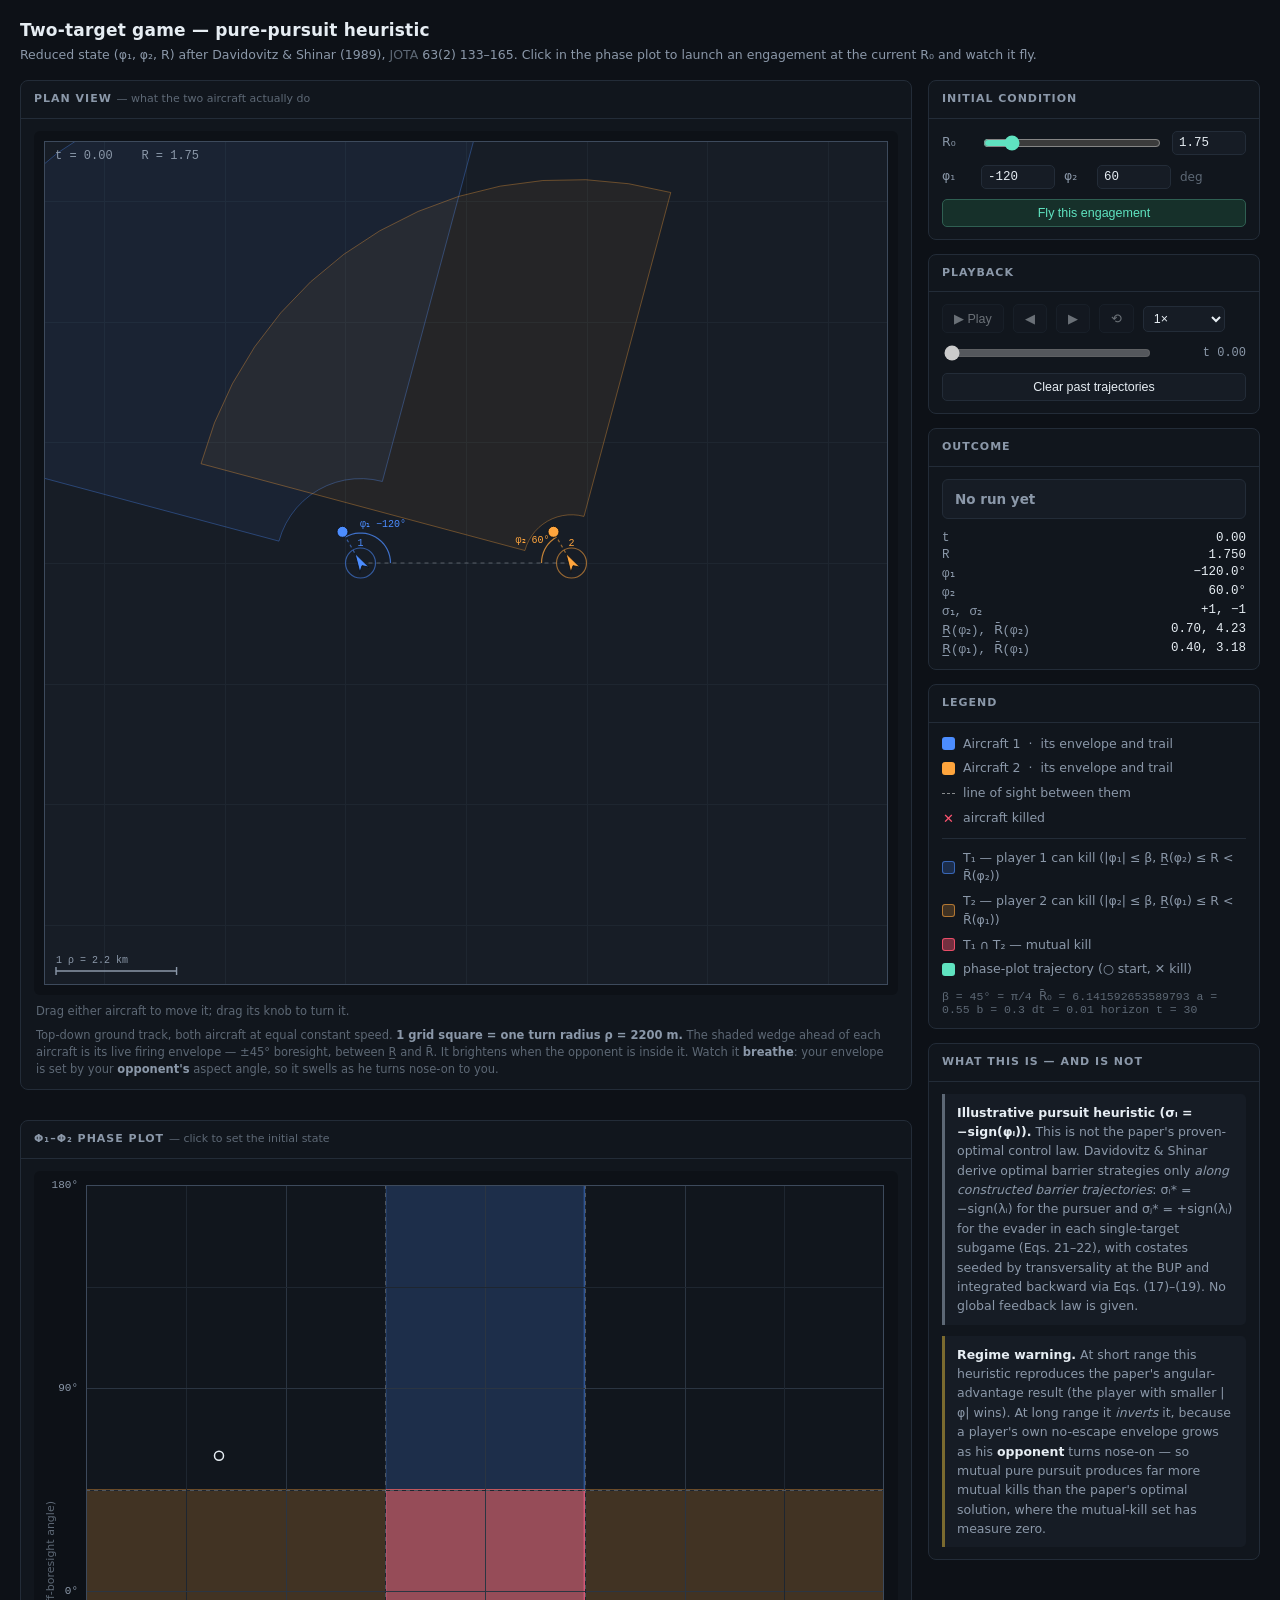
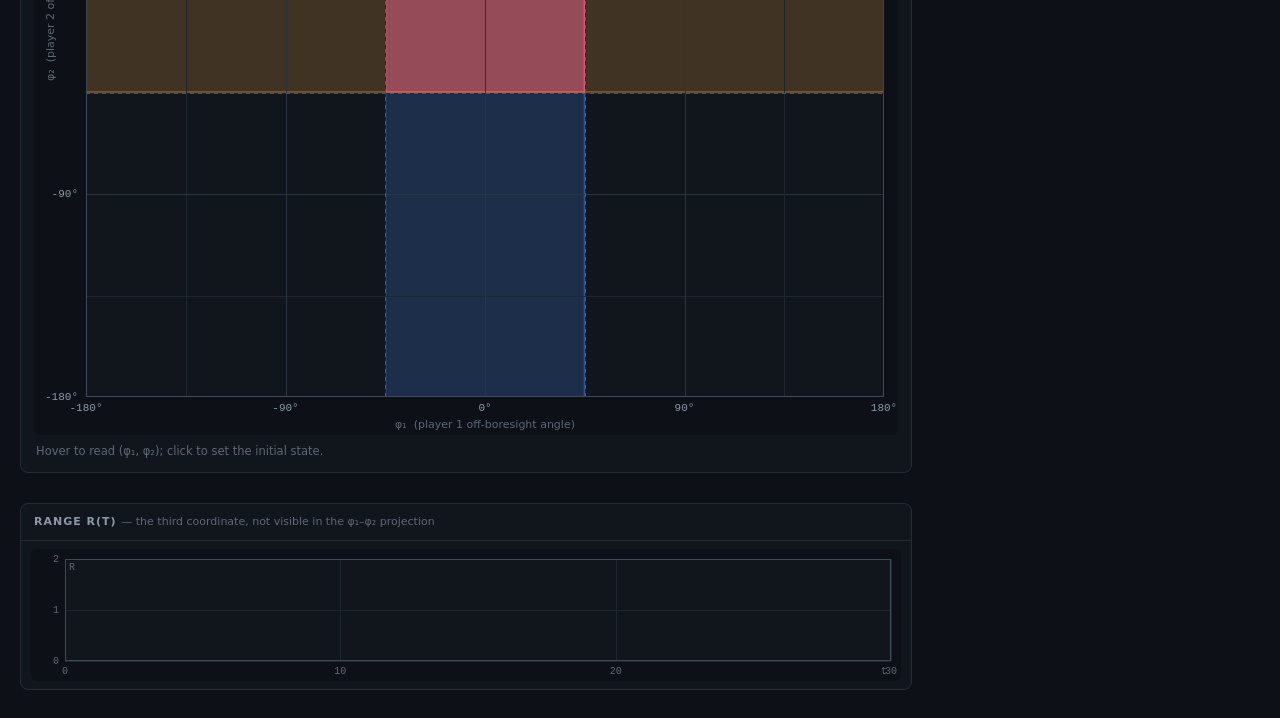
<file: index.html>
<!DOCTYPE html>
<html lang="en">
<head>
<meta charset="utf-8">
<meta name="viewport" content="width=device-width, initial-scale=1">
<title>Two-Target Game — Pure-Pursuit Heuristic Demo</title>
<style>
  :root {
    --bg: #0d1117;
    --panel: #11161d;
    --panel2: #161c25;
    --line: #232c38;
    --text: #e6edf3;
    --dim: #8b98a9;
    --dimmer: #5d6875;
    --p1: #4c8dff;
    --p2: #ffa53d;
    --both: #ff5470;
    --accent: #5fe3c0;
  }
  * { box-sizing: border-box; }
  html, body { margin: 0; padding: 0; background: var(--bg); color: var(--text); }
  body {
    font: 14px/1.5 system-ui, -apple-system, "Segoe UI", Roboto, sans-serif;
    padding: 18px 20px 28px;
  }
  h1 { font-size: 17px; margin: 0 0 2px; font-weight: 600; letter-spacing: .2px; }
  .sub { color: var(--dim); font-size: 12.5px; margin: 0 0 16px; }
  .sub em { color: var(--dimmer); font-style: normal; }

  .wrap {
    display: grid;
    grid-template-columns: minmax(380px, 1.25fr) minmax(300px, 1fr) 332px;
    grid-template-areas:
      "plan  phase side"
      "rt    rt    side";
    gap: 16px;
    align-items: start;
    max-width: 1580px;
  }
  #planCard  { grid-area: plan; }
  #phaseCard { grid-area: phase; }
  #rtCard    { grid-area: rt; }
  #side      { grid-area: side; }
  @media (max-width: 1300px) {
    .wrap {
      grid-template-columns: minmax(0, 1fr) 332px;
      grid-template-areas: "plan side" "phase side" "rt side";
    }
  }
  @media (max-width: 900px) {
    .wrap { grid-template-columns: 1fr; grid-template-areas: "plan" "phase" "rt" "side"; }
  }

  .card { background: var(--panel); border: 1px solid var(--line); border-radius: 8px; }
  .card + .card { margin-top: 14px; }
  .card h2 {
    font-size: 11px; text-transform: uppercase; letter-spacing: .09em;
    color: var(--dim); margin: 0; padding: 10px 13px; border-bottom: 1px solid var(--line); font-weight: 600;
  }
  .card h2 .plain { text-transform: none; letter-spacing: 0; color: var(--dimmer); font-weight: 400; }
  .card .body { padding: 12px 13px; }

  canvas { display: block; width: 100%; border-radius: 6px; }
  #plan, #plot { aspect-ratio: 1 / 1; }
  #plan { cursor: default; }
  #plot { cursor: crosshair; }
  #rplot { height: 132px; }
  .capt { color: var(--dimmer); font-size: 11.5px; margin: 8px 2px 0; line-height: 1.45; }
  .capt b { color: var(--dim); font-weight: 600; }

  .row { display: flex; align-items: center; gap: 9px; margin-bottom: 10px; }
  .row:last-child { margin-bottom: 0; }
  label { color: var(--dim); font-size: 12.5px; min-width: 30px; }
  input[type=range] { flex: 1; accent-color: var(--accent); min-width: 0; }
  input[type=number] {
    width: 74px; background: var(--panel2); color: var(--text);
    border: 1px solid var(--line); border-radius: 5px; padding: 4px 6px;
    font: 12.5px ui-monospace, SFMono-Regular, Consolas, monospace;
  }
  button {
    background: var(--panel2); color: var(--text); border: 1px solid var(--line);
    border-radius: 5px; padding: 6px 11px; font-size: 12.5px; cursor: pointer;
  }
  button:hover:not(:disabled) { background: #1d2531; border-color: #33404f; }
  button:disabled { opacity: .42; cursor: default; }
  button.primary { border-color: #2f5f52; background: #16302a; color: var(--accent); }
  button.primary:hover:not(:disabled) { background: #1b3b33; }
  select {
    background: var(--panel2); color: var(--text); border: 1px solid var(--line);
    border-radius: 5px; padding: 4px 6px; font-size: 12.5px;
  }
  .tval { font: 12px ui-monospace, SFMono-Regular, Consolas, monospace; color: var(--dim); min-width: 84px; text-align: right; }

  .readout { display: grid; grid-template-columns: auto 1fr; gap: 3px 12px; font: 12.5px ui-monospace, SFMono-Regular, Consolas, monospace; }
  .readout dt { color: var(--dim); }
  .readout dd { margin: 0; text-align: right; }

  #outcome {
    padding: 9px 12px; border-radius: 6px; font-size: 13.5px; font-weight: 600;
    border: 1px solid var(--line); background: var(--panel2); color: var(--dim);
  }
  #outcome.p1 { border-color: var(--p1); color: var(--p1); background: rgba(76,141,255,.10); }
  #outcome.p2 { border-color: var(--p2); color: var(--p2); background: rgba(255,165,61,.10); }
  #outcome.mutual { border-color: var(--both); color: var(--both); background: rgba(255,84,112,.10); }
  #outcome.draw { border-color: #46525f; color: var(--text); }
  #outcome.numerical, #outcome.terminal0 { border-color: #7a6a2f; color: #e2c268; background: rgba(226,194,104,.08); }
  #outcome small { display: block; font-weight: 400; font-size: 11.5px; color: var(--dim); margin-top: 3px; }

  .legend { display: grid; gap: 6px; font-size: 12.5px; color: var(--dim); }
  .legend div { display: flex; align-items: center; gap: 8px; }
  .legend hr { border: none; border-top: 1px solid var(--line); margin: 4px 0; }
  .sw { width: 13px; height: 13px; border-radius: 3px; flex: none; }
  .sw.t1 { background: rgba(76,141,255,.20); border: 1px solid rgba(76,141,255,.6); }
  .sw.t2 { background: rgba(255,165,61,.20); border: 1px solid rgba(255,165,61,.6); }
  .sw.both { background: rgba(255,84,112,.42); border: 1px solid rgba(255,84,112,.85); }
  .sw.ac1 { background: var(--p1); }
  .sw.ac2 { background: var(--p2); }
  .sw.kill { background: transparent; color: var(--both); border-radius: 0; text-align: center; line-height: 13px; font-size: 13px; }
  .sw.trail { background: var(--accent); }
  .sw.dash { background: transparent; border-top: 1px dashed rgba(255,255,255,.5); height: 1px; border-radius: 0; }

  .disclosure { font-size: 12.5px; line-height: 1.55; }
  .disclosure blockquote {
    margin: 0 0 11px; padding: 9px 12px; border-left: 3px solid var(--dimmer);
    background: var(--panel2); border-radius: 0 5px 5px 0; color: var(--dim);
  }
  .disclosure blockquote:last-child { margin-bottom: 0; border-left-color: #7a6a2f; }
  .disclosure strong { color: var(--text); }
  .params { color: var(--dimmer); font: 11.5px ui-monospace, SFMono-Regular, Consolas, monospace; margin-top: 10px; }
</style>
</head>
<body>

<h1>Two-target game — pure-pursuit heuristic</h1>
<p class="sub">
  Reduced state (φ₁, φ₂, R) after Davidovitz &amp; Shinar (1989), <em>JOTA</em> 63(2) 133–165.
  Click in the phase plot to launch an engagement at the current R₀ and watch it fly.
</p>

<div class="wrap">

  <!-- ============ plan view (primary) ============ -->
  <div class="card" id="planCard">
    <h2>Plan view <span class="plain">— what the two aircraft actually do</span></h2>
    <div class="body">
      <canvas id="plan"></canvas>
      <p class="capt" id="planHint">Drag either aircraft to move it; drag its knob to turn it.</p>
      <p class="capt">
        Top-down ground track, both aircraft at equal constant speed. <b>1 grid square = one
        turn radius ρ = 2200 m.</b> The shaded wedge ahead of each aircraft is its live firing
        envelope — ±45° boresight, between R̲ and R̄. It brightens when the opponent is inside
        it. Watch it <b>breathe</b>: your envelope is set by your <b>opponent's</b> aspect
        angle, so it swells as he turns nose-on to you.
      </p>
    </div>
  </div>

  <!-- ============ phase plot ============ -->
  <div class="card" id="phaseCard">
    <h2>φ₁–φ₂ phase plot <span class="plain">— click to set the initial state</span></h2>
    <div class="body">
      <canvas id="plot"></canvas>
      <p class="capt" id="hint">Hover to read (φ₁, φ₂); click to set the initial state.</p>
    </div>
  </div>

  <!-- ============ R(t) ============ -->
  <div class="card" id="rtCard">
    <h2>Range R(t) <span class="plain">— the third coordinate, not visible in the φ₁–φ₂ projection</span></h2>
    <div class="body" style="padding:8px 10px"><canvas id="rplot"></canvas></div>
  </div>

  <!-- ============ sidebar ============ -->
  <div id="side">
    <div class="card">
      <h2>Initial condition</h2>
      <div class="body">
        <div class="row">
          <label for="r0slider">R₀</label>
          <input type="range" id="r0slider" min="0.2" max="12" step="0.05" value="1.75">
          <input type="number" id="r0num" min="0.2" max="12" step="0.05" value="1.75">
        </div>
        <div class="row">
          <label for="phi1num">φ₁</label>
          <input type="number" id="phi1num" min="-180" max="180" step="1" value="-120">
          <label for="phi2num" style="min-width:24px">φ₂</label>
          <input type="number" id="phi2num" min="-180" max="180" step="1" value="60">
          <span style="color:var(--dimmer);font-size:12px">deg</span>
        </div>
        <div class="row">
          <button id="fly" class="primary" style="flex:1">Fly this engagement</button>
        </div>
      </div>
    </div>

    <div class="card">
      <h2>Playback</h2>
      <div class="body">
        <div class="row">
          <button id="play" disabled>▶ Play</button>
          <button id="stepBack" disabled title="one frame back">◀</button>
          <button id="stepFwd" disabled title="one frame forward">▶</button>
          <button id="replay" disabled title="back to t = 0">⟲</button>
          <select id="speed" title="Playback rate in simulated time units per real second. 1 normalized time unit = ρ/V ≈ 6.1 s of real flight, so 1× here is about 15× real time.">
            <option value="0.1636">real time</option>
            <option value="0.6">0.25×</option>
            <option value="1.2">0.5×</option>
            <option value="2.4" selected>1×</option>
            <option value="4.8">2×</option>
            <option value="12">5×</option>
          </select>
        </div>
        <div class="row">
          <input type="range" id="scrub" min="0" max="0" value="0" disabled>
          <span class="tval" id="scrubLbl">t 0.00</span>
        </div>
        <div class="row">
          <button id="clear" style="flex:1">Clear past trajectories</button>
        </div>
      </div>
    </div>

    <div class="card">
      <h2>Outcome</h2>
      <div class="body">
        <div id="outcome">No run yet</div>
        <dl class="readout" style="margin:12px 0 0">
          <dt>t</dt><dd id="rd-t">0.00</dd>
          <dt>R</dt><dd id="rd-r">1.750</dd>
          <dt>φ₁</dt><dd id="rd-p1">−120.0°</dd>
          <dt>φ₂</dt><dd id="rd-p2">60.0°</dd>
          <dt>σ₁, σ₂</dt><dd id="rd-sig">+1, −1</dd>
          <dt>R̲(φ₂), R̄(φ₂)</dt><dd id="rd-b1">—</dd>
          <dt>R̲(φ₁), R̄(φ₁)</dt><dd id="rd-b2">—</dd>
        </dl>
      </div>
    </div>

    <div class="card">
      <h2>Legend</h2>
      <div class="body">
        <div class="legend">
          <div><span class="sw ac1"></span> Aircraft 1 &nbsp;·&nbsp; its envelope and trail</div>
          <div><span class="sw ac2"></span> Aircraft 2 &nbsp;·&nbsp; its envelope and trail</div>
          <div><span class="sw dash"></span> line of sight between them</div>
          <div><span class="sw kill">✕</span> aircraft killed</div>
          <hr>
          <div><span class="sw t1"></span> T₁ — player 1 can kill (|φ₁| ≤ β, R̲(φ₂) ≤ R &lt; R̄(φ₂))</div>
          <div><span class="sw t2"></span> T₂ — player 2 can kill (|φ₂| ≤ β, R̲(φ₁) ≤ R &lt; R̄(φ₁))</div>
          <div><span class="sw both"></span> T₁ ∩ T₂ — mutual kill</div>
          <div><span class="sw trail"></span> phase-plot trajectory (○ start, ✕ kill)</div>
        </div>
        <div class="params" id="paramline"></div>
      </div>
    </div>

    <div class="card">
      <h2>What this is — and is not</h2>
      <div class="body disclosure">
        <blockquote>
          <strong>Illustrative pursuit heuristic (σᵢ = −sign(φᵢ)).</strong> This is not the paper's
          proven-optimal control law. Davidovitz &amp; Shinar derive optimal barrier strategies only
          <em>along constructed barrier trajectories</em>: σᵢ* = −sign(λᵢ) for the pursuer and
          σⱼ* = +sign(λⱼ) for the evader in each single-target subgame (Eqs. 21–22), with costates
          seeded by transversality at the BUP and integrated backward via Eqs. (17)–(19). No global
          feedback law is given.
        </blockquote>
        <blockquote>
          <strong>Regime warning.</strong> At short range this heuristic reproduces the paper's
          angular-advantage result (the player with smaller |φ| wins). At long range it
          <em>inverts</em> it, because a player's own no-escape envelope grows as his
          <strong>opponent</strong> turns nose-on — so mutual pure pursuit produces far more mutual
          kills than the paper's optimal solution, where the mutual-kill set has measure zero.
        </blockquote>
      </div>
    </div>
  </div>
</div>

<script src="sim.js"></script>
<script src="render.js"></script>
<script>
(function () {
  'use strict';

  var P = Sim.PARAMS;
  var el = function (id) { return document.getElementById(id); };
  var plan = el('plan'), plot = el('plot'), rplot = el('rplot');

  var ui = {
    r0slider: el('r0slider'), r0num: el('r0num'),
    phi1num: el('phi1num'), phi2num: el('phi2num'),
    fly: el('fly'),
    play: el('play'), stepBack: el('stepBack'), stepFwd: el('stepFwd'),
    replay: el('replay'), scrub: el('scrub'), scrubLbl: el('scrubLbl'),
    speed: el('speed'), clear: el('clear'),
    outcome: el('outcome'), hint: el('hint'), planHint: el('planHint'),
    t: el('rd-t'), r: el('rd-r'), p1: el('rd-p1'), p2: el('rd-p2'), sig: el('rd-sig'),
    b1: el('rd-b1'), b2: el('rd-b2')
  };

  var state = {
    R0: 1.75,
    phi1: Sim.toRad(-120),
    phi2: Sim.toRad(60),
    // Absolute ground pose of the pair before launch. The reduced state carries
    // no position or orientation, so regenerating this from (R, phi1, phi2)
    // every frame would snap a dragged arrangement back to the canonical pose.
    // This is the master while editing; the reduced values are derived from it.
    setup: null,
    run: null,        // fully integrated before playback starts
    cursor: 0,        // index into run.path
    playing: false,
    camera: null,     // fixed for the whole run, so the plan view never drifts
    editCamera: null, // frozen during a drag so the aircraft tracks the cursor
    drag: null,       // { which: 1|2, mode: 'move'|'turn' }
    accum: 0,         // fractional step carry-over for rate-based playback
    lastTs: 0,
    ghosts: [],
    hover: null
  };

  // --- formatting -----------------------------------------------------------
  function fmt(v, n) {
    if (!isFinite(v)) return '—';
    var s = v.toFixed(n);
    return s.charAt(0) === '-' ? '−' + s.slice(1) : s;   // U+2212 reads better
  }
  var deg = function (rad) { return fmt(Sim.toDeg(rad), 1) + '°'; };
  function sgnStr(s) { return s > 0 ? '+1' : (s < 0 ? '−1' : ' 0'); }

  var R_MIN = 0.2, R_MAX = 12;
  function clampR(v) { return Math.min(R_MAX, Math.max(R_MIN, v)); }

  // Rebuild the ground pose from the reduced values, preserving whatever the
  // caller did not change: the midpoint and the line-of-sight direction stay
  // put, so moving the R0 slider slides the pair apart along the current LOS
  // and setting phi from the phase plot just rotates the aircraft in place.
  function setupFromReduced(keepFrame) {
    var mid = { x: 0, y: 0 }, psi = 0;
    if (keepFrame && state.setup) {
      var q = state.setup;
      mid.x = 0.5 * (q.x1 + q.x2); mid.y = 0.5 * (q.y1 + q.y2);
      psi = Math.atan2(q.y2 - q.y1, q.x2 - q.x1);
    }
    var hx = 0.5 * state.R0 * Math.cos(psi), hy = 0.5 * state.R0 * Math.sin(psi);
    state.setup = {
      x1: mid.x - hx, y1: mid.y - hy, th1: psi - state.phi1,
      x2: mid.x + hx, y2: mid.y + hy, th2: psi + Math.PI - state.phi2
    };
  }

  // Inverse direction: the drag moved the aircraft, so read the reduced state
  // back off the pose. Same inversion the acceptance checks exercise.
  function reducedFromSetup() {
    var b = Sim.recoverReduced(state.setup);
    state.R0 = clampR(b.R);
    state.phi1 = b.phi1;
    state.phi2 = b.phi2;
    ui.r0slider.value = String(state.R0);
    ui.r0num.value = state.R0.toFixed(2);
    ui.phi1num.value = Sim.toDeg(state.phi1).toFixed(0);
    ui.phi2num.value = Sim.toDeg(state.phi2).toFixed(0);
  }

  // A one-record path, so the plan view can draw the pre-launch arrangement
  // with exactly the same code that draws a run.
  function setupPath() {
    var q = state.setup;
    return [{
      t: 0, R: state.R0, phi1: state.phi1, phi2: state.phi2,
      x1: q.x1, y1: q.y1, th1: q.th1, x2: q.x2, y2: q.y2, th2: q.th2
    }];
  }

  function refreshEditCamera() { state.editCamera = Render.fitCamera(setupPath()); }

  // Editable whenever the plan view is showing the initial arrangement.
  function editable() { return !state.playing && (!state.run || state.cursor === 0); }

  function atEnd() { return state.run && state.cursor >= state.run.path.length - 1; }
  function current() {
    if (!state.run) return { t: 0, R: state.R0, phi1: state.phi1, phi2: state.phi2 };
    return state.run.path[state.cursor];
  }

  // --- drawing --------------------------------------------------------------
  function draw() {
    var run = state.run;
    var full = run ? run.path : setupPath();
    var shown = run ? run.path.slice(0, state.cursor + 1) : null;
    var finalOutcome = run && atEnd() ? run.outcome : null;

    Render.drawPlanView(plan, {
      path: full,
      cursor: run ? state.cursor : 0,
      camera: run ? state.camera : state.editCamera,
      outcome: finalOutcome,
      editable: editable()
    });
    Render.drawPlot(plot, {
      R0: state.R0,
      path: shown,
      start: run ? null : { phi1: state.phi1, phi2: state.phi2 },
      outcome: finalOutcome,
      ghosts: state.ghosts,
      hover: state.hover
    });
    Render.drawRPlot(rplot, { R0: state.R0, path: shown || [] });
    updateReadout();
    ui.planHint.textContent = editable()
      ? 'Drag either aircraft to move it; drag its knob to turn it.'
      : 'Rewind (⟲) or click the plan view to get back to the setup and reposition.';
  }

  function updateReadout() {
    var s = current();
    ui.t.textContent = fmt(s.t || 0, 2);
    ui.r.textContent = fmt(s.R, 3);
    ui.p1.textContent = deg(s.phi1);
    ui.p2.textContent = deg(s.phi2);
    var u = Sim.control(s);
    ui.sig.textContent = sgnStr(u.s1) + ', ' + sgnStr(u.s2);
    // Player i's range bounds depend on the OPPONENT's angle (Eqs. 7-9).
    ui.b1.textContent = fmt(Sim.RminOf(s.phi2), 2) + ', ' + fmt(Sim.RmaxOf(s.phi2), 2);
    ui.b2.textContent = fmt(Sim.RminOf(s.phi1), 2) + ', ' + fmt(Sim.RmaxOf(s.phi1), 2);
    ui.scrubLbl.textContent = 't ' + fmt(s.t || 0, 2);
  }

  function setOutcome(cls, text, sub) {
    ui.outcome.className = cls || '';
    ui.outcome.textContent = text;
    if (sub) {
      var s = document.createElement('small');
      s.textContent = sub;
      ui.outcome.appendChild(s);
    }
  }

  var OUT_SUB = {
    p1: 'Player 1 entered T₁ alone: |φ₁| ≤ β and R̲(φ₂) ≤ R < R̄(φ₂).',
    p2: 'Player 2 entered T₂ alone: |φ₂| ≤ β and R̲(φ₁) ≤ R < R̄(φ₁).',
    mutual: 'Both target sets entered on the same step (T₁ ∩ T₂ is checked first).',
    draw: 'No termination within the t = 30 horizon.',
    numerical: 'R fell below 0.01 with no target set entered. Not a game outcome — R appears in a denominator in φ̇.'
  };

  function refreshOutcomeLabel() {
    var run = state.run;
    if (!run) { setOutcome('', 'No run yet', null); return; }
    if (run.outcome === Sim.OUTCOMES.TERMINAL0) return;   // set once, in startRun
    if (atEnd()) setOutcome(run.outcome, Sim.LABELS[run.outcome], OUT_SUB[run.outcome]);
    else setOutcome('', 'Playing…', 'Outcome hidden until the run reaches its end.');
  }

  // --- run control ----------------------------------------------------------

  function admissible(phi1, phi2, R) {
    var s = { R: R, phi1: Sim.wrap(phi1), phi2: Sim.wrap(phi2) };
    var t1 = Sim.inT1(s), t2 = Sim.inT2(s);
    return { ok: !(t1 || t2), t1: t1, t2: t2 };
  }

  function setPlaybackEnabled(on) {
    ui.play.disabled = !on;
    ui.stepBack.disabled = !on;
    ui.stepFwd.disabled = !on;
    ui.replay.disabled = !on;
    ui.scrub.disabled = !on;
  }

  function startRun() {
    stop();
    if (state.run && state.run.path.length > 8) {
      state.ghosts.push(state.run.path);
      if (state.ghosts.length > 12) state.ghosts.shift();
    }

    var run = Sim.createRun(state.phi1, state.phi2, state.R0, { phys0: state.setup });

    // §3 admissibility: the click is accepted, but reported immediately.
    if (run.outcome === Sim.OUTCOMES.TERMINAL0) {
      var k = run.terminal0Kind;
      var which = k === Sim.OUTCOMES.MUTUAL ? 'already in T₁ ∩ T₂'
                : k === Sim.OUTCOMES.P1 ? 'already in T₁' : 'already in T₂';
      state.run = run;
      state.cursor = 0;
      state.camera = Render.fitCamera(run.path);
      setPlaybackEnabled(false);
      ui.scrub.max = 0; ui.scrub.value = 0;
      setOutcome('terminal0', 'Initial state already terminal',
        'Not an admissible initial condition — ' + which + ' at t = 0. Pick a point outside the shaded regions.');
      draw();
      return;
    }

    // Integrate the whole engagement up front (well under a millisecond). This
    // keeps the plan view's camera fixed for the run and makes the timeline
    // scrubbable, which matters when walking an audience through a case.
    while (!run.done) run.step();

    state.run = run;
    state.cursor = 0;
    state.camera = Render.fitCamera(run.path);
    ui.scrub.max = String(run.path.length - 1);
    ui.scrub.value = '0';
    setPlaybackEnabled(true);
    play(true);
  }

  function play(on) {
    state.playing = on && state.run && !atEnd();
    ui.play.textContent = state.playing ? '❚❚ Pause' : '▶ Play';
    refreshOutcomeLabel();
    if (state.playing) {
      state.lastTs = 0;
      state.accum = 0;
      requestAnimationFrame(frame);
    }
  }

  function stop() { state.playing = false; ui.play.textContent = '▶ Play'; }

  // Advance by elapsed wall-clock time rather than a fixed number of steps per
  // frame: a fixed step count runs twice as fast on a 120 Hz display as on a
  // 60 Hz one. ui.speed.value is simulated time units per real second.
  function frame(ts) {
    if (!state.playing || !state.run) return;
    var now = ts || 0;
    var dtReal = state.lastTs ? (now - state.lastTs) / 1000 : 1 / 60;
    state.lastTs = now;
    if (!(dtReal > 0)) dtReal = 1 / 60;
    dtReal = Math.min(dtReal, 0.1);          // swallow tab-switch gaps

    state.accum += (parseFloat(ui.speed.value) * dtReal) / P.dt;
    var n = Math.floor(state.accum);
    if (n > 0) {
      state.accum -= n;
      setCursor(state.cursor + n, false);
    }
    if (atEnd()) { stop(); refreshOutcomeLabel(); draw(); return; }
    draw();
    requestAnimationFrame(frame);
  }

  function setCursor(i, redraw) {
    if (!state.run) return;
    var last = state.run.path.length - 1;
    state.cursor = Math.max(0, Math.min(i, last));
    ui.scrub.value = String(state.cursor);
    if (redraw) { refreshOutcomeLabel(); draw(); }
  }

  // --- inputs ---------------------------------------------------------------

  function setR0(v, fromSlider) {
    v = Math.min(12, Math.max(0.2, isFinite(v) ? v : 1.75));
    state.R0 = v;
    if (!fromSlider) ui.r0slider.value = String(v);
    ui.r0num.value = v.toFixed(2);
    setupFromReduced(true);
    refreshEditCamera();
    // Target-set shading updates live with R0 (spec §5); the old run no longer
    // belongs to this range, so clear it.
    stop();
    state.run = null; state.cursor = 0; state.camera = null;
    setPlaybackEnabled(false);
    setOutcome('', 'No run yet', null);
    draw();
  }

  function setStart(phi1, phi2, autorun) {
    state.phi1 = Sim.wrap(phi1);
    state.phi2 = Sim.wrap(phi2);
    ui.phi1num.value = Sim.toDeg(state.phi1).toFixed(0);
    ui.phi2num.value = Sim.toDeg(state.phi2).toFixed(0);
    setupFromReduced(true);
    refreshEditCamera();
    if (autorun) startRun();
    else {
      stop();
      state.run = null; state.cursor = 0; state.camera = null;
      setPlaybackEnabled(false);
      setOutcome('', 'No run yet', null);
      draw();
    }
  }

  ui.r0slider.addEventListener('input', function () { setR0(parseFloat(ui.r0slider.value), true); });
  ui.r0num.addEventListener('change', function () { setR0(parseFloat(ui.r0num.value), false); });
  ui.phi1num.addEventListener('change', function () {
    setStart(Sim.toRad(parseFloat(ui.phi1num.value) || 0), state.phi2, false);
  });
  ui.phi2num.addEventListener('change', function () {
    setStart(state.phi1, Sim.toRad(parseFloat(ui.phi2num.value) || 0), false);
  });

  ui.fly.addEventListener('click', function () { startRun(); });
  ui.play.addEventListener('click', function () {
    if (state.playing) { stop(); refreshOutcomeLabel(); }
    else { if (atEnd()) setCursor(0, false); play(true); }
  });
  ui.replay.addEventListener('click', function () { stop(); setCursor(0, true); });
  ui.stepBack.addEventListener('click', function () { stop(); setCursor(state.cursor - 1, true); });
  ui.stepFwd.addEventListener('click', function () { stop(); setCursor(state.cursor + 1, true); });
  ui.scrub.addEventListener('input', function () { stop(); setCursor(parseInt(ui.scrub.value, 10), true); });
  ui.clear.addEventListener('click', function () { state.ghosts = []; draw(); });

  // --- phase-plot interaction ----------------------------------------------

  function canvasPoint(ev) {
    var rect = plot.getBoundingClientRect();
    return { px: ev.clientX - rect.left, py: ev.clientY - rect.top };
  }

  var HINT = 'Hover to read (φ₁, φ₂); click to set the initial state.';

  plot.addEventListener('mousemove', function (ev) {
    var g = Render.geom(plot), pt = canvasPoint(ev);
    if (!g.contains(pt.px, pt.py)) {
      if (state.hover) { state.hover = null; ui.hint.textContent = HINT; draw(); }
      return;
    }
    state.hover = pt;
    var phi1 = Sim.wrap(g.invX(pt.px)), phi2 = Sim.wrap(g.invY(pt.py));
    var adm = admissible(phi1, phi2, state.R0);
    ui.hint.textContent = 'φ₁ = ' + Sim.toDeg(phi1).toFixed(1) + '°, φ₂ = ' + Sim.toDeg(phi2).toFixed(1) + '°'
      + (adm.ok ? '  — admissible' : '  — already terminal at t = 0 ('
          + (adm.t1 && adm.t2 ? 'T₁ ∩ T₂' : adm.t1 ? 'T₁' : 'T₂') + ')');
    if (!state.playing) draw();
  });

  plot.addEventListener('mouseleave', function () {
    state.hover = null;
    ui.hint.textContent = HINT;
    if (!state.playing) draw();
  });

  plot.addEventListener('click', function (ev) {
    var g = Render.geom(plot), pt = canvasPoint(ev);
    if (!g.contains(pt.px, pt.py)) return;
    setStart(g.invX(pt.px), g.invY(pt.py), true);
  });

  // --- plan-view dragging ---------------------------------------------------

  function planPoint(ev) {
    var rect = plan.getBoundingClientRect();
    return { px: ev.clientX - rect.left, py: ev.clientY - rect.top };
  }

  // Returns { which, mode } for whatever is under the cursor. The rotate knob
  // wins over the body, since the two overlap at small zoom.
  function planHit(pt) {
    var g = Render.planGeom(plan, state.editCamera);
    var q = state.setup, H = Render.HANDLE_PX;
    var acs = [
      { which: 1, x: q.x1, y: q.y1, th: q.th1 },
      { which: 2, x: q.x2, y: q.y2, th: q.th2 }
    ];
    var i, a, cx, cy, kx, ky;
    for (i = 0; i < 2; i++) {
      a = acs[i];
      cx = g.X(a.x); cy = g.Y(a.y);
      kx = cx + H.stalk * Math.cos(a.th);
      ky = cy - H.stalk * Math.sin(a.th);
      if (Math.hypot(pt.px - kx, pt.py - ky) <= H.knob + 6) {
        return { which: a.which, mode: 'turn' };
      }
    }
    for (i = 0; i < 2; i++) {
      a = acs[i];
      cx = g.X(a.x); cy = g.Y(a.y);
      if (Math.hypot(pt.px - cx, pt.py - cy) <= H.body) {
        return { which: a.which, mode: 'move' };
      }
    }
    return null;
  }

  function applyDrag(pt) {
    var g = Render.planGeom(plan, state.editCamera);
    var q = state.setup, d = state.drag;
    var wx = g.invX(pt.px), wy = g.invY(pt.py);

    if (d.mode === 'turn') {
      var cx = d.which === 1 ? q.x1 : q.x2, cy = d.which === 1 ? q.y1 : q.y2;
      var th = Math.atan2(wy - cy, wx - cx);
      if (d.which === 1) q.th1 = th; else q.th2 = th;
    } else {
      // Keep the pair inside the frozen frame, and keep R within the range the
      // R0 control allows, by clamping along the line of sight.
      var m = state.editCamera.ext * 0.06;
      var lo = state.editCamera.cx - state.editCamera.ext / 2 + m;
      var hi = state.editCamera.cx + state.editCamera.ext / 2 - m;
      var lo2 = state.editCamera.cy - state.editCamera.ext / 2 + m;
      var hi2 = state.editCamera.cy + state.editCamera.ext / 2 - m;
      wx = Math.min(hi, Math.max(lo, wx));
      wy = Math.min(hi2, Math.max(lo2, wy));

      var ox = d.which === 1 ? q.x2 : q.x1, oy = d.which === 1 ? q.y2 : q.y1;
      var dx = wx - ox, dy = wy - oy, r = Math.hypot(dx, dy);
      if (r < 1e-9) { dx = 1; dy = 0; r = 1; }
      var rc = clampR(r);
      wx = ox + (dx / r) * rc;
      wy = oy + (dy / r) * rc;

      if (d.which === 1) { q.x1 = wx; q.y1 = wy; } else { q.x2 = wx; q.y2 = wy; }
    }
    reducedFromSetup();
    draw();
  }

  plan.addEventListener('mousedown', function (ev) {
    // A run is on screen past its start: rewind to the arrangement first, so
    // what is drawn is what a drag would actually edit.
    if (state.run && state.cursor !== 0) {
      stop();
      setCursor(0, true);
    }
    if (!editable()) return;
    var pt = planPoint(ev);
    var hit = planHit(pt);
    if (!hit) return;
    ev.preventDefault();
    // Editing invalidates the flown run; drop it and go back to setup.
    state.run = null; state.cursor = 0; state.camera = null;
    setPlaybackEnabled(false);
    setOutcome('', 'No run yet', null);
    state.drag = hit;
    plan.style.cursor = 'grabbing';
    applyDrag(pt);
  });

  window.addEventListener('mousemove', function (ev) {
    if (!state.drag) return;
    applyDrag(planPoint(ev));
  });

  window.addEventListener('mouseup', function () {
    if (!state.drag) return;
    state.drag = null;
    plan.style.cursor = 'default';
    refreshEditCamera();   // reframe once the drag settles
    draw();
  });

  plan.addEventListener('mousemove', function (ev) {
    if (state.drag) return;
    if (!editable()) { plan.style.cursor = 'default'; return; }
    var hit = planHit(planPoint(ev));
    plan.style.cursor = hit ? (hit.mode === 'turn' ? 'crosshair' : 'grab') : 'default';
  });

  window.addEventListener('resize', function () { draw(); });

  // --- boot -----------------------------------------------------------------
  el('paramline').textContent =
    'β = 45° = π/4    R̄₀ = ' + P.Rbar0 + '    a = ' + P.a + '    b = ' + P.b +
    '    dt = ' + P.dt + '    horizon t = ' + P.tMax;
  setupFromReduced(false);
  setR0(1.75, false);
  refreshEditCamera();
  draw();
})();
</script>
</body>
</html>
</file>
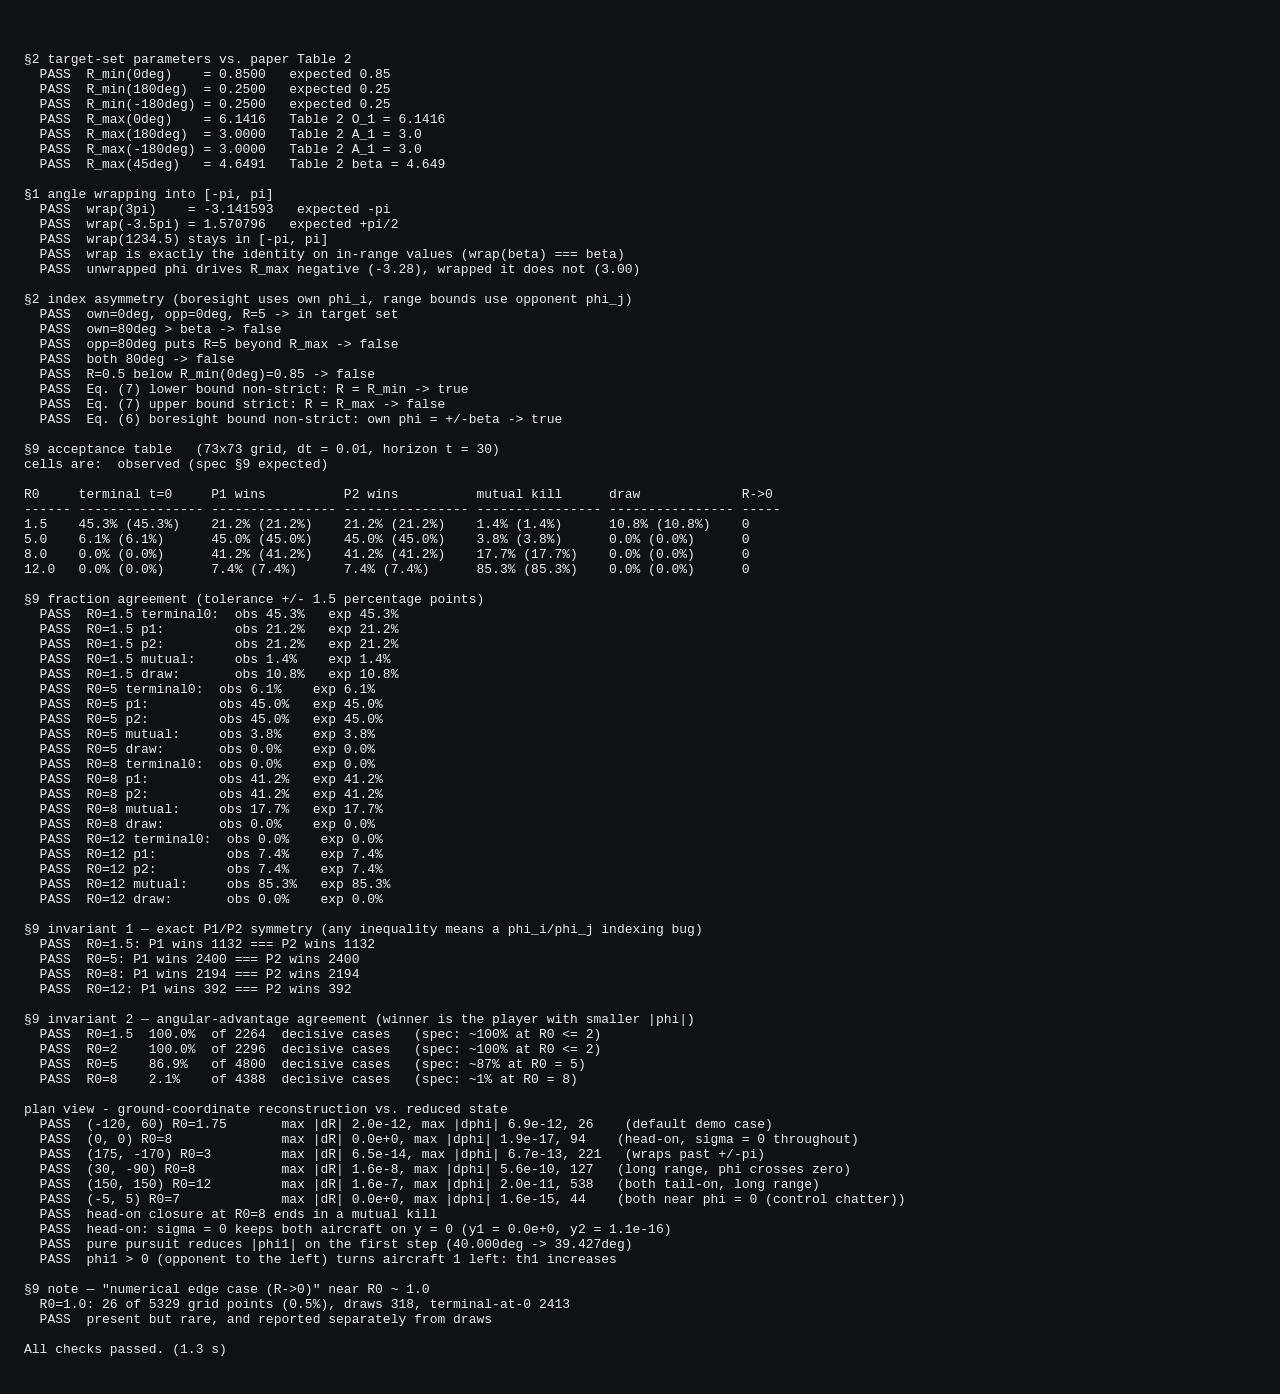
<file: test_acceptance.html>
<!DOCTYPE html>
<meta charset="utf-8">
<title>acceptance checks</title>
<!-- Browser harness for test_acceptance.js, for machines without Node.
     Same test code, same sim.js. Also usable headless:
       chrome --headless --disable-gpu --dump-dom test_acceptance.html -->
<style>body{background:#0e1116;color:#e6edf3;font:13px ui-monospace,Consolas,monospace;padding:16px}</style>
<pre id="out">running…</pre>
<script src="sim.js"></script>
<script src="test_acceptance.js"></script>
</file>
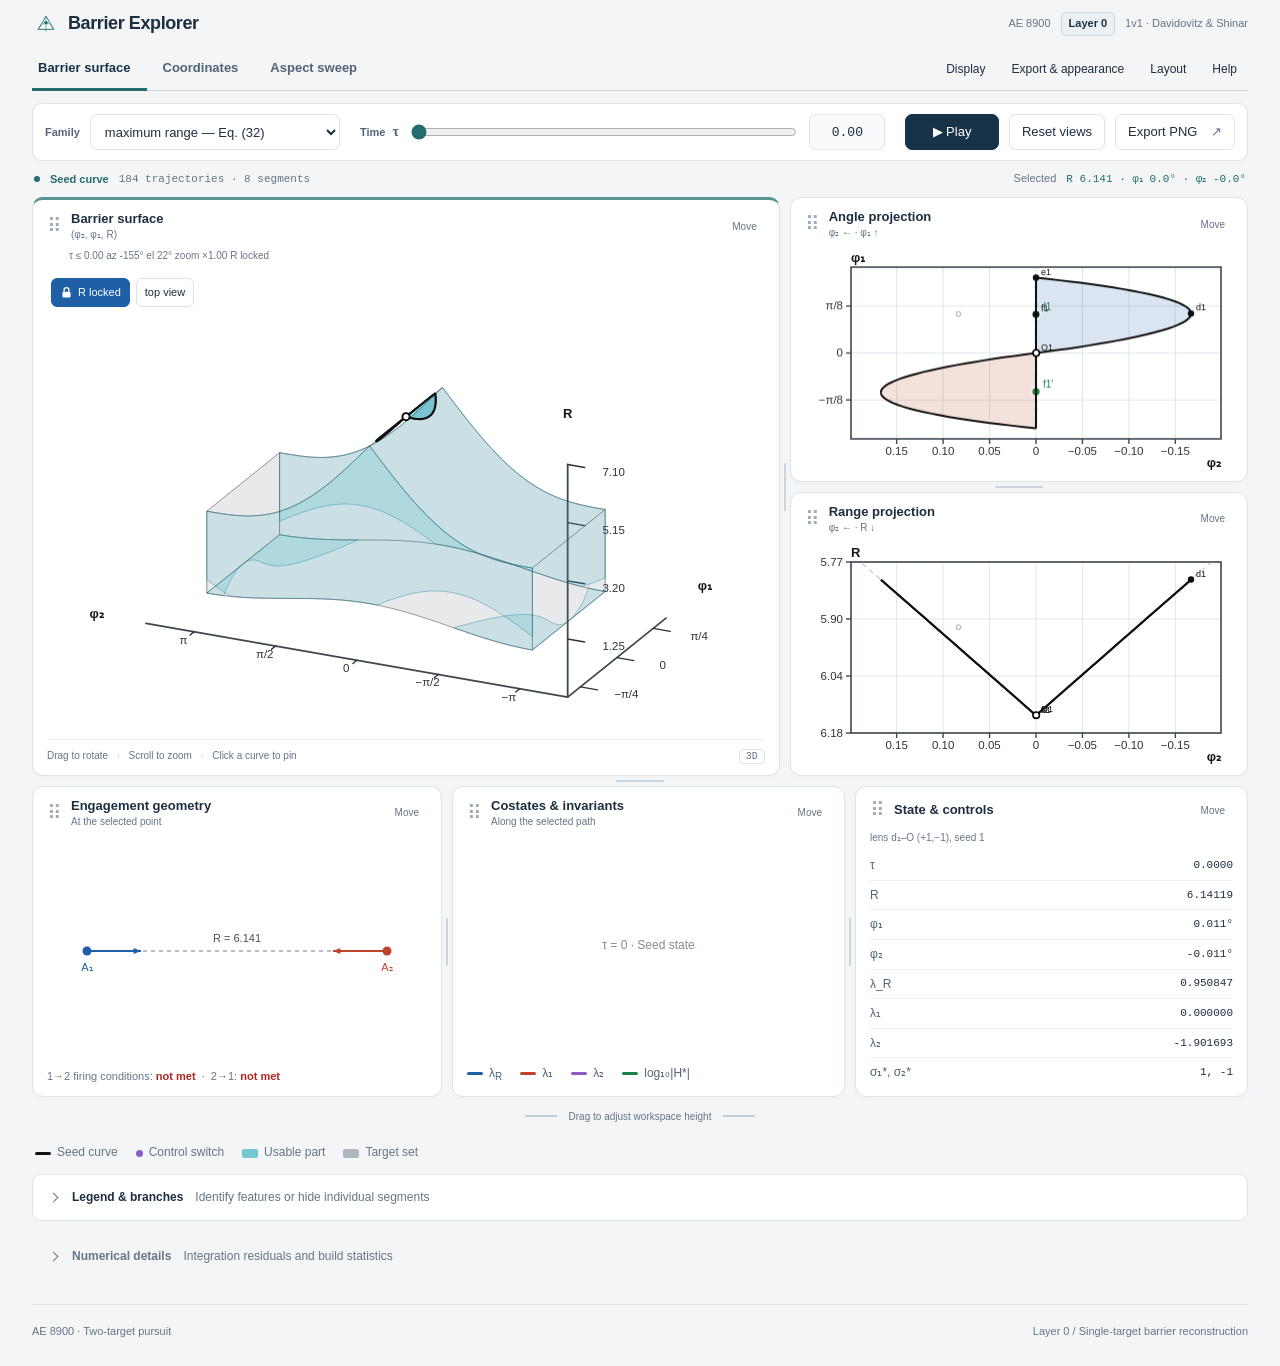
<file: layer0/viz/barrier_explorer.html>
<!DOCTYPE html>
<!--
  barrier_explorer.html -- Layer 0: the barrier as a swept surface.

  Every point of the boundary of the usable part is a terminal condition.
  Integrate the state-costate system retrograde from it under the paper's own
  barrier strategies and the bundle of those trajectories IS the semipermeable
  surface.  Hold tau at 0 and the picture is the (BUP) alone, drawn over the
  target-set boundaries and the Table 2 points, for direct comparison with the
  printed figures; raise tau and the sheet grows off it.

  Maths: ../barrier.js (the reconstruction) and ./bup_curves.js (ordered seed
  curves).  Nothing here re-derives anything; it only draws.  Both modules are
  checked by test_viz.py and test_barrier_js.js.

  Two more tabs, "Coordinates" and "phi2 Sweep", show how a world-frame picture
  becomes the state (R, phi1, phi2) and how the firing envelope becomes T1; their
  maths is ./los_coords.js, checked by test_los_coords.js.

  Open it directly in a browser -- file:// is fine.  No build, no server.

    wheel            zoom, about the cursor
    drag             pan (rotate, in the 3-D view; shift-drag pans there)
    wheel-drag       pan in every view -- press the mouse wheel and drag, as in
                     AutoCAD / Fusion 360; in 3-D it translates the whole scene
    click            select a trajectory, in any of the three views
    double-click     reset that view
    title-bar drag   dock at another panel edge; center drop swaps panels
    divider drag     resize neighboring panels (Esc cancels)
-->
<html lang="en">
<head>
<meta charset="utf-8">
<meta name="viewport" content="width=device-width, initial-scale=1">
<meta name="color-scheme" content="light">
<title>Barrier Explorer · Layer 0</title>
<style>
  :root {
    --c0: #1f5fa8;  --c1: #c1442a;  --c2: #8a5cc7;  --sw: #8a5cc7;
    --ok: #1a7f4b;  --no: #b3261e;
    --ink: #17191c;  --ink2: #4a5058;  --ink3: #838b95;
    --surface: #fcfcfb;  --panel: #ffffff;  --line: #dfe3e8;
  }
  * { box-sizing: border-box; }
  body {
    margin: 0; padding: 16px; background: var(--surface); color: var(--ink);
    font: 13px/1.45 -apple-system, "Segoe UI", Roboto, Helvetica, Arial, sans-serif;
  }
  h1 { font-size: 16px; font-weight: 600; margin: 0 0 3px; }
  .sub { color: var(--ink2); font-size: 12px; margin-bottom: 12px; max-width: 940px; }
  .sub code { background: #eef1f4; padding: 1px 4px; border-radius: 3px; }

  .bar {
    display: flex; flex-wrap: wrap; gap: 12px 16px; align-items: center;
    background: var(--panel); border: 1px solid var(--line); border-radius: 8px;
    padding: 10px 12px; margin-bottom: 10px;
  }
  .ctl { display: flex; align-items: center; gap: 6px; }
  .ctl label { color: var(--ink2); font-size: 12px; white-space: nowrap; }
  .ctl output, .num {
    font-variant-numeric: tabular-nums; font-size: 12px; color: var(--ink);
  }
  .num { width: 54px; text-align: right; padding: 3px 5px; border-radius: 5px;
         border: 1px solid var(--line); font-family: inherit; }
  input[type=range] { width: 150px; accent-color: var(--c0); }
  select, button {
    font: inherit; font-size: 12px; padding: 4px 9px; border-radius: 6px;
    border: 1px solid var(--line); background: #fff; color: var(--ink); cursor: pointer;
  }
  button:hover { background: #f1f4f7; }
  button.on { background: var(--c0); border-color: var(--c0); color: #fff; }
  .status { color: var(--ink3); font-size: 12px; font-variant-numeric: tabular-nums; }

  /* Shared plot cards; the first page's layout is managed by dock_workspace.js. */
  .card {
    background: var(--panel); border: 1px solid var(--line); border-radius: 8px;
    padding: 9px 10px 6px;
    position: relative; display: flex; flex-direction: column; min-width: 0; min-height: 0;
  }
  .card > h2, .card > .key, .card > .note { flex: none; }
  /* a canvas fills whatever its panel leaves it; absolute, so its own pixel size
     never feeds back into the layout */
  .cv { position: relative; flex: 1 1 auto; min-height: 0; }
  .cv > canvas { position: absolute; left: 0; top: 0; width: 100%; height: 100%; }
  .readbody { flex: 1 1 auto; min-height: 0; overflow: auto; }

  .card h2 {
    font-size: 12px; font-weight: 600; margin: 0 0 5px;
    display: flex; justify-content: space-between; align-items: baseline; gap: 8px;
  }
  .card h2 span { font-weight: 400; color: var(--ink3); font-size: 11px;
                  font-variant-numeric: tabular-nums; }
  canvas { display: block; width: 100%; }
  #c3d { cursor: grab; }
  #c3d:active { cursor: grabbing; }
  .c3dwrap { position: relative; }
  .viewbtns { position: absolute; top: 6px; left: 6px; z-index: 2; display: flex; gap: 6px; }
  .lockbtn {
    display: inline-flex; align-items: center; gap: 5px;
    padding: 3px 8px 3px 6px; font-size: 11.5px; line-height: 1.2;
    background: rgba(255,255,255,0.92); color: var(--ink);
    border: 1px solid var(--line); border-radius: 6px;
  }
  .lockbtn svg { width: 13px; height: 13px; flex: none; }
  .lockbtn.on { background: var(--c0); border-color: var(--c0); color: #fff; }
  #cA, #cB { cursor: crosshair; }

  table.read { width: 100%; border-collapse: collapse; font-variant-numeric: tabular-nums; }
  table.read td { padding: 1.5px 0; font-size: 12px; }
  table.read td:first-child { color: var(--ink2); }
  table.read td:last-child { text-align: right; }
  .ok { color: var(--ok); } .no { color: var(--no); }
  .key { display: flex; gap: 11px; flex-wrap: wrap; font-size: 11px; color: var(--ink2);
         margin-top: 5px; }
  .key i { display: inline-block; width: 16px; height: 3px; border-radius: 2px;
           vertical-align: middle; margin-right: 4px; }
  .key i.dot { width: 7px; height: 7px; border-radius: 50%; }
  .seg { cursor: pointer; user-select: none; padding: 1px 6px 1px 4px;
         border: 1px solid var(--line); border-radius: 10px; background: #fff; }
  .seg:hover { border-color: #9aa3ad; }
  .seg.off { opacity: 0.38; text-decoration: line-through; }
  .seg b { font-weight: 600; color: var(--ink3); margin-left: 3px; }
  .seglink { cursor: pointer; color: var(--c0); text-decoration: underline; }
  .note { font-size: 11px; color: var(--ink3); margin-top: 5px; }

  /* ---- tabs: Barrier Sheet | Coordinates | phi2 Sweep ---------------------------
     Everything for the two coordinate tabs is scoped under .lx / lx- so none of it
     can restyle the barrier page. */
  .lx-tabs { display: flex; gap: 6px; margin: 8px 0 12px; }
  .lx-tabs button { padding: 5px 14px; font-size: 13px; font-weight: 600; }
  .lx {
    --lx-max: #d08a00; --lx-min: #8a5cc7; --lx-bore: #0f9fb5; --lx-seam: #7d858e;
    --lx-p1: #1f5fa8; --lx-p2: #c1442a; --lx-grid: #eef1f4; --lx-axis: #aab2bb;
  }
  .lx[hidden] { display: none; }
  .lx-grid { display: grid; grid-template-columns: repeat(auto-fit, minmax(320px, 1fr)); gap: 10px; }
  .lx .card { padding-bottom: 9px; }
  .lx .card h2 { display: block; font-size: 15.5px; font-weight: 700; margin-bottom: 7px; }
  .lx .card h2 span { display: block; margin-top: 3px; font-size: 11.5px; font-weight: 400; }
  .lx canvas { aspect-ratio: 1 / 1; touch-action: none; cursor: grab; border-radius: 4px; }
  .lx canvas.lx-dragging, .lx canvas:active { cursor: grabbing; }
  .lx-cvwrap { position: relative; }
  .lx-views { position: absolute; right: 6px; bottom: 6px; display: flex; gap: 4px; }
  .lx-views.lx-left { left: 6px; right: auto; }
  .lx-views button { font-size: 11px; padding: 2px 7px; background: rgba(255,255,255,0.92); }
  .lx-read { display: flex; flex-wrap: wrap; gap: 4px 24px; font-variant-numeric: tabular-nums;
             font-size: 12.5px; margin-top: 10px; }
  .lx-read .k { color: var(--ink2); }
  .lx-read .big { font-size: 18px; font-weight: 600; }
  .lx-msg { font-size: 12px; color: var(--ink3); margin-top: 6px; min-height: 1.45em; }
  .lx .key { font-size: 12px; }
  .lx .key i.lx-max { background: var(--lx-max); } .lx .key i.lx-min { background: var(--lx-min); }
  .lx .key i.lx-bore { background: var(--lx-bore); } .lx .key i.lx-seam { background: var(--lx-seam); }
  .lx .key i.lx-p1 { background: var(--lx-p1); } .lx .key i.lx-p2 { background: var(--lx-p2); }
  .lx-scrub { width: 170px; }
  .lx-sizes input[type=range] { width: 110px; }
  .lx-sizes output { min-width: 3.2em; font-size: 12px; }
  .lx-capbar label.lx-chk { display: inline-flex; align-items: center; gap: 4px; color: var(--ink);
                            font-size: 12px; white-space: nowrap; cursor: pointer; }
  .lx-rec.on { background: var(--no); border-color: var(--no); color: #fff; }
  .lx-recstat { font-size: 12px; font-variant-numeric: tabular-nums; color: var(--ink3); }
  .lx-recstat.live { color: var(--no); font-weight: 600; }
  .lx-missing { padding: 16px; border: 1px solid #e6c9c4; border-left: 4px solid var(--no);
                border-radius: 8px; background: #fff; }
</style>
<link rel="stylesheet" href="./explorer/explorer.css">
<link rel="stylesheet" href="./explorer/dock_workspace.css">
</head>
<body>

<header class="app-header">
  <div class="brand">
    <svg class="brand-mark" viewBox="0 0 40 40" fill="none" aria-hidden="true">
      <path d="M7 29 20 7l13 22H7Z" stroke="currentColor" stroke-width="1.5"/>
      <path d="M7 29c8-15 18-15 26 0M20 7v26" stroke="currentColor" stroke-width="1.5" opacity=".55"/>
      <circle cx="20" cy="18" r="3" fill="currentColor"/>
    </svg>
    <div><h1>Barrier Explorer</h1></div>
  </div>
  <div class="project-meta"><span>AE 8900</span><span class="layer-badge">Layer 0</span><span>1v1 · Davidovitz &amp; Shinar</span></div>
</header>
<main>
<div class="workspace-nav">
<nav class="lx-tabs" role="tablist" aria-label="Explorer views">
  <button id="tabBarrier" data-lx-tab="barrier" class="on" role="tab" aria-selected="true" aria-controls="pageBarrier">Barrier surface</button>
  <button id="tabCoords" data-lx-tab="coords" role="tab" aria-selected="false" aria-controls="pageCoords" tabindex="-1">Coordinates</button>
  <button id="tabSweep" data-lx-tab="sweep" role="tab" aria-selected="false" aria-controls="pageSweep" tabindex="-1">Aspect sweep</button>
</nav>
<div class="workspace-tools" id="workspaceTools" role="group" aria-label="Barrier workspace tools">
  <button data-workspace-tool="display" aria-expanded="false" aria-controls="drawerDisplay">Display</button>
  <button data-workspace-tool="export" aria-expanded="false" aria-controls="barrierCapture">Export &amp; appearance</button>
  <button data-workspace-tool="layout" aria-expanded="false" aria-controls="drawerLayout">Layout</button>
  <button data-workspace-tool="help" aria-expanded="false" aria-controls="drawerHelp">Help</button>
</div>
</div>

<section id="pageBarrier" role="tabpanel" aria-labelledby="tabBarrier">
<div class="bar main-controls">
  <div class="ctl family-control">
    <label for="fam">Family</label>
    <select id="fam"></select>
  </div>
  <div class="ctl time-control">
    <label for="tau" title="Normalized time integrated backward from the seed">Time <span>τ</span></label>
    <div class="time-inputs">
    <input type="range" id="tau" min="0" max="600" step="1" value="0">
    <input type="number" class="num" id="tauNum" value="0.00" min="0" max="6" step="0.01" aria-label="Backward time, numeric value">
    </div>
  </div>
  <button id="play" class="primary-action">▶ Play</button>
  <button id="reset" title="Reset the orientation, pan and zoom of all barrier views">Reset views</button>
  <button id="png" class="export-action">Export PNG <span aria-hidden="true">↗</span></button>
</div>
<div class="workspace-meta" aria-label="Workspace status">
  <p><span class="stage-dot" aria-hidden="true"></span><strong id="stageLabel" aria-describedby="stageHint">Seed curve</strong><span id="bundleCount" class="mono"></span></p>
  <span id="stageHint" class="sr-only">Press Play or move the time slider to grow the surface.</span>
  <div class="workspace-selection"><span>Selected</span><span id="selectionSummary" class="selection-summary mono"></span></div>
</div>
<div class="dock-viewport" id="dockViewport">
  <div id="dockWorkspace" class="dock-workspace" aria-label="Dockable analysis panels">
<div class="card" id="k3d">
    <h2>Barrier surface <span>(φ₂, φ₁, R)</span></h2>
    <div id="h3d" class="view-meta"></div>
    <div class="cv c3dwrap">
      <canvas id="c3d" role="img" aria-label="Three-dimensional barrier trajectories in phi 2, phi 1, and range. Selected values are available in the State and controls panel."></canvas>
      <div class="viewbtns">
        <button id="lockR" class="lockbtn on" type="button"></button>
        <button id="topView" class="lockbtn" type="button"
                title="look straight down on the (φ₂, φ₁) plane, turned to match the face (φ₂, φ₁) panel — switches to free 3-D">top view</button>
      </div>
    </div>
    <div class="canvas-guide"><span>Drag to rotate <span aria-hidden="true">·</span> Scroll to zoom <span aria-hidden="true">·</span> Click a curve to pin</span><span class="view-tag">3D</span></div>
  </div>
<div class="card" id="kA">
      <h2>Angle projection <span>φ₂ ← · φ₁ ↑</span></h2>
      <div class="cv"><canvas id="cA" role="img" aria-label="Angle projection of the barrier trajectories"></canvas></div>
    </div>
<div class="card" id="kB">
      <h2>Range projection <span>φ₂ ← · R ↓</span></h2>
      <div class="cv"><canvas id="cB" role="img" aria-label="Range projection of the barrier trajectories"></canvas></div>
    </div>
<div class="card" id="kG">
    <h2>Engagement geometry <span>At the selected point</span></h2>
    <div class="cv"><canvas id="cG"></canvas></div>
    <div class="note" id="gnote"></div>
  </div>
<div class="card" id="kI">
    <h2>Costates &amp; invariants <span>Along the selected path</span></h2>
    <div class="cv"><canvas id="cI"></canvas></div>
    <div class="key">
      <span><i style="background:var(--c0)"></i>λ<sub>R</sub></span>
      <span><i style="background:var(--c1)"></i>λ₁</span>
      <span><i style="background:var(--c2)"></i>λ₂</span>
      <span><i style="background:var(--ok)"></i>log₁₀|H*|</span>
    </div>
  </div>
<div class="card" id="kR">
    <h2>State &amp; controls</h2><div id="rsub" class="view-meta"></div>
    <div class="readbody" id="readbody">
      <table class="read" id="read"></table>
      <div class="note">
        Firing conditions use the index asymmetry of Eq. (7): the boresight bound is on the
        shooter's own angle, both range bounds on the target's aspect angle.
      </div>
    </div>
  </div>
  </div>
</div>
<div id="dockHeightHandle" class="dock-height-handle" role="separator" aria-orientation="horizontal" aria-label="Resize workspace height" tabindex="0"><span>Drag to adjust workspace height</span></div>
<p id="dockAnnouncement" class="sr-only" aria-live="polite" aria-atomic="true"></p>
<dialog id="dockMoveDialog" class="dock-dialog" aria-labelledby="dockMoveTitle">
  <h2 id="dockMoveTitle">Move panel</h2><p>Choose a neighboring panel and where this panel should fit.</p>
  <label for="dockMoveTarget">Next to</label><select id="dockMoveTarget"></select>
  <label for="dockMovePosition">Position</label><select id="dockMovePosition"><option value="right">Right</option><option value="left">Left</option><option value="top">Above</option><option value="bottom">Below</option><option value="center">Swap places</option></select>
  <div class="dock-dialog-actions"><button id="dockMoveCancel">Cancel</button><button id="dockMoveApply" class="primary-action">Move panel</button></div>
</dialog>
<div class="plot-key key" aria-label="Essential plot legend"><span><i style="background:#111"></i>Seed curve</span><span><i class="dot" style="background:var(--sw)"></i>Control switch</span><span><i style="background:rgba(15,159,181,0.55);height:9px"></i>Usable part</span><span><i style="background:rgba(93,107,121,0.45);height:9px"></i>Target set</span></div>
<details class="disclosure legend-details">
  <summary>Legend &amp; branches <span class="summary-hint">Identify features or hide individual segments</span></summary>
  <div class="disclosure-body">
    <div class="key">
      <span><i style="background:#111"></i>BUP seed curve</span>
      <span><i class="dot" style="background:var(--sw)"></i>Control switch</span>
      <span id="markKey"><i class="dot" style="background:#111"></i>Selected point</span>
      <span id="extraKey" style="display:contents"></span>
      <span id="tsKey"><i style="background:rgba(93,107,121,0.45);height:9px"></i>Target set T₁
        &nbsp;<i style="background:rgba(15,159,181,0.55);height:9px"></i>Usable parts · active family shaded darker</span>
    </div>
    <div class="branch-heading">Visible branches <button class="seglink" id="segAll">Show all</button></div>
    <div id="branchKey" class="key"></div>
    <p class="note">Control pairs are shown in parentheses. The projection axes follow the orientation of the published figures.</p>
  </div>
</details>


<details class="disclosure numerical-details"><summary>Numerical details <span class="summary-hint">Integration residuals and build statistics</span></summary><div class="disclosure-body"><p class="status" id="status"></p><p class="note">FI is the first integral; H* is the optimized Hamiltonian. Residuals describe these integrated trajectories, not validation of a complete outcome partition.</p></div></details>
</section><!-- /pageBarrier -->

<!-- ======================================================= coordinates tab -->
<section id="pageCoords" class="lx" role="tabpanel" aria-labelledby="tabCoords" hidden>
  <div class="page-intro"><div><div class="eyebrow">From aircraft to state space</div><h2>One engagement. Three perspectives.</h2><p>Drag either aircraft or its heading handle and follow the same state across all three views.</p></div>
  <details class="help-disclosure"><summary>About the coordinates</summary><div class="help-body">
    How a world-frame picture of two aircraft becomes the state (R, φ₁, φ₂) of D&amp;S Fig. 1, and
    how the firing envelope of Fig. 2 becomes the target set T₁ of Fig. 3. The target-frame panel
    is drawn from (R, φ₁, φ₂) alone: the world position and ψ are gone. In the world and target-frame
    panels the wheel zooms and dragging empty space pans; double-click or <b>reset</b> restores the view.
    <p>The boresight constraint depends on the shooter's angle φ₁. The minimum and maximum ranges depend on the target's aspect φ₂.</p>
  </div></details></div>
  <div class="bar coordinate-presets">
    <div class="ctl"><label>Starting geometry</label>
      <button data-lx-preset="headon">Head-on</button>
      <button data-lx-preset="beam">Beam</button>
      <button data-lx-preset="tail">Tail chase</button>
      <button data-lx-preset="tailfar">Beyond range</button>
      <button data-lx-preset="nose">Outside boresight</button>
    </div>
    <div class="ctl"><label>show</label>
      <button id="lxRigid" title="rotate and translate the whole world: (R, φ₁, φ₂) do not move">rigid motion</button>
      <button id="lxSpin" title="turn player 1 continuously: only φ₁ changes">↻ spin player 1</button>
    </div>
    <button id="lxEnv" class="on" title="draw the envelope around player 2 in the world frame; it turns with player 2">envelope in world</button>
    <button id="lxCarry" title="sample points inside the envelope, coloured by φ₂, and carry them into (R, φ₁, φ₂)">grid carry</button>
  </div>
  <details class="disclosure flight-details"><summary>Fly this engagement <span class="summary-hint">Choose controls, animate, and scrub the trajectory</span></summary><div class="bar">
    <div class="ctl"><label for="lxS1">σ₁</label>
      <select id="lxS1"><option value="pursuit">pursuit (turn to LOS)</option><option value="0">straight</option>
        <option value="1">+1 (right turn)</option><option value="-1">−1 (left turn)</option></select>
      <label for="lxS2">σ₂</label>
      <select id="lxS2"><option value="0">straight</option><option value="evade">evade (turn tail)</option>
        <option value="1">+1 (right turn)</option><option value="-1">−1 (left turn)</option></select>
    </div>
    <button id="lxFly" title="fly both aircraft from the current state">▶ fly</button>
    <button id="lxPause" disabled title="pause the flight; resume carries on from the point shown">❚❚ pause</button>
    <div class="ctl"><label for="lxScrub">scrub</label>
      <input type="range" id="lxScrub" class="lx-scrub" min="0" max="0" step="1" value="0" disabled>
      <output id="lxScrubOut">t = 0.00</output>
    </div>
    <button id="lxClear">clear trail</button>
  </div></details>
  <details class="disclosure capture-details"><summary>Export &amp; appearance <span class="summary-hint">PNG, video, GIF, and plot sizes</span></summary><div class="bar lx-capbar" data-lx-capfor="coords"></div></details>
  <div class="lx-grid">
    <div class="card" data-lx-cap="world" data-title="World Frame (x, y)"
         data-hint="drag an aircraft or its nose handle · wheel zooms · drag pans">
      <h2></h2>
      <div class="lx-cvwrap">
        <canvas id="lxA"></canvas>
        <div class="lx-views lx-left"><button data-lx-reset="A">reset</button></div>
      </div>
    </div>
    <div class="card" data-lx-cap="body" data-title="Target Frame (Player 2 Body Axes)"
         data-hint="D&amp;S Fig. 2 · wheel zooms · drag pans">
      <h2></h2>
      <div class="lx-cvwrap">
        <canvas id="lxB"></canvas>
        <div class="lx-views lx-left"><button data-lx-reset="B">reset</button></div>
      </div>
    </div>
    <div class="card" data-lx-cap="box" data-title="Target Set T₁ in (R, φ₁, φ₂)"
         data-hint="D&amp;S Fig. 3 · drag rotates · shift-drag pans · wheel zooms">
      <h2></h2>
      <div class="lx-cvwrap">
        <canvas id="lxC"></canvas>
        <div class="lx-views" data-lx-for="C">
          <button data-lx-view="iso">iso</button><button data-lx-view="side">φ₂–R</button>
          <button data-lx-view="front">φ₁–R</button><button data-lx-view="top">φ₂–φ₁</button>
        </div>
      </div>
    </div>
  </div>
  <div class="key" style="margin-top:8px">
    <span><i class="lx-max"></i>Max range R̄(φ₂), Eq. 9</span>
    <span><i class="lx-min"></i>Min range R<sub>min</sub>(φ₂), Eq. 8</span>
    <span><i class="lx-bore"></i>Off-boresight |φ₁| = β</span>
    <span><i class="lx-seam"></i>Tail seam φ₂ = ±π</span>
    <span><i class="lx-p1"></i>Player 1 (shooter)</span>
    <span><i class="lx-p2"></i>Player 2 (target)</span>
  </div>
  <div class="lx-read" id="lxRead"></div>
  <div class="lx-msg" id="lxMsg"></div>
</section>

<!-- ======================================================= phi2 sweep tab -->
<section id="pageSweep" class="lx" role="tabpanel" aria-labelledby="tabSweep" hidden>
  <div class="page-intro"><div><div class="eyebrow">Target aspect &amp; firing range</div><h2>A turn changes the envelope.</h2><p>Rotate player 2 to see how target aspect changes the available shot for player 1.</p></div>
  <details class="help-disclosure"><summary>About this sweep</summary><div class="help-body">
    Player 1 holds φ₁ = 0 at range R while player 2 turns. The envelope is fixed to player 2's
    body, so it turns with it, and the maximum range along the line of sight is R̄(φ₂): largest
    nose-on (φ₂ = 0, R̄ = 3 + π) and smallest tail-on (φ₂ = ±180°, R̄ = 3). Each φ₂ is one
    slice of the T₁ box.
  </div></details></div>
  <div class="bar">
    <div class="ctl"><label for="lxPhi2">Target aspect φ₂</label>
      <input type="range" id="lxPhi2" min="-180" max="180" step="0.5" value="0">
      <output id="lxPhi2Out">0.0°</output>
      <button id="lxPlay">▶ play</button>
      <button data-lx-phi2="0">0°</button><button data-lx-phi2="90">90°</button><button data-lx-phi2="180">180°</button>
    </div>
    <div class="ctl"><label for="lxR">Range R</label>
      <input type="range" id="lxR" min="0.2" max="7" step="0.05" value="4.5">
      <output id="lxROut">4.50</output>
    </div>
  </div>
  <details class="disclosure capture-details"><summary>Export &amp; appearance <span class="summary-hint">PNG, video, GIF, and plot sizes</span></summary><div class="bar lx-capbar" data-lx-capfor="sweep"></div></details>
  <div class="lx-grid">
    <div class="card" data-lx-cap="world" data-title="World Frame (x, y)"
         data-hint="press and drag to turn player 2 · drag player 1 for R · wheel zooms · shift-drag pans">
      <h2></h2>
      <div class="lx-cvwrap">
        <canvas id="lxSW"></canvas>
        <div class="lx-views lx-left"><button data-lx-reset="SW">reset</button></div>
      </div>
    </div>
    <div class="card" data-lx-cap="unrolled" data-title="Unrolled Target Set (φ₂, R) at φ₁ = 0"
         data-hint="press and drag to set φ₂">
      <h2></h2>
      <canvas id="lxSU"></canvas>
    </div>
    <div class="card" data-lx-cap="box" data-title="Target Set T₁ in (R, φ₁, φ₂)"
         data-hint="the slice at the current φ₂ · drag rotates · shift-drag pans">
      <h2></h2>
      <div class="lx-cvwrap">
        <canvas id="lxS3"></canvas>
        <div class="lx-views" data-lx-for="S3">
          <button data-lx-view="iso">iso</button><button data-lx-view="side">φ₂–R</button>
          <button data-lx-view="front">φ₁–R</button><button data-lx-view="top">φ₂–φ₁</button>
        </div>
      </div>
    </div>
  </div>
  <div class="key" style="margin-top:8px">
    <span><i class="lx-max"></i>Max range R̄(φ₂)</span>
    <span><i class="lx-min"></i>Min range R<sub>min</sub>(φ₂)</span>
    <span><i class="lx-bore"></i>Off-boresight |φ₁| = β</span>
    <span><i class="lx-p1"></i>Player 1 (ring: green in T₁, red outside)</span>
    <span><i class="lx-p2"></i>Player 2</span>
  </div>
  <div class="lx-read" id="lxSweepRead"></div>
</section>
</main>
<footer class="app-footer"><span>AE 8900 · Two-target pursuit</span><span>Layer 0 / Single-target barrier reconstruction</span></footer>

<aside id="workspaceDrawer" class="workspace-drawer" aria-labelledby="drawerTitle" hidden>
  <div class="drawer-header"><div><span class="eyebrow">Barrier surface</span><h2 id="drawerTitle">Display &amp; sampling</h2></div><button id="drawerClose" aria-label="Close settings" title="Close settings (Esc)">×</button></div>
  <div class="drawer-navigation" role="group" aria-label="Settings sections">
    <button data-workspace-tool="display" aria-expanded="false" aria-controls="drawerDisplay">Display</button>
    <button data-workspace-tool="export" aria-expanded="false" aria-controls="barrierCapture">Export</button>
    <button data-workspace-tool="layout" aria-expanded="false" aria-controls="drawerLayout">Layout</button>
    <button data-workspace-tool="help" aria-expanded="false" aria-controls="drawerHelp">Help</button>
  </div>
  <div class="drawer-content">
    <section id="drawerDisplay" data-drawer-panel="display" aria-label="Display and sampling" hidden>
<div class="options-grid">
<div class="option-group"><h3>Visible layers</h3><div class="option-buttons">
  <button id="showSheet" class="on">Barrier sheet</button>
  <button id="showTarget" class="on" title="Show the target set and shade the usable parts in 3D">Target set</button>
  <button id="showZones" class="on" title="Show the capture-zone shading in the angle projection">Capture zones</button>
  <button id="showSw" class="on">Control switches</button>
  <button id="showT2" class="on">Table 2 points</button>
  <button id="showExtra" class="on" title="Include seeds on corner edges and the maximum-range universal lines">Corners &amp; universal lines</button>
</div></div>
<div class="option-group"><h3>Inspect a trajectory</h3><div class="option-buttons">
  <button id="pick" class="on" title="Hover to inspect a trajectory and click to pin it">Hover selection</button>
  <button id="showMark" class="on">Point marker</button>
  <button id="focus" title="Show only the selected trajectory">Isolate selection</button>
</div><p>Pin with a click. Press Esc to release.</p></div>
<div class="option-group"><h3>Sampling &amp; views</h3>
  <div class="ctl">
    <label for="ns">Seeds per branch</label>
    <input type="range" id="ns" min="9" max="121" step="2" value="45">
    <output id="nsOut">45</output>
  </div>
  <div class="option-buttons"><button id="fig8">D&amp;S Fig. 8 view</button>
  </div>
</div></div>
    </section>
    <section id="barrierCapture" data-drawer-panel="export" aria-label="Export and appearance" hidden>
<div class="barrier-export-body">
    <fieldset class="export-panels"><legend>Include panels</legend>
      <label><input type="checkbox" data-barrier-panel="c3d" checked> 3D surface</label>
      <label><input type="checkbox" data-barrier-panel="cA" checked> Angle projection</label>
      <label><input type="checkbox" data-barrier-panel="cB" checked> Range projection</label>
      <label><input type="checkbox" data-barrier-panel="cG"> Engagement geometry</label>
      <label><input type="checkbox" data-barrier-panel="cI"> Costates &amp; invariants</label>
    </fieldset>
    <div class="export-settings">
      <div class="ctl"><label for="barrierExportWidth">Image width</label><select id="barrierExportWidth"><option value="1200">1200 px</option><option value="1600" selected>1600 px</option><option value="2400">2400 px</option></select></div>
      <button id="barrierPng">Save PNG</button>
      <div class="ctl"><label for="barrierMaxTau">GIF maximum τ</label><input type="number" id="barrierMaxTau" min="0.01" max="6" step="0.01" value="1.5" class="num"></div>
      <div class="ctl"><label for="barrierGifSeconds">Growth duration (s)</label><input type="number" id="barrierGifSeconds" min="2" max="20" step="1" value="6" class="num"></div>
      <div class="ctl"><label for="barrierGifFrames">Frames</label><select id="barrierGifFrames"><option value="60">60</option><option value="90" selected>90</option><option value="120">120</option><option value="180">180</option></select></div>
      <button id="barrierGif" class="primary-action">Make growth GIF</button>
    </div>
    <p class="note">GIFs grow from τ = 0 to your maximum (up to 6), hold the final surface for one second, then repeat. They use the current family, visible layers, and camera, with fixed axes throughout.</p>
    <div class="export-appearance">
      <div class="ctl"><label for="barrierTextSize">Text size</label><input type="range" id="barrierTextSize" min="100" max="300" step="10" value="100"><output id="barrierTextOut" for="barrierTextSize">100%</output></div>
      <div class="ctl"><label for="barrierLineSize">Lines &amp; markers</label><input type="range" id="barrierLineSize" min="100" max="250" step="10" value="100"><output id="barrierLineOut" for="barrierLineSize">100%</output></div>
      <div class="ctl"><label for="barrierTransparency">3D surface transparency</label><input type="range" id="barrierTransparency" min="0" max="100" step="5" value="50" aria-describedby="barrierTransparencyHint"><output id="barrierTransparencyOut" for="barrierTransparency">50%</output></div>
      <span class="note" id="barrierTransparencyHint">Higher values fade the surface shading so trajectories are easier to see. At 100%, only lines and markers remain. Applies to 3D plots and exports.</span>
      <button id="barrierStyleReset">Reset appearance</button>
      <span class="note">Applies to the live plots and their exports.</span>
    </div>
    <p id="barrierExportStatus" class="export-status" role="status" aria-live="polite"></p>
  </div>
    </section>
    <section id="drawerLayout" data-drawer-panel="layout" aria-label="Workspace layout" hidden>
      <div class="drawer-section"><h3>Panel arrangement</h3>
        <div class="dock-layout-controls"><label for="dockPreset">Layout preset</label><select id="dockPreset"><option value="default">Overview</option><option value="analysis">Analysis · 3D + costates</option><option value="custom" disabled>Custom</option></select><button id="resetLayout" title="Restore the default panel arrangement and sizes">Reset layout</button></div>
        <p class="note">Your arrangement and panel sizes are saved in this browser.</p>
      </div>
      <div class="drawer-section"><h3>Arrange your workspace</h3><p id="dockHint">Drag panel headers to dock. Drag dividers to resize.</p>
        <ul><li>Drop on a panel edge to split, or in its center to swap places.</li><li>Use a panel’s <b>Move</b> button to choose a destination with the keyboard.</li><li>Drag a divider to resize panels. Focus it and use arrow keys for precise adjustments.</li><li>Drag the handle below the workspace to change its total height.</li><li>Press <b>Esc</b> to cancel a drag or resize.</li></ul>
        <p class="note">The Analysis preset places Costates &amp; invariants beside the 3D surface.</p>
      </div>
    </section>
    <section id="drawerHelp" data-drawer-panel="help" aria-label="How to read the barrier view" hidden>
      <div class="drawer-section drawer-help"><h3>Start with a curve. Trace the boundary.</h3><p>Move backward in time to see a family of trajectories grow into a barrier surface.</p>

  <h3>From terminal states to a surface</h3>
  The boundary of the usable part is a <b>curve</b>. Every point on it is a terminal
  condition: state on the target-set boundary, costate from transversality (Eq. 20).
  Integrating the coupled state–costate system <b>backward</b> under σ₁* = −sign λ₁,
  σ₂* = +sign λ₂ gives one barrier trajectory per point, and the bundle of them is the
  semipermeable surface. At <code>τ = 0</code> only the (BUP) is drawn, over the
  target-set boundaries and the Table 2 points; raise τ to sweep the sheet.
  <p>These are single-target barrier families. They do not yet form the complete two-target outcome partition.</p>
  <dl class="glossary"><dt>R</dt><dd>Range, normalized by minimum turn radius.</dd><dt>φ₁ / φ₂</dt><dd>Line-of-sight angles in each aircraft's frame.</dd><dt>τ</dt><dd>Normalized time integrated backward from the seed.</dd></dl>
  <p>Plot angles use radians; numerical readouts use degrees. Drag to rotate, scroll to zoom, and Shift-drag to pan. Hover to inspect a trajectory; click to pin it. Double-click a view to reset it.</p>

      </div>
    </section>
  </div>
</aside>
<dialog id="barrierExportDialog" class="dock-dialog" aria-labelledby="barrierExportTitle">
  <h2 id="barrierExportTitle">Rendering export</h2><p id="barrierExportProgress">Preparing the view…</p>
  <progress id="barrierExportMeter" max="100" value="0" aria-label="Export progress"></progress>
  <div class="dock-dialog-actions"><button id="barrierExportCancel">Cancel export</button></div>
</dialog>

<script src="../common/barrier.js"></script>
<script src="./bup_curves.js"></script>
<script src="./explorer/los_coords.js"></script>
<script src="./explorer/dock_layout.js"></script>
<script src="./explorer/dock_workspace.js"></script>
<script src="./explorer/workspace_chrome.js"></script>
<script src="./explorer/gif_encoder.js"></script>
<script src="./explorer/barrier_export.js"></script>
<script src="./explorer/barrier_render_cache.js"></script>
<script>
'use strict';
var B = window.Barrier, C = window.BupCurves, RenderCache = window.BarrierRenderCache;

/* Both modules arrive as plain <script src> loads, so if either file is not
   where this page expects it the browser fails the load silently and every
   later line throws -- which used to leave a blank white page saying nothing
   about why.  Say it instead. */
(function requireModules() {
  var missing = [];
  if (!B) missing.push(['../common/barrier.js', 'layer0/common/barrier.js',
                        'the reconstruction: dynamics, costates, invariants, BUP seeds']);
  if (!C) missing.push(['./bup_curves.js', 'layer0/viz/bup_curves.js',
                        'the ordered seed curves along each (BUP) branch']);
  if (!missing.length) return;
  document.body.innerHTML =
    '<div style="max-width:720px;margin:48px auto;padding:20px 24px;' +
    'border:1px solid #e6c9c4;border-left:4px solid #b3261e;border-radius:8px;' +
    'background:#fff;font:14px/1.6 -apple-system,Segoe UI,Roboto,sans-serif;' +
    'color:#17191c">' +
    '<div style="font-weight:600;font-size:15px;margin-bottom:8px">' +
    'This page could not load the modules it draws from.</div>' +
    '<p style="margin:0 0 10px;color:#4a5058">Nothing here computes anything ' +
    'itself — the maths lives in those files, so the page has nothing to draw ' +
    'until they load.</p><ul style="margin:0 0 12px;padding-left:20px">' +
    missing.map(function (m) {
      return '<li style="margin-bottom:6px"><code style="background:#f3f5f7;' +
             'padding:1px 5px;border-radius:3px">' + m[1] + '</code> — ' + m[2] +
             '<br><span style="color:#838b95;font-size:12.5px">this page loads it as ' +
             m[0] + ', relative to itself</span></li>';
    }).join('') +
    '</ul><p style="margin:0;color:#4a5058">Put the file back and reload. ' +
    'If it has moved, the <code style="background:#f3f5f7;padding:1px 5px;' +
    'border-radius:3px">&lt;script src&gt;</code> tags at the foot of this file ' +
    'are the two paths to change.</p></div>';
  throw new Error('barrier_explorer: missing ' +
                  missing.map(function (m) { return m[1]; }).join(', '));
}());

var D = Math.PI / 180;
var HUE = ['#1f5fa8', '#c1442a', '#8a5cc7'];     // validated for CVD separation
var SW = '#8a5cc7', BUP = '#111111', OK = '#1a7f4b';
var CORNER = '#1a7f4b';       // trajectories seeded on the phi_2 = 0 corner edge,
                              // and on the max-range corner of the off-boresight wall
var CORNER_MIN = '#c1442a';   // the min-range corner of the off-boresight wall
// Primed wall halves use deep and light red; unprimed halves retain their blues.
var WALL_NQ = '#1f4f96', WALL_NQ_PRIME = '#c52b35', WALL_QM = '#3a86d0', WALL_QM_PRIME = '#e27d83';
var UNIV = '#e08a00';         // the universal line of player 1 -- sigma_1 = 0
// Target-set tints are multiplied by the same surface opacity as the sheet.
// At the default 50% transparency, their original shading is preserved.
var TS_FILL = 'rgba(93,107,121,0.15)', TS_EDGE = 'rgba(55,64,74,0.55)';
var UP_FILL = 'rgba(15,159,181,0.84)', UP_FILL_OTHER = 'rgba(15,159,181,0.26)',
    UP_EDGE = 'rgba(8,110,126,0.95)';

/* Axis furniture. Deliberately dark and weighted: on the 3-D view especially,
   a hairline tripod in pale grey is unreadable against the sheet. */
var AX_LINE = '#3f4750';      // frame and 3-D axis lines
var AX_TICK = '#2c333a';      // tick marks and their numbers
var AX_GRID = '#e1e6ea';      // gridlines, which stay recessive
var AX_NAME = '#14171a';      // axis names
var AX_TICK_FONT = '500 11.5px -apple-system, Segoe UI, sans-serif';
var AX_NAME_FONT = '600 13px -apple-system, Segoe UI, sans-serif';
var TAU_FULL = 6.0, DT = 2e-3;
var BUI = { text: 1, line: 1, transparency: 0.5 }, BARRIER_CAPTURE = null;
function barrierFont(value) { return window.BarrierExport.font(value, BUI.text); }

/* Table 2, "Coordinates of significant points", p. 155 — [name, R, phi_1, phi_2]
   with the angles in degrees, exactly as printed. */
var TABLE2 = [["A_1",3.0,45,180],["B_1",6.142,45,0],["C_1",4.3,113.87,-25.27],
["D_1",3.724,83.86,23.71],["E_1",2.233,85.45,129.74],["F_1",2.69,69.8,157.07],
["G_1",3.437,74.5,47.16],["H_1",0.55,128.52,-143.79],["I_1",0.55,-36.21,51.28],
["J_1",1.7214,45.01,88.87],["K_1",0.7213,45,-55.17],["M_1",0.25,45,180],
["N_1",0.279,45,-154.6],["O_1",6.1416,0,0],["P_1",2.628,72.75,153.96],
["Q_1",1.707,45,90],["Qt_1",1.705,45,89.5],["S_1",1.468,47.24,132.76],
["U_1",1.721,91.14,134.99],["V_1",0.412,45,117.43],["Wt_1",0.148,49.49,130.51],
["Y_1",3.01,45,174.5],["Z_1",0.85,45,0],["a_1",2.98,49.68,171.4],
["b_1",2.44,79.58,123.43],["c_1",5.925,18.7,4.78],["d_1",5.808,18.88,-9.56],
["e_1",6.142,36.07,0],["f_1",6.142,18.5,0],["g_1",0.267,45,-160.9],
["h_1",0.535,45,92.92],["m_1",0.847,45,8.05],["n_1",0.255,45,179.15],
["p_1",0.721,-31.81,55.46],["q_1",0.381,45,-124.34],["v_1",0.543,19.31,91.28],
["alpha",3.29,63.12,69.12],["beta",4.649,45,45],["gamma",1.414,45,45],
["delta",4.649,45,-45],["zeta_1",5.149,59.19,20.19],["eta",0.762,45,-45],
["mu_1",4.649,45,24.63],["rho_1",5.686,77.03,-6.86],["nu",0.762,45,45],
["beta_0",0.85,0,0],["tau",2.495,53.34,53.34]];

// ---------------------------------------------------------------------------
// state
// ---------------------------------------------------------------------------

/* The default 3-D view.  az = -155 deg puts phi_2 increasing to the LEFT, as
   in the printed figures and the face panels, with phi_1 running into the
   picture and R up; dragging straight down from here reaches the top view
   turned 25 deg from the face (phi_2, phi_1) panel ("top view" matches it
   exactly). */
var AZ0 = -155 * Math.PI / 180, EL0 = 22 * Math.PI / 180;

var S = {
  family: 'max',
  tau: 0.0,
  branches: [],            // [{color, trajs:[...]}]
  flat: [],                // every trajectory, in draw order
  sel: 0,
  pinned: null,            // index of a locked trajectory, or null
  mark: 1.0,               // fraction of tau at which the marker sits
  focus: false,
  showSw: true, showSheet: true, showT2: true, showMark: true, showZones: true,
  pick: true,               // hover selects and follows a trajectory, click pins it
  showExtra: true,          // max range: corner-edge family + universal lines
  hidden: {},               // segment name -> true when switched off; survives rebuilds
  showTarget: true,         // the target set T_1 and its usable parts, 3-D view
  az: AZ0, el: EL0,
  lockR: true,             // true: oblique view, R upright at full length;
                           // false: true 3-D rotation, free in both angles
  views: {}                // per-canvas user transform
};

/* A face's view is either null -- follow the auto-fit, so scrubbing tau keeps
   the bundle framed -- or an explicit domain rectangle, frozen the moment the
   user zooms or pans. Keeping the domain itself (rather than a zoom factor)
   makes zoom-about-the-cursor exact and pan a plain translation. */
function view(id) {
  if (!S.views[id]) S.views[id] = { dom: null, k: 1, dx: 0, dy: 0 };
  return S.views[id];
}

// ---------------------------------------------------------------------------
// build
// ---------------------------------------------------------------------------

function unwrapCol(Y, col) {
  var out = [Y[0][col]], acc = Y[0][col];
  for (var i = 1; i < Y.length; i++) {
    var d = Y[i][col] - Y[i - 1][col];
    if (d > Math.PI) d -= 2 * Math.PI;
    if (d < -Math.PI) d += 2 * Math.PI;
    acc += d;
    out.push(acc);
  }
  return out;
}

/* barrier.js returns { path:[{tau,y}], switches:[{tau,which}], fiErr, hErr }.
   Flatten to column arrays once, here, and derive the invariant histories from
   the module's own functions rather than recomputing any physics. */
function trajectory(y0, bi, si, pre, dt) {
  // `pre` is an already-integrated path (the universal line, which barrier.js's
  // bang-bang integrator cannot fly); otherwise integrate here, at step `dt`
  // (default DT).
  var tr = pre || B.integrateRetrograde(y0, { tauMax: TAU_FULL, dt: dt || DT });
  var Y = tr.path.map(function (p) { return p.y; });
  var fi = [], h = [];
  for (var i = 0; i < Y.length; i++) {
    var q = Y[i];
    fi.push(Math.abs(B.firstIntegral(q[0], q[3], q[4], q[5]) - 1));
    h.push(Math.abs(B.hamiltonianStar(q[0], q[1], q[2], q[3], q[4], q[5])));
  }
  return {
    tau: tr.path.map(function (p) { return p.tau; }),
    R: Y.map(function (q) { return q[0]; }),
    a1: unwrapCol(Y, 1), a2: unwrapCol(Y, 2),
    Y: Y, switches: tr.switches, fi: fi, h: h,
    fiErr: tr.fiErr, hErr: tr.hErr, seed: y0, bi: bi, si: si,
    universal: !!pre, sigmaFixed: pre ? pre.sigma : null
  };
}

/* Eq. (7).  Computed here rather than added to barrier.js, which does not
   export it: the boresight bound is on the shooter's OWN angle, both range
   bounds on the TARGET's aspect angle. */
function canFire(own, tgt, R) {
  return Math.abs(own) <= B.PARAMS.beta && R >= B.Rlo(tgt) && R < B.Rhi(tgt);
}

function rebuild() {
  var t0 = performance.now();
  var n = +document.getElementById('ns').value;
  S.family = document.getElementById('fam').value;
  var res = C.seeds(S.family, n);
  S.branches = [];
  var bore = S.family === 'bore+' || S.family === 'bore-';
  res.branches.forEach(function (seeds, li) {
    var parts = S.family === 'max' ? splitAtFold(seeds)
              : bore ? splitAtQ1(seeds, S.family)
              : [{ name: 'branch ' + (li + 1), seeds: seeds }];
    parts.forEach(function (pt) {
      var bi = S.branches.length;
      S.branches.push({ color: pt.color || HUE[li % HUE.length], name: pt.name,
                        trajs: seamAwareTrajs(pt.seeds, bi, S.family) });
    });
  });
  if (S.family === 'max' && S.showExtra) addMaxrangeExtras(n);
  if (bore && S.showExtra) addBoresightExtras(n, S.family === 'bore+' ? +1 : -1);
  S.flat = [];
  S.branches.forEach(function (b) { b.trajs.forEach(function (t) { S.flat.push(t); }); });
  // Prepare display caches once; the original trajectories remain the numerical source.
  S.flat.forEach(function (t) { RenderCache.prepare(t); RenderCache.curve(t, t.tau.length - 1, 0.001); });
  S.sel = Math.min(S.sel, Math.max(S.flat.length - 1, 0));
  S.pinned = null;
  keepSelectionVisible();
  classifyTable2();

  var fi = 0, h = 0, nsw = 0;
  S.flat.forEach(function (t) {
    fi = Math.max(fi, t.fiErr); h = Math.max(h, t.hErr); nsw += t.switches.length;
  });
  document.getElementById('bundleCount').textContent = S.flat.length + ' trajectories · ' + S.branches.length + ' segments';
  document.getElementById('status').textContent =
    res.label + ' · ' + res.branches.length + ' branch' +
    (res.branches.length > 1 ? 'es' : '') + ' of the (BUP)' + (bore ? ' (split at Q₁)' : '') +
    (S.branches.length > res.branches.length
      ? (bore ? ' + max-range corner B₁A₁ (split at B₁) + min-range corner N₁Z₁m₁ (split at Z₁)'
              : ' + corner edge O–e₁ (both signs) + universal lines d₁c₁, d₁′c₁′') : '') +
    ' · ' + S.flat.length +
    ' trajectories · ' + nsw + ' switches located · max |FI−1| ' + fi.toExponential(1) +
    ' · max |H*| ' + h.toExponential(1) + ' · built in ' +
    Math.round(performance.now() - t0) + ' ms';

  drawSegmentKey();
  drawExtraKey();

  Object.keys(S.views).forEach(function (k) { S.views[k] = null; });
  S.views = {};
  draw();
}

/* "(-1,+1)" from the control pair the barrier law assigns at a seed. */
function pairLabel(s) {
  function f(v) { return v === 0 ? '0' : (v > 0 ? '+1' : '−1'); }
  return '(' + f(s[0]) + ',' + f(s[1]) + ')';
}

/* A (BUP) branch that runs across phi_2 = +/-pi is one curve -- the seam bounds
   the coordinate, not the problem -- but its seeds come back wrapped, so the last
   seed before the seam and the first after it sit 360 deg apart and the seed
   curve (and the sheet) got joined by a straight chord across the whole plot.
   Cut the branch there instead, and end each side exactly ON the seam: the seam
   point is one state, flown once and drawn twice, at +180 closing one run and at
   -180 opening the next. `breakBefore` marks the first trajectory of a new run;
   nothing is drawn between it and its predecessor. */
function shiftA2(t, d) {
  var u = Object.assign({}, t);
  u.a2 = t.a2.map(function (v) { return v + d; });
  return u;
}

/* The seam state that closes a run.  Only the off-boresight walls get one:
   there lambda = (0, R sgn phi_1, 0) and lambda_2-dot = -cos(phi_2) sgn(phi_1) is
   +/-1 on the seam, so the path is an ordinary one.  On the minimum-range (BUP)
   the seam point has lambda_2 = lambda_2-dot = 0 -- a singular point, where the
   bang-bang integrator chatters (2000+ switches) -- so that branch is only cut;
   its seeds already sit within 0.3 deg of the seam on either side. */
function seamSeed(family, a) {
  if (family === 'bore+' || family === 'bore-') return C.seedState(family, a[1], Math.PI);
  return null;
}

function seamAwareTrajs(seeds, bi, family) {
  var out = [];
  seeds.forEach(function (y, k) {
    var brk = false;
    if (k > 0 && Math.abs(y[2] - seeds[k - 1][2]) > Math.PI) {
      var ys = seamSeed(family, seeds[k - 1]);
      if (ys) {
        var t = trajectory(ys, bi, out.length);
        var side = seeds[k - 1][2] > 0 ? 1 : -1;          // the side this run reaches
        out.push(shiftA2(t, side * Math.PI - t.a2[0]));   // closes it on the seam
        var u = shiftA2(t, -side * Math.PI - t.a2[0]);    // and opens the next
        u.si = out.length; u.breakBefore = true;
        out.push(u);
      } else {
        brk = true;
      }
    }
    var tk = trajectory(y, bi, out.length);
    if (brk) tk.breakBefore = true;
    out.push(tk);
  });
  return out;
}

/* Each maximum-range lobe is one curve through its fold d_1, but its two halves
   carry different sigma_1 (Finding 1 of the audit): split there so each half can
   be switched on and off by itself. The fold seed goes into both halves. */
function splitAtFold(seeds) {
  var k = 0;
  seeds.forEach(function (y, i) { if (Math.abs(y[2]) > Math.abs(seeds[k][2])) k = i; });
  var primed = seeds[k][2] > 0 ? '′' : '';
  return [seeds.slice(0, k + 1), seeds.slice(k)].filter(function (p) {
    return p.length > 1;
  }).map(function (p) {
    var far = p[0] === seeds[k] ? p[p.length - 1] : p[0];     // the end that is not d_1
    var mid = p[Math.floor(p.length / 2)];
    var nm = Math.abs(far[1]) > 18 * D ? 'e₁' + primed + '–d₁' + primed
                                        : 'd₁' + primed + '–O';
    return { name: 'lens ' + nm + ' ' + pairLabel(B.controls(mid)), seeds: p };
  });
}

/* The off-boresight wall's (BUP) N_1 - Q_1 - m_1 is one curve, but the evader's
   terminal control changes sign at Q_1 (phi_2 = +/-pi/2): Eq. (65) gives
   sigma_2* = sign(cos phi_2) sign(phi_1), and lambda_2-dot_f = 0 there -- the start
   of the evader's universal line. Split there so each half has its own chip and
   pair. Q_1 itself is left out, since its control is singular; each half is
   closed instead by a seed Q_DELTA to its own side of Q_1, which flies cleanly
   (no switches, H* ~ 1e-12) and puts the two seed curves 0.01 deg apart. */
var Q_DELTA = 1e-4;
function splitAtQ1(seeds, family) {
  var sgn = family === 'bore+' ? 1 : -1, qQ = sgn * Math.PI / 2, p1 = seeds[0][1];
  var pr = sgn > 0 ? '' : '′';
  var k = -1;
  for (var i = 0; i + 1 < seeds.length; i++) {
    if (Math.cos(seeds[i][2]) * Math.cos(seeds[i + 1][2]) < 0 &&
        Math.abs(seeds[i][2] - seeds[i + 1][2]) < Math.PI) { k = i; break; }
  }
  if (k < 0) return [{ name: 'wall (BUP) N₁' + pr + '–Q₁' + pr + '–m₁' + pr, seeds: seeds }];
  function cap(y) { return C.seedState(family, p1, qQ + Q_DELTA * Math.sign(y[2] - qQ)); }
  var a = seeds.slice(0, k + 1).concat([cap(seeds[k])]);
  var b = [cap(seeds[k + 1])].concat(seeds.slice(k + 1));
  // the half on the cos(phi_2) < 0 side is the one reaching N_1 (through the seam)
  var nq = Math.cos(a[0][2]) < 0 ? a : b, qm = nq === a ? b : a;
  function mid(p) { return p[Math.floor(p.length / 2)]; }
  return [
    { name: 'wall (BUP) N₁' + pr + '–Q₁' + pr + ' ' + pairLabel(B.controls(mid(nq))), seeds: nq,
      color: family === 'bore-' ? WALL_NQ_PRIME : WALL_NQ },
    { name: 'wall (BUP) Q₁' + pr + '–m₁' + pr + ' ' + pairLabel(B.controls(mid(qm))), seeds: qm,
      color: family === 'bore-' ? WALL_QM_PRIME : WALL_QM }
  ];
}

/* Maximum range only. Two pieces of the barrier that are not roots of Eq. (32)
   and so never come out of C.seeds:
     - the phi_2 = 0 corner edge O-e_1 (and O-e_1'), seeded with the corner
       costate of Eqs. (39)-(41) and integrated like any other barrier path;
     - the universal line of player 1 from d_1 (and d_1'), flown with the
       singular control sigma_1 = 0 and stopped at c_1, where it meets the
       corner sheet (see universal_d1.py, dispersal_e1c1O.py).
   Each universal line is its own one-trajectory branch, so no sheet is filled
   and no seed curve is drawn between d_1 and d_1'. */
function addMaxrangeExtras(n) {
  C.cornerSeeds(n).forEach(function (seeds, k) {
    var bi = S.branches.length;
    var mid = seeds[Math.floor(seeds.length / 2)];
    S.branches.push({ color: CORNER,
                      name: (k ? 'corner O–e₁′ ' : 'corner O–e₁ ') + pairLabel(B.controls(mid)),
                      trajs: seeds.map(function (y, si) { return trajectory(y, bi, si); }) });
  });
  C.universalLines(DT / 4).forEach(function (u, k) {
    var bi = S.branches.length;
    S.branches.push({ color: UNIV, universal: true,
                      name: (k ? 'universal d₁′c₁′ ' : 'universal d₁c₁ ') +
                            pairLabel([0, u.sigma[1]]),
                      trajs: [trajectory(u.path[0].y, bi, 0, u)] });
  });
}

/* Off-boresight only. The usable part of the wall phi_1 = s*beta is bounded by
   its smooth (BUP) and by two corners (Sec. 3.3), neither of which is a root of
   Eq. (62) and so neither comes out of C.seeds:
     - the max-range corner B_1-A_1, costate Eqs. (66)-(67) with Eq. (68)
       corrected; terminal pair (-s, +sign phi_2) -- NOT Eq. (70);
     - the min-range corner N_1-Z_1-m_1, costate Eqs. (53)-(56) with both mu's
       times -1; terminal pair Eqs. (57)-(58).
   Each corner is split where the evader's terminal control changes sign, at B_1
   and at Z_1, so every chip carries one pair. See bup_curves.py for the note. */
var CORNER_LABEL = {
  '+1': { 'max+': 'max-range corner B₁–A₁, φ₂ > 0', 'max-': 'max-range corner B₁–A₁, φ₂ < 0',
          'min-': 'min-range corner N₁–Z₁',         'min+': 'min-range corner Z₁–m₁' },
  '-1': { 'max+': 'max-range corner B₁′–A₁′, φ₂ > 0', 'max-': 'max-range corner B₁′–A₁′, φ₂ < 0',
          'min-': 'min-range corner Z₁′–m₁′',          'min+': 'min-range corner N₁′–Z₁′' }
};
function addBoresightExtras(n, sgn) {
  C.boresightCornerSeeds(sgn, n).forEach(function (pc) {
    var bi = S.branches.length;
    var mid = pc.seeds[Math.floor(pc.seeds.length / 2)];
    S.branches.push({ color: pc.piece.charAt(1) === 'a' ? CORNER : CORNER_MIN,
                      name: CORNER_LABEL[sgn > 0 ? '+1' : '-1'][pc.piece] + ' ' +
                            pairLabel(B.controls(mid)),
                      // the min-range corner's paths pass close to R = 0 late in
                      // tau, where the fixed step loses the invariants (7e-6 at DT);
                      // DT/4 holds them to 3e-8
                      trajs: pc.seeds.map(function (y, si) {
                        return trajectory(y, bi, si, null, pc.piece.charAt(1) === 'i' ? DT / 4 : DT);
                      }) });
  });
}

/* The legend entry for whatever extras the current family carries. */
function drawExtraKey() {
  var el = document.getElementById('extraKey'), html = '';
  if (S.showExtra && S.family === 'max') {
    html = '<span><i style="background:' + CORNER + '"></i>φ₂ = 0 corner edge O–e₁</span>';
  } else if (S.showExtra && (S.family === 'bore+' || S.family === 'bore-')) {
    html = '<span><i style="background:' + CORNER + '"></i>max-range corner B₁A₁</span>' +
           '<span><i style="background:' + CORNER_MIN + '"></i>min-range corner N₁Z₁m₁</span>';
  }
  el.innerHTML = html;
}

/* Mark the Table 2 points that lie on the family now shown, so the overlay
   distinguishes "this curve reproduces the published point" from "this point
   belongs to some other part of the construction". */
var T2ON = [];
function classifyTable2() {
  T2ON = TABLE2.map(function (p) {
    var best = 1e9;
    S.flat.forEach(function (t) {
      var d = Math.max(Math.abs(t.seed[0] - p[1]),
                       Math.abs(B.wrap(t.seed[1] - p[2] * D)),
                       Math.abs(B.wrap(t.seed[2] - p[3] * D)));
      if (d < best) best = d;
    });
    return best < 0.02;
  });
}

// ---------------------------------------------------------------------------
// canvas plumbing
// ---------------------------------------------------------------------------

function fit(cv) {
  var ratio = BARRIER_CAPTURE && BARRIER_CAPTURE.ratios && BARRIER_CAPTURE.ratios[cv.id];
  // Live views use native screen resolution. Captures still render at 2x or
  // their requested output resolution, whichever is greater.
  var r = BARRIER_CAPTURE ? Math.max(2, window.devicePixelRatio || 1, ratio || 1) : (window.devicePixelRatio || 1);
  var size = BARRIER_CAPTURE && BARRIER_CAPTURE.sizes[cv.id];
  var w = size ? size.w : cv.clientWidth, h = size ? size.h : cv.clientHeight;
  var width = Math.round(w * r), height = Math.round(h * r);
  if (cv.width !== width || cv.height !== height) {
    cv.width = width; cv.height = height; cv._barrierSaved = false;
  }
  var g = cv.getContext('2d');
  // Restore the clean context state without reallocating the canvas bitmap.
  if (cv._barrierSaved) g.restore();
  g.setTransform(r, 0, 0, r, 0, 0);
  g.clearRect(0, 0, w, h);
  g.save(); cv._barrierSaved = true;
  return { g: g, w: w, h: h };
}

function Frame(g, w, h, pad) {
  this.g = g; this.w = w; this.h = h;
  pad = pad || { l: 46, r: 12, t: 17, b: 31 };
  var sx = Math.min(BUI.text, Math.max(1, (w - 70) / (pad.l + pad.r)));
  var sy = Math.min(BUI.text, Math.max(1, (h - 50) / (pad.t + pad.b)));
  this.p = { l: pad.l * sx, r: pad.r * sx, t: pad.t * sy, b: pad.b * sy };
}
Frame.prototype.setDomain = function (x0, x1, y0, y1) {
  this.x0 = x0; this.x1 = x1; this.y0 = y0; this.y1 = y1;
};
Frame.prototype.applyView = function (v) {
  if (v.dom) this.setDomain(v.dom[0], v.dom[1], v.dom[2], v.dom[3]);
};
Frame.prototype.domain = function () { return [this.x0, this.x1, this.y0, this.y1]; };
Frame.prototype.X = function (x) {
  return this.p.l + (x - this.x0) / (this.x1 - this.x0) * (this.w - this.p.l - this.p.r);
};
Frame.prototype.Y = function (y) {
  return this.p.t + (y - this.y0) / (this.y1 - this.y0) * (this.h - this.p.t - this.p.b);
};
Frame.prototype.invX = function (px) {
  return this.x0 + (px - this.p.l) / (this.w - this.p.l - this.p.r) * (this.x1 - this.x0);
};
Frame.prototype.invY = function (py) {
  return this.y0 + (py - this.p.t) / (this.h - this.p.t - this.p.b) * (this.y1 - this.y0);
};
Frame.prototype.clip = function () {
  this.g.save();
  this.g.beginPath();
  this.g.rect(this.p.l, this.p.t, this.w - this.p.l - this.p.r,
              this.h - this.p.t - this.p.b);
  this.g.clip();
};
Frame.prototype.unclip = function () { this.g.restore(); };
/* Grid lines stay recessive; the frame, the ticks and the names are the axis
   and are drawn to be read at a glance. */
/* xAng / yAng mark an angle axis: its data are degrees (as everywhere in this
   file) but it is ticked and labelled in radians, like Layer 1. */
Frame.prototype.ticks = function (a0, a1, ang, px) {
  var out = [], i;
  if (ang) {
    return angleTicks(Math.min(a0, a1) * D, Math.max(a0, a1) * D, Math.max(2, Math.min(7, Math.floor(px / (60 * BUI.text)) + 1)))
      .map(function (t) { return { v: t.v / D, lab: t.lab }; });
  }
  var count = Math.max(1, Math.min(4, Math.floor(px / (50 * BUI.text))));
  for (i = 0; i <= count; i++) { var v = a0 + (a1 - a0) * i / count; out.push({ v: v, lab: fmt(v) }); }
  return out;
};
Frame.prototype.axes = function (xl, yl, xAng, yAng) {
  var g = this.g, self = this;
  var L = this.p.l, R = this.w - this.p.r, T = this.p.t, Bm = this.h - this.p.b;
  var xt = this.ticks(this.x0, this.x1, xAng, R - L), yt = this.ticks(this.y0, this.y1, yAng, Bm - T);

  g.strokeStyle = AX_GRID; g.lineWidth = (1) * BUI.line;
  xt.forEach(function (t) { g.beginPath(); g.moveTo(self.X(t.v), T); g.lineTo(self.X(t.v), Bm); g.stroke(); });
  yt.forEach(function (t) { g.beginPath(); g.moveTo(L, self.Y(t.v)); g.lineTo(R, self.Y(t.v)); g.stroke(); });

  g.strokeStyle = AX_LINE; g.lineWidth = (1.6) * BUI.line;
  g.strokeRect(L, T, R - L, Bm - T);

  g.lineWidth = (1.4) * BUI.line;
  g.font = barrierFont(AX_TICK_FONT);
  g.fillStyle = AX_TICK;
  xt.forEach(function (t) {
    g.beginPath(); g.moveTo(self.X(t.v), Bm); g.lineTo(self.X(t.v), Bm + 5); g.stroke();
    g.textAlign = 'center';
    g.fillText(t.lab, self.X(t.v), Bm + 16 * BUI.text);
  });
  yt.forEach(function (t) {
    g.beginPath(); g.moveTo(L, self.Y(t.v)); g.lineTo(L - 5, self.Y(t.v)); g.stroke();
    g.textAlign = 'right';
    g.fillText(t.lab, L - 8, self.Y(t.v) + 3.5 * BUI.text);
  });

  g.font = barrierFont(AX_NAME_FONT); g.fillStyle = AX_NAME;
  g.textAlign = 'right';
  g.fillText(xl, R, this.h - 3);
  g.textAlign = 'left';
  g.fillText(yl, L, T - 5);
};
Frame.prototype.poly = function (xs, ys, color, lw, alpha) {
  var g = this.g, i;
  g.strokeStyle = color; g.lineWidth = (lw) * BUI.line;
  g.globalAlpha = alpha === undefined ? 1 : alpha;
  g.beginPath();
  for (i = 0; i < xs.length; i++) {
    if (i === 0) g.moveTo(this.X(xs[i]), this.Y(ys[i]));
    else g.lineTo(this.X(xs[i]), this.Y(ys[i]));
  }
  g.stroke(); g.globalAlpha = 1;
};
Frame.prototype.dot = function (x, y, color, r, ring) {
  var g = this.g;
  g.beginPath(); g.arc(this.X(x), this.Y(y), (r || 2) * BUI.line, 0, 2 * Math.PI);
  if (ring) { g.strokeStyle = color; g.lineWidth = (1.2) * BUI.line; g.stroke(); }
  else { g.fillStyle = color; g.fill(); }
};

/* Ticks for an angle axis, in radians, labelled the way Layer 1's explorer labels
   them: multiples of pi/2, pi/4 or pi/8 as -pi, pi/2, 3pi/4 ... while they fit,
   and round decimal radians once the view is zoomed in past that.  lo < hi, in
   radians; returns [{ v (radians), lab }]: the densest set with at most maxN
   ticks, as Layer 1 thins its angle ticks to what the axis can carry. */
function angleTicks(lo, hi, maxN) {
  var PI = Math.PI, steps = [[PI, 1], [PI / 2, 2], [PI / 4, 4], [PI / 8, 8],
      [0.2], [0.1], [0.05], [0.02], [0.01], [0.005], [0.002], [0.001]];
  var best = null;
  for (var k = 0; k < steps.length; k++) {
    var st = steps[k][0], vals = [];
    for (var i = Math.ceil(lo / st - 1e-9); i * st <= hi + 1e-9; i++) vals.push(i * st);
    if (vals.length > maxN) break;
    if (vals.length) best = { st: steps[k], vals: vals };
  }
  if (!best) return lo <= 0 && hi >= 0 ? [{ v: 0, lab: '0' }] : [];
  return best.vals.map(function (x) {
    return { v: x, lab: best.st[1] ? piLabel(x, best.st[1]) : decLabel(x, best.st[0]) };
  });
}
function piLabel(x, den) {
  var k = Math.round(x / (Math.PI / den));
  if (k === 0) return '0';
  var a = Math.abs(k), b = den;
  for (var g = a; g > 1; g--) if (a % g === 0 && b % g === 0) { a /= g; b /= g; break; }
  return (k < 0 ? '−' : '') + (a === 1 ? '' : a) + 'π' + (b === 1 ? '' : '/' + b);
}
function decLabel(x, st) {
  var d = Math.max(0, Math.ceil(-Math.log10(st) - 1e-9)), t = x.toFixed(d);
  return Number(t) === 0 ? '0' : t.replace('-', '−');
}

function fmt(v) {
  var a = Math.abs(v);
  if (a >= 100) return v.toFixed(0);
  if (a >= 10) return v.toFixed(1);
  if (a >= 1) return v.toFixed(2);
  return v.toFixed(3);
}

/* Light at the start of the seed curve, dark at its end, so position along the
   (BUP) is readable inside a branch's own hue. */
function shade(base, k, n) {
  var f = 0.55 - 0.5 * (k / Math.max(n - 1, 1));
  var r = parseInt(base.slice(1, 3), 16), g = parseInt(base.slice(3, 5), 16),
      b = parseInt(base.slice(5, 7), 16);
  function mix(c) { return Math.round(c + (255 - c) * Math.max(f, 0)); }
  return 'rgb(' + mix(r) + ',' + mix(g) + ',' + mix(b) + ')';
}

/* Index of the last sample at or before tau.  At tau = 0 this is 0, so the
   trajectory collapses to its seed and only the (BUP) is drawn. */
function cut(t, tau) {
  var lo = 0, hi = t.tau.length - 1;
  if (tau <= 0) return 0;
  if (tau >= t.tau[hi]) return hi;
  while (lo < hi - 1) {
    var mid = (lo + hi) >> 1;
    if (t.tau[mid] <= tau) lo = mid; else hi = mid;
  }
  return lo;
}

function selected() { return S.flat[S.sel]; }

function hiddenBranch(bi) {
  var b = S.branches[bi];
  return !!(b && S.hidden[b.name]);
}

function visible(t) {
  if (hiddenBranch(t.bi)) return false;
  return !S.focus || t === selected();
}

/* One clickable chip per segment. The name keys the on/off state, so it
   survives rebuilds (seed count, the corner + universal toggle). */
function drawSegmentKey() {
  var el = document.getElementById('branchKey');
  el.innerHTML = S.branches.map(function (b, bi) {
    var nm = b.name.replace(/ (\([^)]*\))$/, ' <b>$1</b>');
    return '<button type="button" aria-pressed="' + !S.hidden[b.name] + '" class="seg' + (S.hidden[b.name] ? ' off' : '') + '" data-bi="' + bi +
           '"><i style="background:' + b.color + (b.universal ? ';height:4px' : '') +
           '"></i>' + nm + '</button>';
  }).join('');
  Array.prototype.forEach.call(el.querySelectorAll('.seg'), function (node) {
    node.onclick = function () {
      var restoreFocus = document.activeElement === this, bi = this.getAttribute('data-bi');
      var b = S.branches[+this.getAttribute('data-bi')];
      if (S.hidden[b.name]) delete S.hidden[b.name]; else S.hidden[b.name] = true;
      keepSelectionVisible();
      drawSegmentKey();
      if (restoreFocus) el.querySelector('[data-bi="' + bi + '"]').focus();
      draw();
    };
  });
}

/* If the selected or pinned trajectory was just hidden, move to one that is not. */
function keepSelectionVisible() {
  if (S.pinned !== null && hiddenBranch(S.flat[S.pinned].bi)) S.pinned = null;
  if (S.flat[S.sel] && !hiddenBranch(S.flat[S.sel].bi)) return;
  for (var i = 0; i < S.flat.length; i++) {
    if (!hiddenBranch(S.flat[i].bi)) { S.sel = i; return; }
  }
}

// ---------------------------------------------------------------------------
// reference geometry drawn under the bundle -- what the printed figures show
// ---------------------------------------------------------------------------

function drawReference(F, kind) {
  var g = F.g, i, xs = [], ys = [], q;
  g.setLineDash([5, 4].map(function (v) { return v * BUI.line; }));
  if (kind === 'p1') {
    [B.PARAMS.beta, -B.PARAMS.beta].forEach(function (b) {
      F.poly([F.x0, F.x1], [b / D, b / D], '#9aa3ad', 1, 0.9);
    });
  } else {
    for (i = 0; i <= 400; i++) {
      q = -Math.PI + 2 * Math.PI * i / 400;
      xs.push(q / D); ys.push(B.Rhi(q));
    }
    F.poly(xs, ys, '#9aa3ad', 1, 0.9);
    xs = []; ys = [];
    for (i = 0; i <= 400; i++) {
      q = -Math.PI + 2 * Math.PI * i / 400;
      xs.push(q / D); ys.push(B.Rlo(q));
    }
    F.poly(xs, ys, '#9aa3ad', 1, 0.9);
  }
  g.setLineDash([]);
}

/* The two small closed maximum-range capture zones of Fig. 8.
 *
 * On this face the zone is bounded by the (BUP) lens on one side and by the
 * phi_2 = 0 corner segment O - f_1 - e_1 on the other, and the region they
 * enclose is exactly {Eq. (32) < 0} -- the usable part of the maximum-range
 * surface for that lobe. So it is drawn by filling, at each phi_2, between the
 * two roots of Eq. (32): exact, not a pixel test.
 *
 * NOTE this is a projection. The zones close in (phi_2, phi_1), which is the
 * only thing Fig. 8 shows. The corner-edge family and the d_1 universal line
 * are drawn as trajectories when "corner + universal" is on; the dispersal line
 * e_1 c_1 O lies within 0.07 deg of the phi_2 = 0 edge (dispersal_e1c1O.py).
 */
function drawZones(F) {
  if (!S.showZones || S.family !== 'max') return;
  var g = F.g, sgn, i, q, rs;
  [-1, +1].forEach(function (sgn) {
    var lo = [], hi = [], xs = [];
    for (i = 0; i <= 260; i++) {
      q = sgn * (1e-4 + 0.1675 * i / 260);
      rs = B.bupMaxrange(q);
      if (rs.length < 2) continue;
      xs.push(q / D);
      lo.push(Math.min.apply(null, rs) / D);
      hi.push(Math.max.apply(null, rs) / D);
    }
    if (xs.length < 3) return;
    g.fillStyle = sgn < 0 ? 'rgba(31,95,168,0.16)' : 'rgba(193,68,42,0.16)';
    g.beginPath();
    for (i = 0; i < xs.length; i++) {
      if (i === 0) g.moveTo(F.X(xs[i]), F.Y(lo[i])); else g.lineTo(F.X(xs[i]), F.Y(lo[i]));
    }
    for (i = xs.length - 1; i >= 0; i--) g.lineTo(F.X(xs[i]), F.Y(hi[i]));
    g.closePath();
    g.fill();
  });
  // the phi_2 = 0 corner segment O - f_1 - e_1, the zones' straight edge
  g.strokeStyle = '#1a7f4b'; g.lineWidth = (2.2) * BUI.line; g.setLineDash([6, 3].map(function (v) { return v * BUI.line; }));
  g.beginPath();
  g.moveTo(F.X(0), F.Y(0));
  g.lineTo(F.X(0), F.Y(36.07));
  g.moveTo(F.X(0), F.Y(0));
  g.lineTo(F.X(0), F.Y(-36.07));
  g.stroke();
  g.setLineDash([]);

  // f_1 and its mirror, as tabulated in Table 2. On this segment f_1 is where the
  // universal-line costate is semipermeable, Rbar_0 tan(phi_1/2) = 1
  g.font = barrierFont('10px -apple-system, Segoe UI, sans-serif');
  [18.5, -18.5].forEach(function (a1, k) {
    g.fillStyle = '#1a7f4b';
    g.beginPath(); g.arc(F.X(0), F.Y(a1), 4.2 * BUI.line, 0, 2 * Math.PI); g.fill();
    g.strokeStyle = '#fff'; g.lineWidth = (1.1) * BUI.line; g.stroke();
    g.fillText(k ? 'f1\u2032' : 'f1', F.X(0) + 7 * BUI.line, F.Y(a1) - 4 * BUI.line);
  });
}

function drawTable2(F, xk, yk) {
  if (!S.showT2) return;
  var g = F.g;
  g.font = barrierFont('9px -apple-system, Segoe UI, sans-serif');
  TABLE2.forEach(function (p, i) {
    var val = { R: p[1], phi1: p[2], phi2: p[3] };
    var x = val[xk], y = val[yk];
    if (x < Math.min(F.x0, F.x1) || x > Math.max(F.x0, F.x1)) return;
    if (y < Math.min(F.y0, F.y1) || y > Math.max(F.y0, F.y1)) return;
    var on = T2ON[i];
    F.dot(x, y, on ? '#111' : '#b8c0c9', on ? 3.2 : 2.2, !on);
    if (on) {
      g.fillStyle = '#111'; g.textAlign = 'left';
      g.fillText(p[0].replace('_', ''), F.X(x) + 5 * BUI.line, F.Y(y) - 3 * BUI.line);
    }
  });
}

// ---------------------------------------------------------------------------
// the two faces
// ---------------------------------------------------------------------------

var FACES = {
  cA: { x: function (t, i) { return t.a2[i] / D; },
        y: function (t, i) { return t.a1[i] / D; },
        xl: 'φ₂', yl: 'φ₁', xk: 'phi2', yk: 'phi1',
        flipX: true, flipY: false, ref: 'p1' },
  cB: { x: function (t, i) { return t.a2[i] / D; },
        y: function (t, i) { return t.R[i]; },
        xl: 'φ₂', yl: 'R', xk: 'phi2', yk: 'R',
        flipX: true, flipY: true, ref: 'R' }
};

var boundsCache = null;
function bundleBounds() {
  var tau = BARRIER_CAPTURE ? BARRIER_CAPTURE.maxTau : S.tau;
  var mask = JSON.stringify(S.hidden), focus = S.focus ? S.sel : -1;
  if (boundsCache && boundsCache.flat === S.flat && boundsCache.tau === tau && boundsCache.mask === mask && boundsCache.focus === focus) return boundsCache.range;
  var b = [Infinity, -Infinity, Infinity, -Infinity, Infinity, -Infinity];
  S.flat.forEach(function (t) {
    if (!visible(t)) return;
    var q = RenderCache.bounds(t, cut(t, tau));
    for (var k = 0; k < 6; k += 2) { b[k] = Math.min(b[k], q[k]); b[k + 1] = Math.max(b[k + 1], q[k + 1]); }
  });
  boundsCache = { flat: S.flat, tau: tau, mask: mask, focus: focus, range: b };
  return b;
}
function autoBounds(xk, yk) {
  var b = bundleBounds();
  if (!isFinite(b[0])) return [0, 1, 0, 1];
  var keys = { phi2: 0, phi1: 2, R: 4 }, x = keys[xk], y = keys[yk];
  var xs = x === 4 ? 1 : 1 / D, ys = y === 4 ? 1 : 1 / D;
  var x0 = b[x] * xs, x1 = b[x + 1] * xs, y0 = b[y] * ys, y1 = b[y + 1] * ys;
  var mx = 0.07 * (x1 - x0) + 0.5, my = 0.07 * (y1 - y0) + 0.02;
  return [x0 - mx, x1 + mx, y0 - my, y1 + my];
}

/* Build a face's frame.
 *
 * `c` is the result of fit(), for the drawing path.  Passing null gives a
 * measure-only frame with no drawing context and, critically, WITHOUT calling
 * fit() -- fit() sets canvas.width, which clears the canvas.  Hit-testing runs
 * on every mousemove, so a pick that quietly wiped the pixels and then decided
 * nothing had changed left the view blank until the next redraw: the canvas
 * flickered under the cursor. */
function faceFrame(id, cv, c) {
  var f = FACES[id];
  var F = new Frame(c ? c.g : null,
                    c ? c.w : cv.clientWidth,
                    c ? c.h : cv.clientHeight);
  var b = autoBounds(f.xk, f.yk);
  F.setDomain(f.flipX ? b[1] : b[0], f.flipX ? b[0] : b[1],
              f.flipY ? b[2] : b[3], f.flipY ? b[3] : b[2]);
  F.applyView(view(id));
  return F;
}

function drawFace(id) {
  var cv = document.getElementById(id), f = FACES[id];
  var F = faceFrame(id, cv, fit(cv));
  F.axes(f.xl, f.yl, /^phi/.test(f.xk), /^phi/.test(f.yk));
  F.clip();
  drawReference(F, f.ref);
  if (id === 'cA') drawZones(F);

  // Bound live line simplification to 0.35 CSS pixels after this projection.
  var pixelScale = Math.hypot((F.w - F.p.l - F.p.r) / ((F.x1 - F.x0) * D),
    (F.h - F.p.t - F.p.b) / ((F.y1 - F.y0) * (f.yk === 'R' ? 1 : D)));
  S.branches.forEach(function (br) {
    br.trajs.forEach(function (t, k) {
      if (!visible(t)) return;
      var m = cut(t, S.tau), xs = [], ys = [], i;
      if (m === 0) return;
      RenderCache.curve(t, m, BARRIER_CAPTURE ? 0 : 0.35 / pixelScale).forEach(function (i) {
        xs.push(f.x(t, i)); ys.push(f.y(t, i));
      });
      var on = S.pick && t === selected();
      if (br.universal) {
        F.poly(xs, ys, on ? '#000' : UNIV, on ? 3.0 : 2.8, 1);
        if (m === t.tau.length - 1 && id === 'cA') {   // flown all the way: mark c_1
          F.dot(xs[xs.length - 1], ys[ys.length - 1], UNIV, 4.2);
          F.g.fillStyle = '#7a4a00'; F.g.font = barrierFont('600 10.5px -apple-system, Segoe UI, sans-serif');
          F.g.textAlign = 'right';            // left of the point: f_1's label is to its right
          F.g.fillText(t.seed[2] < 0 ? 'c₁' : 'c₁′', F.X(xs[xs.length - 1]) - 7, F.Y(ys[ys.length - 1]) + 14);
          F.g.textAlign = 'left';
        }
        return;
      }
      F.poly(xs, ys, on ? '#000' : shade(br.color, k, br.trajs.length),
             on ? 2.0 : 1.2, on ? 1 : 0.7);
    });
    // the seed curve itself, always drawn -- at tau = 0 it is the whole picture.
    // A branch cut at the phi_2 = +/-pi seam is drawn as separate runs.
    var bx = [], by = [];
    function flush() { if (bx.length > 1) F.poly(bx, by, BUP, 2.0, 1); bx = []; by = []; }
    br.trajs.forEach(function (t) {
      if (!visible(t)) return;
      if (t.breakBefore) flush();
      bx.push(f.x(t, 0)); by.push(f.y(t, 0));
    });
    flush();
  });

  if (S.showSw) {
    S.flat.forEach(function (t) {
      if (!visible(t)) return;
      t.switches.forEach(function (s) {
        if (s.tau > S.tau) return;
        var i = cut(t, s.tau);
        F.dot(f.x(t, i), f.y(t, i), SW, 1.9);
      });
    });
  }

  drawTable2(F, f.xk, f.yk);

  var sel = selected();
  if (sel && S.showMark && S.pick) {
    var i = cut(sel, S.tau * S.mark);
    if (S.pinned !== null) F.dot(f.x(sel, i), f.y(sel, i), '#000', 7.5, true);
    F.dot(f.x(sel, i), f.y(sel, i), '#000', 4);
    F.dot(f.x(sel, 0), f.y(sel, 0), '#fff', 2.4);
  }
  F.unclip();
}

// ---------------------------------------------------------------------------
// the 3-D view
// ---------------------------------------------------------------------------

/* The 3-D box's proportions, phi_2 : phi_1 : R.  phi_2 spans a full turn and
   more, so it gets the long side -- about the aspect of the face panels. */
var BOX_L = [2.0, 1.0, 1.0];

function make3d(c) {
  var bx = autoBounds('phi2', 'phi1');
  var bz = autoBounds('phi2', 'R');
  if (S.showTarget) {                 // frame the whole target set, as in Fig. 3
    var TB = targetBounds();
    bx = [Math.min(bx[0], TB[0]), Math.max(bx[1], TB[1]),
          Math.min(bx[2], TB[2]), Math.max(bx[3], TB[3])];
    bz = [bx[0], bx[1], Math.min(bz[2], TB[4]), Math.max(bz[3], TB[5])];
  }
  var cx = 0.5 * (bx[0] + bx[1]), cy = 0.5 * (bx[2] + bx[3]),
      cz = 0.5 * (bz[2] + bz[3]);
  var sx = Math.max(bx[1] - bx[0], 1e-6), sy = Math.max(bx[3] - bx[2], 1e-6),
      sz = Math.max(bz[3] - bz[2], 1e-6);
  var v = view('c3d');
  // ONE scale for both screen axes, so a rotation is rigid: nothing stretches or
  // squashes as the view turns.  (It used to be 0.40*w across and 0.40*h down,
  // which flattened the (phi_2, phi_1) floor whenever it tilted toward the
  // viewer -- from above it came out a thin sliver, and rotating seemed to do
  // nothing but change the length of R.)  The box's own proportions come from
  // BOX_L instead; the scale follows the height, or the width if that is tighter.
  var sc = Math.min(0.40 * c.h, 0.30 * c.w) * v.k;
  var ox = c.w / 2 + v.dx * c.w, oy = c.h / 2 + v.dy * c.h;
  var ca = Math.cos(S.az), sa = Math.sin(S.az);
  var se = Math.sin(S.el), ce = Math.cos(S.el);
  var kR = S.lockR ? 1 : ce;        // how R projects: full length, or foreshortened
  return {
    // centre and span per axis, so a normalized coordinate u maps back to the
    // data value c + u*s -- which is what the 3-D tick labels print
    box: { c: [cx, cy, cz], s: [sx, sy, sz] },
    pixelScale: Math.abs(sc) * Math.hypot(BOX_L[0] / (D * sx), BOX_L[1] / (D * sy), BOX_L[2] / sz),
    norm: function (t, i) {
      return [(t.a2[i] / D - cx) / sx, (t.a1[i] / D - cy) / sy, (t.R[i] - cz) / sz];
    },
    // a data point [phi_2 deg, phi_1 deg, R]
    normPt: function (q) {
      return [(q[0] - cx) / sx, (q[1] - cy) / sy, (q[2] - cz) / sz];
    },
    // Two projections, chosen by the lock button in the view's corner.
    //   R locked (default) -- oblique ("military"): the (phi_2, phi_1) floor
    //     turns with az and tilts with el, but R is always drawn straight up at
    //     full length, so it reads the same from every view.
    //   free -- true rotation: R shortens by cos(el), and from directly above
    //     (el = 90) the view IS the (phi_2, phi_1) plane.  At az = 180 it is
    //     oriented exactly like the face (phi_2, phi_1) panel: phi_2 increasing
    //     to the left, phi_1 up.  Elevation stops at +/-90, so it never inverts.
    at: function (p) {
      var x = p[0] * BOX_L[0], y = p[1] * BOX_L[1], z = p[2] * BOX_L[2];
      var X = x * ca - y * sa;
      var Y = (x * sa + y * ca) * se - z * kR;
      return [ox + X * sc, oy + Y * sc];
    }
  };
}

// ---------------------------------------------------------------------------
// the target set T_1 (Eqs. 6-9) and its usable parts, for the 3-D view
// ---------------------------------------------------------------------------

/* T_1 = { |phi_1| <= beta,  R_lo(phi_2) <= R < R_hi(phi_2) }, phi_2 in [-pi, pi]:
   the box of D&S Fig. 3. Its four boundary surfaces are Eqs. (24)-(27); the
   usable part of each is where Eq. (13) holds -- Eq. (32) on the maximum-range
   top, Eq. (46) on the minimum-range bottom, Eq. (62) on the two off-boresight
   walls. Built once, in data coordinates [phi_2 deg, phi_1 deg, R]. */
var TARGET = null;

function targetBounds() {
  var P = B.PARAMS, b = P.beta / D;
  return [-180 - 8, 180 + 8, -b - 4, b + 4, P.a - P.b - 0.2, P.Rbar0 + 0.2];
}

/* Where f < 0 on [lo, hi]: sample, then bisect each sign change. */
function negIntervals(f, lo, hi, n) {
  var out = [], xs = [], fs = [], i;
  for (i = 0; i <= n; i++) { xs.push(lo + (hi - lo) * i / n); fs.push(f(xs[i])); }
  function edge(a, b) {
    var fa = f(a);
    for (var k = 0; k < 50; k++) {
      var m = 0.5 * (a + b), fm = f(m);
      if ((fm < 0) === (fa < 0)) { a = m; fa = fm; } else b = m;
    }
    return 0.5 * (a + b);
  }
  var start = fs[0] < 0 ? lo : null;
  for (i = 1; i <= n; i++) {
    if (fs[i - 1] >= 0 && fs[i] < 0) start = edge(xs[i - 1], xs[i]);
    if (fs[i - 1] < 0 && fs[i] >= 0) { out.push([start, edge(xs[i - 1], xs[i])]); start = null; }
  }
  if (start !== null) out.push([start, hi]);
  return out;
}

/* Connect per-station intervals into bands: an interval continues the band
   whose last interval it overlaps. Returns [{q:[], lo:[], hi:[]}]. */
function traceBands(qs, intervalsAt) {
  var done = [], active = [];
  qs.forEach(function (q) {
    var iv = intervalsAt(q), used = iv.map(function () { return false; }), next = [];
    active.forEach(function (b) {
      var L = b.lo[b.lo.length - 1], H = b.hi[b.hi.length - 1], hit = -1, n = 0;
      iv.forEach(function (v, j) { if (!used[j] && v[0] <= H && v[1] >= L) { hit = j; n++; } });
      if (n === 1) { used[hit] = true; b.q.push(q); b.lo.push(iv[hit][0]); b.hi.push(iv[hit][1]); next.push(b); }
      else done.push(b);
    });
    iv.forEach(function (v, j) { if (!used[j]) next.push({ q: [q], lo: [v[0]], hi: [v[1]] }); });
    active = next;
  });
  return done.concat(active).filter(function (b) { return b.q.length > 1; });
}

function buildTarget() {
  var P = B.PARAMS, beta = P.beta, bd = beta / D, n = 720, i;
  var qs = [];
  for (i = 0; i <= n; i++) qs.push(-Math.PI + 2 * Math.PI * i / n);
  var faces = [], edges = [], ups = [];

  function curve(fR, a1) {        // along phi_2 at fixed phi_1 (deg)
    return qs.map(function (q) { return [q / D, a1, fR(q)]; });
  }
  var topM = curve(B.Rhi, -bd), topP = curve(B.Rhi, bd);
  var botM = curve(B.Rlo, -bd), botP = curve(B.Rlo, bd);
  faces.push(topM.concat(topP.slice().reverse()));         // maximum-range surface
  faces.push(botM.concat(botP.slice().reverse()));         // minimum-range surface
  faces.push(topM.concat(botM.slice().reverse()));         // phi_1 = -beta wall
  faces.push(topP.concat(botP.slice().reverse()));         // phi_1 = +beta wall
  [-Math.PI, Math.PI].forEach(function (q) {                // the phi_2 = +/-pi ends
    faces.push([[q / D, -bd, B.Rlo(q)], [q / D, bd, B.Rlo(q)],
                [q / D, bd, B.Rhi(q)], [q / D, -bd, B.Rhi(q)]]);
  });
  edges.push(topM, topP, botM, botP);
  faces.slice(4).forEach(function (f) { edges.push(f.concat([f[0]])); });
  // the phi_2 = 0 crease of the maximum-range top, where Rbar has its slope jump
  // (the corner edge e_1' - O - e_1 lies along it)
  edges.push([[0, -bd, B.Rhi(0)], [0, bd, B.Rhi(0)]]);

  // UP bands on each surface. The (phi_2 < 0) and (phi_2 > 0) halves are traced
  // separately: sign(phi_2) in Eqs. (29)-(32) makes phi_2 = 0 a genuine break.
  var fine = [];
  for (i = 0; i <= 2400; i++) fine.push(-Math.PI + 2 * Math.PI * i / 2400);
  var halves = [fine.filter(function (q) { return q < -1e-6; }),
                fine.filter(function (q) { return q > 1e-6; })];
  function surfaceBands(fam, fOf, Rof) {
    halves.forEach(function (h) {
      traceBands(h, function (q) {
        return negIntervals(function (a1) { return fOf(a1, q); }, -beta, beta, 180);
      }).forEach(function (b) {
        var lo = b.q.map(function (q, k) { return [q / D, b.lo[k] / D, Rof(q)]; });
        var hi = b.q.map(function (q, k) { return [q / D, b.hi[k] / D, Rof(q)]; });
        ups.push({ fam: fam, poly: lo.concat(hi.reverse()) });
      });
    });
  }
  surfaceBands('max', B.upMaxrange, B.Rhi);
  surfaceBands('min', B.upMinrange, B.Rlo);
  // off-boresight walls: Eq. (62) is linear in R -- UP where R > L sign(phi_1)
  [[+1, 'bore+'], [-1, 'bore-']].forEach(function (w) {
    var a1 = w[0] * beta;
    traceBands(fine, function (q) {
      var L = Math.sin(a1) + Math.sin(q), lo = Math.max(B.Rlo(q), L * w[0]), hi = B.Rhi(q);
      return lo < hi ? [[lo, hi]] : [];
    }).forEach(function (b) {
      var lo = b.q.map(function (q, k) { return [q / D, a1 / D, b.lo[k]]; });
      var hi = b.q.map(function (q, k) { return [q / D, a1 / D, b.hi[k]]; });
      ups.push({ fam: w[1], poly: lo.concat(hi.reverse()) });
    });
  });
  return { faces: faces, edges: edges, ups: ups };
}

function drawTarget(g, P) {
  if (!S.showTarget) return;
  if (!TARGET) TARGET = buildTarget();
  function path(poly, close) {
    g.beginPath();
    poly.forEach(function (q, k) {
      var p = P.at(P.normPt(q));
      if (k === 0) g.moveTo(p[0], p[1]); else g.lineTo(p[0], p[1]);
    });
    if (close) g.closePath();
  }
  g.fillStyle = TS_FILL;
  g.globalAlpha = 1 - BUI.transparency;
  if (g.globalAlpha > 0) TARGET.faces.forEach(function (f) { path(f, true); g.fill(); });
  g.globalAlpha = 1;
  g.strokeStyle = TS_EDGE; g.lineWidth = (1) * BUI.line;
  TARGET.edges.forEach(function (e) { path(e, false); g.stroke(); });
  TARGET.ups.forEach(function (u) {
    path(u.poly, true);
    var mine = u.fam === S.family;       // the family shown is emphasized
    g.fillStyle = mine ? UP_FILL : UP_FILL_OTHER;
    g.globalAlpha = 1 - BUI.transparency;
    if (g.globalAlpha > 0) g.fill();
    g.globalAlpha = 1;
    g.strokeStyle = mine ? UP_EDGE : 'rgba(8,110,126,0.45)';
    g.lineWidth = (mine ? 1.6 : 0.8) * BUI.line;
    g.stroke();
  });
}

/* Three labelled axes rather than a bare tripod.  Each carries tick marks and
   the data value at each tick (radians, or R), which the view had no way of
   showing before -- so a shape in it could be seen but not read. */
function drawAxes3d(g, P) {
  var A = -0.62, Z = 0.62, NT = 4;
  var axes = [
    { d: 0, off: [0, -1, 0], name: 'φ₂' },
    { d: 1, off: [-1, 0, 0], name: 'φ₁' },
    { d: 2, off: [-1, 0, 0], name: 'R' }
  ];

  axes.forEach(function (ax) {
    function at(u, grow) {
      var p = [A, A, A];
      p[ax.d] = u;
      if (grow) {
        p[0] += ax.off[0] * grow;
        p[1] += ax.off[1] * grow;
        p[2] += ax.off[2] * grow;
      }
      return P.at(p);
    }

    var p0 = at(A, 0), p1 = at(Z, 0);
    g.strokeStyle = AX_LINE; g.lineWidth = (1.8) * BUI.line; g.lineCap = 'round';
    g.beginPath(); g.moveTo(p0[0], p0[1]); g.lineTo(p1[0], p1[1]); g.stroke();

    // Rotating the view foreshortens an axis, and four labels on forty pixels
    // of screen are unreadable.  Thin the ticks to what the projected length
    // can actually carry, and drop them entirely once it cannot carry one.
    var len = Math.hypot(p1[0] - p0[0], p1[1] - p0[1]);
    var nt = Math.min(NT, Math.floor(len / (58 * BUI.text)));

    if (nt >= 1) {
      g.font = barrierFont(AX_TICK_FONT); g.fillStyle = AX_TICK; g.strokeStyle = AX_TICK;
      g.lineWidth = (1.4) * BUI.line; g.textAlign = 'center'; g.textBaseline = 'middle';
      var c0 = P.box.c[ax.d], s0 = P.box.s[ax.d], ticks = [];
      if (ax.d < 2) {                    // angles: data in degrees, ticks in radians
        angleTicks((c0 + A * s0) * D, (c0 + Z * s0) * D, nt + 1).forEach(function (t) {
          ticks.push({ u: (t.v / D - c0) / s0, lab: t.lab });
        });
      } else {
        for (var i = 1; i <= nt; i++) {
          var uu = A + (Z - A) * i / nt; ticks.push({ u: uu, lab: fmt(c0 + uu * s0) });
        }
      }
      ticks.forEach(function (t) {       // not at the corner the three axes share:
        if (t.u < A + 0.06 * (Z - A)) return;   // their labels would stack there
        var a = at(t.u, 0), b = at(t.u, 0.05), lab = at(t.u, 0.135 * Math.sqrt(BUI.text));
        g.beginPath(); g.moveTo(a[0], a[1]); g.lineTo(b[0], b[1]); g.stroke();
        g.fillText(t.lab, lab[0], lab[1]);
      });
    }

    // The name goes past the far end ALONG the axis; tick labels are offset
    // across it, so the two cannot collide at any viewing angle.
    var ux = len > 1e-6 ? (p1[0] - p0[0]) / len : 0;
    var uy = len > 1e-6 ? (p1[1] - p0[1]) / len : -1;
    g.font = barrierFont(AX_NAME_FONT); g.fillStyle = AX_NAME;
    g.textAlign = 'center'; g.textBaseline = 'middle';
    g.fillText(ax.name, p1[0] + ux * 50 * Math.sqrt(BUI.text), p1[1] + uy * 50 * Math.sqrt(BUI.text));
    g.textBaseline = 'alphabetic';
  });
  g.lineCap = 'butt';
}

function draw3d() {
  var cv = document.getElementById('c3d'), c = fit(cv), g = c.g;
  var P = make3d(c);
  var put = function (t, i) { return P.at(P.norm(t, i)); };

  drawAxes3d(g, P);
  drawTarget(g, P);

  var sheetVisible = S.showSheet && !S.focus && S.tau > 0 && BUI.transparency < 1;
  if (sheetVisible) {
    S.branches.forEach(function (br) {
      if (S.hidden[br.name]) return;
      for (var k = 0; k + 1 < br.trajs.length; k++) {
        var A = br.trajs[k], Z = br.trajs[k + 1];
        if (Z.breakBefore) continue;               // no strip across the seam
        var m = Math.min(cut(A, S.tau), cut(Z, S.tau));
        if (m < 1) continue;
        // Stable stations stop old surface cells from changing spacing on
        // every frame; include the exact growing endpoint in the final cell.
        var step = Math.max(1, Math.ceil((Math.min(A.tau.length, Z.tau.length) - 1) / 120));
        g.globalAlpha = 1 - BUI.transparency; g.fillStyle = shade(br.color, k, br.trajs.length);
        for (var i = 0; i < m; i += step) {
          var end = Math.min(i + step, m);
          var p1 = put(A, i), p2 = put(A, end),
              p3 = put(Z, end), p4 = put(Z, i);
          g.beginPath();
          g.moveTo(p1[0], p1[1]); g.lineTo(p2[0], p2[1]);
          g.lineTo(p3[0], p3[1]); g.lineTo(p4[0], p4[1]);
          g.closePath(); g.fill();
        }
        g.globalAlpha = 1;
      }
    });
  }

  S.branches.forEach(function (br) {
    br.trajs.forEach(function (t, k) {
      if (!visible(t)) return;
      var m = cut(t, S.tau);
      if (m === 0) return;
      var on = S.pick && t === selected();
      g.strokeStyle = on ? '#000' : br.universal ? UNIV : shade(br.color, k, br.trajs.length);
      g.lineWidth = (on ? 2.0 : br.universal ? 2.8 : sheetVisible ? 1.0 : 1.3) * BUI.line;
      g.globalAlpha = on || br.universal ? 1 : 0.85;
      g.beginPath();
      RenderCache.curve(t, m, BARRIER_CAPTURE ? 0 : 0.35 / P.pixelScale).forEach(function (i) {
        var p = put(t, i);
        if (i === 0) g.moveTo(p[0], p[1]); else g.lineTo(p[0], p[1]);
      });
      g.stroke(); g.globalAlpha = 1;
    });
    g.strokeStyle = BUP; g.lineWidth = (2.2) * BUI.line;
    g.beginPath();
    var started = false;
    br.trajs.forEach(function (t) {
      if (!visible(t)) return;
      var p = put(t, 0);
      if (!started || t.breakBefore) { g.moveTo(p[0], p[1]); started = true; }
      else g.lineTo(p[0], p[1]);
    });
    g.stroke();
  });

  if (S.showSw) {
    g.fillStyle = SW;
    S.flat.forEach(function (t) {
      if (!visible(t)) return;
      t.switches.forEach(function (s) {
        if (s.tau > S.tau) return;
        var p = put(t, cut(t, s.tau));
        g.beginPath(); g.arc(p[0], p[1], 2.0 * BUI.line, 0, 2 * Math.PI); g.fill();
      });
    });
  }

  var sel = selected();
  if (sel && S.showMark && S.pick) {
    var p = put(sel, cut(sel, S.tau * S.mark));
    if (S.pinned !== null) {
      g.strokeStyle = '#000'; g.lineWidth = (1.4) * BUI.line;
      g.beginPath(); g.arc(p[0], p[1], 8 * BUI.line, 0, 2 * Math.PI); g.stroke();
    }
    g.fillStyle = '#000';
    g.beginPath(); g.arc(p[0], p[1], 4.5 * BUI.line, 0, 2 * Math.PI); g.fill();
    g.fillStyle = '#fff';
    var q = put(sel, 0);
    g.beginPath(); g.arc(q[0], q[1], 2.6 * BUI.line, 0, 2 * Math.PI); g.fill();
  }

  document.getElementById('h3d').textContent =
    'τ ≤ ' + S.tau.toFixed(2) + '   az ' + Math.round(S.az / D) +
    '°  el ' + Math.round(S.el / D) + '°   zoom ×' + view('c3d').k.toFixed(2) +
    (S.lockR ? '   R locked' : '   free 3-D');
}

// ---------------------------------------------------------------------------
// lower row
// ---------------------------------------------------------------------------

/* Relative geometry of Eqs. (1)-(3): A1 at the origin, A2 down the line of
   sight at range R.  Each phi_i is that aircraft's own velocity direction
   measured off the LOS toward the other, which is what makes
   Rdot = -(cos phi_1 + cos phi_2).  Both are measured clockwise, as in
   heuristic_simulator/sim.js (phi1 = psi - th1, phi2 = psi + pi - th2): with
   psi = 0 the headings are -phi_1 and pi - phi_2.  (A1 used to be drawn at
   +phi_1, the mirror image of A2's sense.) */
function drawGeometry() {
  var c = fit(document.getElementById('cG')), g = c.g;
  var sel = selected();
  document.getElementById('gnote').textContent = '';
  if (!sel) return;
  var i = cut(sel, S.tau * S.mark);
  var R = sel.R[i], p1 = sel.Y[i][1], p2 = sel.Y[i][2];

  var pad = 40, sc = (c.w - 2 * pad) / Math.max(R, 1e-3);
  sc = Math.min(sc, (c.h - 2 * pad) / 2.0);
  var ax = c.w / 2 - 0.5 * R * sc, ay = c.h / 2, bx = ax + R * sc;

  g.strokeStyle = '#8d959e'; g.lineWidth = (1.2) * BUI.line; g.setLineDash([4, 4].map(function (v) { return v * BUI.line; }));
  g.beginPath(); g.moveTo(ax, ay); g.lineTo(bx, ay); g.stroke();
  g.setLineDash([]);

  function arrow(x, y, ang, color, label, lbly) {
    var len = Math.min(54, 0.28 * c.w);
    var dx = Math.cos(ang) * len, dy = -Math.sin(ang) * len;
    g.strokeStyle = color; g.fillStyle = color; g.lineWidth = (2) * BUI.line;
    g.beginPath(); g.moveTo(x, y); g.lineTo(x + dx, y + dy); g.stroke();
    g.beginPath();
    g.moveTo(x + dx, y + dy);
    g.lineTo(x + dx - 8 * BUI.line * Math.cos(ang - 0.4), y + dy + 8 * BUI.line * Math.sin(ang - 0.4));
    g.lineTo(x + dx - 8 * BUI.line * Math.cos(ang + 0.4), y + dy + 8 * BUI.line * Math.sin(ang + 0.4));
    g.closePath(); g.fill();
    g.beginPath(); g.arc(x, y, 4.5 * BUI.line, 0, 2 * Math.PI); g.fill();
    g.font = barrierFont('11px -apple-system, Segoe UI, sans-serif'); g.textAlign = 'center';
    g.fillText(label, x, y + lbly * BUI.text);
  }
  arrow(ax, ay, -p1, HUE[0], 'A₁', 20);
  arrow(bx, ay, Math.PI - p2, HUE[1], 'A₂', 20);

  g.fillStyle = '#4a5058'; g.textAlign = 'center';
  g.fillText('R = ' + R.toFixed(3), (ax + bx) / 2, ay - 9 * BUI.text);
  g.textAlign = 'left';

  var f12 = canFire(p1, p2, R), f21 = canFire(p2, p1, R);
  document.getElementById('gnote').innerHTML =
    '1→2 firing conditions: <b class="' + (f12 ? 'ok' : 'no') + '">' +
    (f12 ? 'met' : 'not met') + '</b> &nbsp;·&nbsp; 2→1: <b class="' +
    (f21 ? 'ok' : 'no') + '">' + (f21 ? 'met' : 'not met') + '</b>';
}

function drawInvariants() {
  var c = fit(document.getElementById('cI'));
  var F = new Frame(c.g, c.w, c.h, { l: 46, r: 40, t: 17, b: 31 });
  var sel = selected();
  if (!sel) return;
  var m = cut(sel, S.tau), i;
  if (m === 0 && (!BARRIER_CAPTURE || BARRIER_CAPTURE.maxTau === 0)) {
    c.g.fillStyle = '#838b95';
    c.g.font = barrierFont('12px -apple-system, Segoe UI, sans-serif');
    c.g.textAlign = 'center';
    c.g.fillText('τ = 0 · Seed state', c.w / 2, c.h / 2);
    return;
  }
  var domainEnd = BARRIER_CAPTURE ? cut(sel, BARRIER_CAPTURE.maxTau) : m;
  var lo = Infinity, hi = -Infinity;
  for (i = 0; i <= domainEnd; i++) {
    [3, 4, 5].forEach(function (k) {
      var v = sel.Y[i][k];
      if (v < lo) lo = v; if (v > hi) hi = v;
    });
  }
  if (!isFinite(lo)) { lo = -1; hi = 1; }
  var pad = 0.12 * (hi - lo) + 1e-3;
  F.setDomain(0, Math.max(sel.tau[domainEnd], 1e-3), hi + pad, lo - pad);
  F.axes('τ', 'λ');
  F.clip();

  var g = c.g;
  g.strokeStyle = '#7d858e'; g.lineWidth = (1.2) * BUI.line;
  g.beginPath(); g.moveTo(F.p.l, F.Y(0)); g.lineTo(c.w - F.p.r, F.Y(0)); g.stroke();

  [[3, HUE[0]], [4, HUE[1]], [5, HUE[2]]].forEach(function (s) {
    var xs = [], ys = [];
    for (var j = 0; j <= m; j++) { xs.push(sel.tau[j]); ys.push(sel.Y[j][s[0]]); }
    F.poly(xs, ys, s[1], 1.6);
  });

  sel.switches.forEach(function (s) {
    if (s.tau > S.tau) return;
    g.strokeStyle = SW; g.lineWidth = (1) * BUI.line; g.setLineDash([2, 3].map(function (v) { return v * BUI.line; }));
    g.beginPath(); g.moveTo(F.X(s.tau), F.p.t); g.lineTo(F.X(s.tau), c.h - F.p.b);
    g.stroke(); g.setLineDash([]);
  });

  // |H*| on its own log decade axis
  var G = new Frame(c.g, c.w, c.h, { l: 46, r: 40, t: 17, b: 31 });
  G.setDomain(0, Math.max(sel.tau[domainEnd], 1e-3), -8, -18);
  var xs2 = [], ys2 = [];
  for (i = 0; i <= m; i++) {
    xs2.push(sel.tau[i]); ys2.push(Math.log10(Math.max(sel.h[i], 1e-18)));
  }
  G.poly(xs2, ys2, OK, 1.2, 0.9);
  F.unclip();

  // the marker's own position in tau
  g.strokeStyle = '#111'; g.lineWidth = (1) * BUI.line;
  var tm = S.tau * S.mark;
  g.beginPath(); g.moveTo(F.X(tm), F.p.t); g.lineTo(F.X(tm), c.h - F.p.b); g.stroke();

  g.fillStyle = OK; g.font = barrierFont('10px -apple-system, Segoe UI, sans-serif');
  g.textAlign = 'left';
  g.fillText('10⁻⁸', c.w - G.p.r + 6, G.Y(-8) + 3 * BUI.text);
  g.fillText('10⁻¹⁸', c.w - G.p.r + 6, G.Y(-18) + 3 * BUI.text);
}

function drawReadout() {
  var el = document.getElementById('read'), sel = selected();
  if (!sel) { el.innerHTML = ''; document.getElementById('selectionSummary').textContent = 'No trajectory selected'; return; }
  var i = cut(sel, S.tau * S.mark), y = sel.Y[i];
  document.getElementById('selectionSummary').textContent =
    'R ' + y[0].toFixed(3) + '  ·  φ₁ ' + (sel.a1[i] / D).toFixed(1) + '°  ·  φ₂ ' + (sel.a2[i] / D).toFixed(1) + '°' +
    (S.pinned === null ? '' : '  ·  Pinned');
  // on the universal line lambda_1 == 0 to round-off, so B.controls would read
  // the sign of noise; the control there is the singular one, by construction
  var s = sel.universal ? ['0 (singular)', sel.sigmaFixed[1]] : B.controls(y);
  var fi = Math.abs(B.firstIntegral(y[0], y[3], y[4], y[5]) - 1);
  var hs = Math.abs(B.hamiltonianStar(y[0], y[1], y[2], y[3], y[4], y[5]));
  var rows = [
    ['τ', sel.tau[i].toFixed(4)],
    ['R', y[0].toFixed(5)],
    ['φ₁', (sel.a1[i] / D).toFixed(3) + '°'],
    ['φ₂', (sel.a2[i] / D).toFixed(3) + '°'],
    ['λ_R', y[3].toFixed(6)],
    ['λ₁', y[4].toFixed(6)],
    ['λ₂', y[5].toFixed(6)],
    ['σ₁*, σ₂*', s[0] + ',  ' + s[1]],
    ['|FI − 1|', fi.toExponential(2)],
    ['|H*|', hs.toExponential(2)],
    ['switches on this path', sel.switches.length],
    ['seed R', sel.seed[0].toFixed(5)],
    ['seed φ₁, φ₂', (sel.seed[1] / D).toFixed(3) + '°, ' +
                    (sel.seed[2] / D).toFixed(3) + '°']
  ];
  el.innerHTML = rows.map(function (r) {
    return '<tr><td>' + r[0] + '</td><td>' + r[1] + '</td></tr>';
  }).join('');
  document.getElementById('rsub').innerHTML =
    (S.branches[sel.bi] ? S.branches[sel.bi].name : 'branch ' + (sel.bi + 1)) +
    (sel.universal ? '' : ', seed ' + (sel.si + 1)) +
    (S.pinned === null ? ''
      : ' · <b style="color:#17191c">pinned</b> <span style="color:#838b95">' +
        '(click it again or press Esc)</span>');
}

function draw() {
  if (document.getElementById('pageBarrier').hidden) return;
  document.getElementById('markKey').style.display = S.showMark && S.pick ? '' : 'none';
  document.getElementById('stageLabel').textContent = S.tau === 0 ? 'Seed curve' : S.focus ? 'Isolated trajectory' : S.showSheet ? 'Barrier surface' : 'Trajectory bundle';
  document.getElementById('stageHint').textContent = S.tau === 0
    ? 'Press Play or move the time slider to grow the surface.'
    : 'Showing backward time 0–' + S.tau.toFixed(2) + (S.pick ? '. Hover to inspect; click to pin.' : '. Hover selection is off.');
  document.getElementById('stageLabel').title = document.getElementById('stageHint').textContent;
  document.getElementById('tau').setAttribute('aria-valuetext', S.tau.toFixed(2) + ' normalized time units backward');
  ['showSw', 'showSheet', 'showT2', 'showMark', 'pick', 'showZones', 'showTarget', 'showExtra', 'focus', 'lockR'].forEach(function (id) {
    var button = document.getElementById(id);
    button.setAttribute('aria-pressed', String(button.classList.contains('on')));
  });
  draw3d();
  drawFace('cA');
  drawFace('cB');
  drawGeometry();
  drawInvariants();
  drawReadout();
}

// ---------------------------------------------------------------------------
// interaction
// ---------------------------------------------------------------------------

function updateTau(v) {
  S.tau = Math.min(Math.max(v, 0), TAU_FULL);
  document.getElementById('tau').value = Math.round(S.tau * 100);
  document.getElementById('tauNum').value = S.tau.toFixed(2);
}
function setTau(v, defer) {
  updateTau(v);
  if (defer && !BARRIER_CAPTURE) redrawSoon(); else draw();
}

document.getElementById('tau').oninput = function () { setTau(+this.value / 100, true); };
document.getElementById('tauNum').onchange = function () {
  var v = parseFloat(this.value);
  setTau(isFinite(v) ? v : 0);
};
var nsEl = document.getElementById('ns');
nsEl.oninput = function () { document.getElementById('nsOut').textContent = this.value; };
nsEl.onchange = rebuild;
document.getElementById('fam').onchange = rebuild;

function toggle(id, key) {
  document.getElementById(id).onclick = function () {
    S[key] = !S[key];
    this.classList.toggle('on', S[key]);
    draw();
  };
}
toggle('showSw', 'showSw');
toggle('showSheet', 'showSheet');
toggle('showT2', 'showT2');
toggle('showMark', 'showMark');   // the marked point on the selected trajectory
/* Selecting on/off. Off, hovering and clicking leave every view alone and no
   trajectory is highlighted -- for when the black selected curve and its marker
   sit on top of what you are looking at. Unlike focus it hides nothing else. */
document.getElementById('pick').onclick = function () {
  S.pick = !S.pick;
  if (!S.pick) S.pinned = null;
  this.classList.toggle('on', S.pick);
  draw();
};
toggle('showZones', 'showZones');
document.getElementById('showTarget').onclick = function () {
  S.showTarget = !S.showTarget;
  this.classList.toggle('on', S.showTarget);
  document.getElementById('tsKey').style.display = S.showTarget ? '' : 'none';
  draw();
};
document.getElementById('segAll').onclick = function () {
  S.hidden = {};
  drawSegmentKey();
  draw();
};
/* The lock in the 3-D view's corner, and the top-view snap beside it. */
var LOCK_SVG = '<svg viewBox="0 0 16 16" aria-hidden="true"><rect x="3" y="7" width="10" height="7" rx="1.5" fill="currentColor"/>' +
               '<path d="M5 7V5a3 3 0 0 1 6 0v2" fill="none" stroke="currentColor" stroke-width="1.6"/></svg>';
var UNLOCK_SVG = '<svg viewBox="0 0 16 16" aria-hidden="true"><rect x="3" y="7" width="10" height="7" rx="1.5" fill="currentColor"/>' +
                 '<path d="M5 7V5a3 3 0 0 1 5.8-1" fill="none" stroke="currentColor" stroke-width="1.6"/></svg>';
function drawLock() {
  var b = document.getElementById('lockR');
  b.classList.toggle('on', S.lockR);
  b.innerHTML = (S.lockR ? LOCK_SVG : UNLOCK_SVG) + (S.lockR ? 'R locked' : 'free 3-D');
  b.title = S.lockR
    ? 'R locked: R is always drawn straight up at full length (oblique view) — click for true 3-D rotation'
    : 'Free 3-D: true rotation; R foreshortens with elevation, and from directly above you see the (φ₂, φ₁) plane — click to lock R upright at full length';
}
document.getElementById('lockR').onclick = function () {
  S.lockR = !S.lockR;
  drawLock();
  draw();
};
/* Straight down on the (phi_2, phi_1) plane, turned to match the face panel:
   az = 180 puts phi_2 increasing to the left and phi_1 up. A top view only
   makes sense as a true rotation, so this switches to free 3-D. */
document.getElementById('topView').onclick = function () {
  S.lockR = false;
  S.az = Math.PI; S.el = EL_MAX;
  drawLock();
  draw();
};
drawLock();

document.getElementById('showExtra').onclick = function () {
  S.showExtra = !S.showExtra;
  this.classList.toggle('on', S.showExtra);
  rebuild();                                 // adds or drops whole branches
};

/* D&S Fig. 8 is a (phi_2, phi_1) projection of the head-on region at very small
   retrograde time -- there is no R axis on it at all. At tau = 6 the bundle has
   wound through several hundred degrees and the 19-degree-wide structure Fig. 8
   shows is invisible. This puts the view where the figure is. */
document.getElementById('fig8').onclick = function () {
  document.getElementById('fam').value = 'max';
  S.showZones = true;
  document.getElementById('showZones').classList.add('on');
  S.showSheet = false;
  document.getElementById('showSheet').classList.remove('on');
  rebuild();
  setTau(0.40);
  S.views['cA'] = { dom: [12, -12, 45, -45], k: 1, dx: 0, dy: 0 };   // phi_1 up, as printed
  draw();
};
toggle('focus', 'focus');

document.getElementById('reset').onclick = function () {
  S.views = {};
  S.az = AZ0; S.el = EL0;
  draw();
};

/* Play sweeps tau from 0 up. The bundle grows and, because the marker sits at
   tau * mark, the selected trajectory is travelled at the same time; with focus
   on, the bundle is hidden and it is only that trajectory being watched. */
var playing = null, playLast = null;
var PLAY_RATE = 0.05 / 45;  // preserve the original growth speed, in tau/ms

document.getElementById('play').onclick = function () {
  if (playing) {
    playing = null; playLast = null;
    this.textContent = '▶ Play'; this.classList.remove('on');
    return;
  }
  this.textContent = '❚❚ Pause'; this.classList.add('on');
  if (S.tau >= TAU_FULL - 1e-9) updateTau(0);
  playing = true; playLast = null; redrawSoon();
};
document.addEventListener('visibilitychange', function () {
  playLast = null;
  if (playing && !document.hidden) redrawSoon();
});

/* Nearest trajectory to a click, in a face. */
/* Nearest trajectory sample to a screen point.  With `only` given, the search
   is confined to that one trajectory, which is what lets a pinned curve be
   scrubbed along without the cursor wandering onto a neighbour. */
function pickFace(id, mx, my, only) {
  var cv = document.getElementById(id), f = FACES[id], F = faceFrame(id, cv, null);
  var best = -1, bestD = Infinity, bestFrac = 1;
  S.flat.forEach(function (t, idx) {
    if (!visible(t) || (only && t !== only)) return;
    var m = Math.max(cut(t, S.tau), 0);
    var step = Math.max(1, Math.floor(m / 90));
    for (var i = 0; i <= m; i += step) {
      var dx = F.X(f.x(t, i)) - mx, dy = F.Y(f.y(t, i)) - my;
      var d = dx * dx + dy * dy;
      if (d < bestD) { bestD = d; best = idx; bestFrac = m ? i / m : 1; }
    }
  });
  return bestD < (only ? 1e9 : 2500) ? [best, bestFrac] : null;
}

function pick3d(mx, my, only) {
  var c = { w: document.getElementById('c3d').clientWidth,
            h: document.getElementById('c3d').clientHeight };
  var P = make3d(c);
  var best = -1, bestD = Infinity, bestFrac = 1;
  S.flat.forEach(function (t, idx) {
    if (!visible(t) || (only && t !== only)) return;
    var m = Math.max(cut(t, S.tau), 0);
    var step = Math.max(1, Math.floor(m / 90));
    for (var i = 0; i <= m; i += step) {
      var p = P.at(P.norm(t, i));
      var dx = p[0] - mx, dy = p[1] - my, d = dx * dx + dy * dy;
      if (d < bestD) { bestD = d; best = idx; bestFrac = m ? i / m : 1; }
    }
  });
  return bestD < (only ? 1e9 : 2500) ? [best, bestFrac] : null;
}

function localXY(cv, e) {
  var r = cv.getBoundingClientRect();
  return [e.clientX - r.left, e.clientY - r.top];
}

/* Wheel zoom about the cursor, on every view showing trajectories. */
['cA', 'cB', 'c3d'].forEach(function (id) {
  var cv = document.getElementById(id);
  cv.addEventListener('wheel', function (e) {
    e.preventDefault();
    var v = view(id);
    var f = Math.exp(-e.deltaY * 0.0022);
    var k2 = Math.min(Math.max(v.k * f, 0.15), 250);
    var xy = localXY(cv, e);
    if (id === 'c3d') {
      // hold the point under the cursor while scaling about the view centre
      var ux = (xy[0] - cv.clientWidth / 2) / cv.clientWidth - v.dx;
      var uy = (xy[1] - cv.clientHeight / 2) / cv.clientHeight - v.dy;
      v.dx -= ux * (k2 / v.k - 1);
      v.dy -= uy * (k2 / v.k - 1);
      v.k = k2;
    } else {
      // zoom about the data point under the cursor: it stays put, exactly
      var F = faceFrame(id, cv, null);
      var bx = F.invX(xy[0]), by = F.invY(xy[1]);
      v.dom = [bx + (F.x0 - bx) / f, bx + (F.x1 - bx) / f,
               by + (F.y0 - by) / f, by + (F.y1 - by) / f];
    }
    redrawSoon();
  }, { passive: false });

  cv.addEventListener('dblclick', function () {
    S.views[id] = null;
    if (id === 'c3d') { S.az = AZ0; S.el = EL0; }
    redrawSoon();
  });
});

/* Redraw at most once per frame while the cursor moves: a hover redraws every
   panel, and the 3-D sheet fill is not cheap. */
var hoverQueued = false;
function onNextFrame(fn) {
  if (hoverQueued) return;
  hoverQueued = true;
  requestAnimationFrame(function () { hoverQueued = false; fn(); });
}

function pickAt(id, xy, only) {
  return id === 'c3d' ? pick3d(xy[0], xy[1], only) : pickFace(id, xy[0], xy[1], only);
}

/* Moving the cursor over a view scrubs: the nearest trajectory is selected and
   the marked point follows the cursor along it, so dragging the pointer down a
   curve walks the readout, the geometry and the costates with it.  Clicking
   pins a trajectory — hover then scrubs along that one only, and never jumps to
   a neighbour — and clicking it again releases. */
function hoverScrub(id, cv, e) {
  if (!S.pick) return;                     // selecting switched off
  var xy = localXY(cv, e);
  onNextFrame(function () {
    var pin = S.pinned === null ? null : S.flat[S.pinned];
    var hit = pickAt(id, xy, pin);
    if (!hit) return;
    if (hit[0] === S.sel && Math.abs(hit[1] - S.mark) < 1e-4) return;
    S.sel = hit[0];
    S.mark = hit[1];
    redrawSoon();
  });
}

/* Elevation for the 3-D rotate, in both modes: the half-turn from straight below
   to straight above.  It stops there rather than carrying on over the top, so
   the view never turns upside down; drag sideways to turn it about R. */
var EL_MIN = -90 * D, EL_MAX = 90 * D, EL_RATE = 0.006;

/* Drag: pan on the faces, rotate (shift-pan) in 3-D.  Pressing the mouse wheel
   and dragging pans in every view -- in 3-D it translates the whole scene, as in
   AutoCAD or Fusion 360.  A left press that does not move is a click, and pins;
   a wheel press never pins. */
['cA', 'cB', 'c3d'].forEach(function (id) {
  var cv = document.getElementById(id);
  var down = false, moved = 0, lx = 0, ly = 0, wheelPan = false;
  cv.addEventListener('mousedown', function (e) {
    if (e.button !== 0 && e.button !== 1) return;
    down = true; moved = 0;
    lx = e.clientX; ly = e.clientY;
    wheelPan = e.button === 1;
    if (wheelPan) {
      e.preventDefault();                  // no autoscroll cursor on Windows
      cv.style.cursor = 'move';
    }
  });
  cv.addEventListener('auxclick', function (e) {
    if (e.button === 1) e.preventDefault();   // no middle-click paste / open
  });
  window.addEventListener('mouseup', function (e) {
    if (!down) return;
    down = false;
    if (wheelPan) { wheelPan = false; cv.style.cursor = ''; return; }
    if (moved > 3 || !S.pick) return;
    var xy = localXY(cv, e);
    var hit = pickAt(id, xy, null);
    if (!hit) return;
    if (S.pinned === hit[0]) {
      S.pinned = null;                       // click the pinned curve to release
    } else {
      S.pinned = hit[0];
      S.sel = hit[0];
      S.mark = hit[1];
    }
    redrawSoon();
  });
  cv.addEventListener('mousemove', function (e) {
    if (!down) { hoverScrub(id, cv, e); return; }
    var dx = e.clientX - lx, dy = e.clientY - ly;
    moved += Math.abs(dx) + Math.abs(dy);
    lx = e.clientX; ly = e.clientY;
    var v = view(id);
    if (id === 'c3d' && !e.shiftKey && !wheelPan) {
      S.az += dx * 0.008;
      var el = S.el + dy * EL_RATE;
      S.el = Math.max(EL_MIN, Math.min(EL_MAX, el));
    } else if (id === 'c3d') {
      v.dx += dx / cv.clientWidth; v.dy += dy / cv.clientHeight;
    } else {
      var F = faceFrame(id, cv, null);
      var kx = (F.x1 - F.x0) / (cv.clientWidth - F.p.l - F.p.r);
      var ky = (F.y1 - F.y0) / (cv.clientHeight - F.p.t - F.p.b);
      v.dom = [F.x0 - dx * kx, F.x1 - dx * kx, F.y0 - dy * ky, F.y1 - dy * ky];
    }
    redrawSoon();
  });
});

/* The toolbar shortcut uses the same panel selection and appearance settings. */
var barrierExports = null;
document.getElementById('png').onclick = function () { if (barrierExports) barrierExports.png(); };

window.addEventListener('keydown', function (e) {
  if (e.defaultPrevented) return;  // Escape may already have cancelled docking or resizing.
  if (e.key === 'Escape' && S.pinned !== null) { S.pinned = null; draw(); }
});

window.addEventListener('resize', redrawSoon);

// ---------------------------------------------------------------------------
// dockable panels
// ---------------------------------------------------------------------------
var dockWorkspace = null, workspaceChrome = null, redrawQueued = false;
function redrawSoon() {
  if (redrawQueued) return;
  redrawQueued = true;
  requestAnimationFrame(function (now) {
    redrawQueued = false;
    if (BARRIER_CAPTURE) return; // exports own the synchronous renderer
    if (playing && !document.hidden) {
      var elapsed = playLast === null ? 0 : Math.min(100, Math.max(0, now - playLast));
      playLast = now;
      var next = S.tau + elapsed * PLAY_RATE;
      updateTau(next > TAU_FULL ? next % TAU_FULL : next);
    }
    draw();
    if (playing && !document.hidden) redrawSoon();
  });
}

function initLayout() {
  dockWorkspace = window.DockWorkspace.create({
    root: document.getElementById('dockWorkspace'),
    viewport: document.getElementById('dockViewport'),
    reset: document.getElementById('resetLayout'),
    onChange: redrawSoon
  });
}

// ---------------------------------------------------------------------------

(function init() {
  var helpPanels = Array.prototype.slice.call(document.querySelectorAll('.help-disclosure'));
  document.addEventListener('click', function (e) {
    helpPanels.forEach(function (panel) { if (!panel.contains(e.target)) panel.open = false; });
  });
  document.addEventListener('keydown', function (e) {
    if (e.key !== 'Escape') return;
    helpPanels.forEach(function (panel) {
      if (!panel.open) return;
      var hasFocus = panel.contains(document.activeElement);
      panel.open = false;
      if (hasFocus) panel.querySelector('summary').focus();
    });
  });
  var sel = document.getElementById('fam');
  ['max', 'min', 'bore+', 'bore-'].forEach(function (k) {
    var o = document.createElement('option');
    o.value = k; o.textContent = C.FAMILIES[k].label;
    sel.appendChild(o);
  });
  sel.value = 'max';
  initLayout();
  workspaceChrome = window.WorkspaceChrome.create();
  rebuild();
  barrierExports = window.BarrierExport.create({
    horizon: TAU_FULL,
    family: function () { return S.family.replace('+', 'p').replace('-', 'm'); },
    label: function () { return C.FAMILIES[S.family].label; },
    tau: function () { return S.tau; },
    setStyle: function (value) { BUI = value; redrawSoon(); },
    size: function (id) { return BARRIER_CAPTURE.sizes[id]; },
    resolution: function (ratio, ids) {
      BARRIER_CAPTURE.ratios = {};
      ids.forEach(function (id) { BARRIER_CAPTURE.ratios[id] = ratio; });
    },
    render: setTau,
    begin: function (maxTau) {
      if (dockWorkspace) dockWorkspace.cancel();
      var keep = { tau: S.tau, mark: S.mark, playing: !!playing };
      if (playing) document.getElementById('play').click();
      var sizes = {};
      ['c3d', 'cA', 'cB', 'cG', 'cI'].forEach(function (id) {
        var cv = document.getElementById(id); sizes[id] = { w: cv.clientWidth, h: cv.clientHeight };
      });
      BARRIER_CAPTURE = { maxTau: maxTau, sizes: sizes };
      // Keep the marker at its selected fraction of tau, exactly as in live Play.
      return function () {
        BARRIER_CAPTURE = null; S.mark = keep.mark; setTau(keep.tau);
        if (keep.playing) document.getElementById('play').click();
      };
    }
  });
}());
</script>
<script>
/* ---------------------------------------------------------------------------
   The "Coordinates" and "φ₂ Sweep" tabs.  Self-contained: nothing above this
   script refers to anything below it, and this script touches the barrier page
   only through the tab switch (it fires a resize so that page re-fits its
   canvases when it is shown again).
   Maths: ./los_coords.js for the reduction, ../barrier.js for T₁ itself.
   Angles follow heuristic_simulator/sim.js: φ₁ = ψ − θ₁, φ₂ = ψ + π − θ₂,
   dθᵢ/dt = −σᵢ.
   --------------------------------------------------------------------------- */
(function coordinateTabs() {
'use strict';
var PI = Math.PI, TO_DEG = 180 / PI, TO_RAD = PI / 180;
var BR = window.Barrier, LC = window.LosCoords;
function $(id) { return document.getElementById(id); }
function each(sel, fn, root) { Array.prototype.forEach.call((root || document).querySelectorAll(sel), fn); }
function clamp(x, a, b) { return Math.max(a, Math.min(b, x)); }

// Animation rates are per second of wall-clock time, so they do not depend on
// the monitor's refresh rate.
var RATE = { sweep: 36 * TO_RAD, spin: 36 * TO_RAD, fly: 1.2, rigid: 1.2 };
var FLY_DT = 0.02, FLY_TMAX = 20, RIGID_SECONDS = 4, SPIN_TRAIL = 600;

// ------------------------------------------------------------------ tab switch
var PAGES = { barrier: 'pageBarrier', coords: 'pageCoords', sweep: 'pageSweep' };
var TAB_KEY = 'layer0.barrierExplorer.tab.v1';
var tab = 'barrier';
function showTab(name) {
  if (GIF.busy || window.BarrierExportBusy) return;       // a capture owns the current view
  if (!PAGES[name]) name = 'barrier';
  if (REC.active) stopRecording();
  // A hidden barrier animation must not keep advancing or using CPU.
  if (name !== 'barrier' && playing) document.getElementById('play').click();
  if (name !== 'barrier' && dockWorkspace) dockWorkspace.cancel();
  tab = name;
  workspaceChrome.setView(name);
  Object.keys(PAGES).forEach(function (k) { $(PAGES[k]).hidden = k !== name; });
  each('[data-lx-tab]', function (b) {
    var active = b.getAttribute('data-lx-tab') === name;
    b.classList.toggle('on', active);
    b.setAttribute('aria-selected', String(active));
    b.tabIndex = active ? 0 : -1;
  });
  try { localStorage.setItem(TAB_KEY, name); } catch (e) { /* private window */ }
  if (name === 'barrier') window.dispatchEvent(new Event('resize'));
  else if (LC) requestDraw();
}
each('[data-lx-tab]', function (b) {
  b.addEventListener('click', function () { showTab(b.getAttribute('data-lx-tab')); });
  b.addEventListener('keydown', function (e) {
    var tabs = Array.prototype.slice.call(document.querySelectorAll('[data-lx-tab]'));
    var index = tabs.indexOf(b), next;
    if (e.key === 'ArrowRight') next = (index + 1) % tabs.length;
    else if (e.key === 'ArrowLeft') next = (index + tabs.length - 1) % tabs.length;
    else if (e.key === 'Home') next = 0;
    else if (e.key === 'End') next = tabs.length - 1;
    else return;
    e.preventDefault();
    if (GIF.busy || window.BarrierExportBusy) return;
    tabs[next].focus(); showTab(tabs[next].getAttribute('data-lx-tab'));
  });
});
function savedTab() { try { return localStorage.getItem(TAB_KEY); } catch (e) { return null; } }

// Panel titles live once, in data-title, and feed both the page and the captures.
each('.lx .card[data-title]', function (card) {
  var h = card.querySelector('h2');
  h.textContent = card.getAttribute('data-title');
  if (card.getAttribute('data-hint')) {
    var s = document.createElement('span'); s.textContent = card.getAttribute('data-hint'); h.appendChild(s);
  }
});

var REC = { active: false }, GIF = { busy: false };
if (!LC) {
  ['pageCoords', 'pageSweep'].forEach(function (id) {
    $(id).innerHTML = '<div class="lx-missing"><b>This tab could not load <code>layer0/viz/los_coords.js</code>.</b>' +
      '<br>The page loads it as <code>./los_coords.js</code>, relative to itself. Put it back and reload.</div>';
  });
  showTab(savedTab());
  return;
}

var BETA = BR.PARAMS.beta, RBAR0 = BR.PARAMS.Rbar0;
function fmtDeg(a) {
  var d = a * TO_DEG;
  return (Math.abs(Math.abs(d) - 180) < 0.05 ? '±180.0' : d.toFixed(1)) + '°';
}

// ------------------------------------------------------------------ colours and type
function palette() {
  var cs = getComputedStyle($('pageCoords'));
  function v(n) { return cs.getPropertyValue(n).trim(); }
  return {
    ink: v('--ink'), ink2: v('--ink2'), muted: v('--ink3'), panel: v('--panel') || '#ffffff',
    grid: v('--lx-grid'), axis: v('--lx-axis'),
    max: v('--lx-max'), min: v('--lx-min'), bore: v('--lx-bore'), seam: v('--lx-seam'),
    p1: v('--lx-p1'), p2: v('--lx-p2'), ok: v('--ok'), bad: v('--no')
  };
}
function rgba(hex, a) {
  var h = hex.replace('#', '');
  if (h.length === 3) h = h.split('').map(function (c) { return c + c; }).join('');
  var n = parseInt(h, 16);
  return 'rgba(' + ((n >> 16) & 255) + ',' + ((n >> 8) & 255) + ',' + (n & 255) + ',' + a + ')';
}
function hueFor(phi2) { return 'hsl(' + ((phi2 + PI) / (2 * PI)) * 330 + ',70%,48%)'; }

var FAM = '-apple-system, "Segoe UI", Roboto, Helvetica, Arial, sans-serif';

// ============================================================================
//  PRESENTATION SIZES  --  the one place to change how big things are drawn.
//
//  Sizes are screen pixels at 100 %.  The "text size" and "lines & markers"
//  sliders in each tab's capture bar multiply these live, and whatever the
//  sliders show is exactly what PNG, video and GIF captures get.  The sliders
//  are remembered in this browser; their "reset" button returns to textScale
//  and lineScale below.  Edit a number, save, reload the page.
// ============================================================================
var SIZES = {
  // text drawn inside the panels
  tick: 12.5,          // axis tick values: 0, 2, 4 ... and -pi, pi/2 ...
  text: 13,            // small notes: "reference", "nose-on", "tail", the grid-carry note
  label: 14,           // bold in-plot labels: phi1, phi2, psi, "R = 4.58", "R-bar = 3.57", 1 and 2
  axis: 16,            // axis names: x, y, x', y' (nose), R, phi1, phi2
  status: 13,          // "Inside / Outside the envelope" lines in the target frame
  // text added around the panels in PNG, video and GIF captures
  captureTitle: 24,    // the panel titles
  captureText: 19,     // the legend and stats rows
  // where the sliders start (1 = 100 %)
  textScale: 1.6,      // multiplies every size above
  lineScale: 1.0       // multiplies line widths, aircraft, dots and arrowheads
};
var SIZE_KEY = 'layer0.barrierExplorer.sizes.v1';
var UI = (function () {
  var u = { text: SIZES.textScale, line: SIZES.lineScale };
  try { var v = JSON.parse(localStorage.getItem(SIZE_KEY) || 'null'); if (v && v.text > 0 && v.line > 0) u = v; } catch (e) { /* none saved */ }
  return u;
}());
/* Panels draw in logical pixels = screen pixels / UI.line, so lines and markers grow
   with UI.line while the data still fills the panel.  Text is set in logical pixels
   too, so TS = UI.text / UI.line makes on-screen text exactly SIZES x UI.text. */
var F_TEXT, F_TICK, F_LABEL, F_AXIS, F_STATUS, TS;
function applySizes() {
  TS = UI.text / UI.line;
  function f(n, weight) { return (weight ? weight + ' ' : '') + (n * TS).toFixed(2) + 'px ' + FAM; }
  F_TEXT = f(SIZES.text); F_TICK = f(SIZES.tick); F_LABEL = f(SIZES.label, 600);
  F_AXIS = f(SIZES.axis, 700); F_STATUS = f(SIZES.status, 600);
}
applySizes();

// ------------------------------------------------------------------ canvas helpers
/* Backed at 2x or the display's own ratio, whichever is larger, so PNG and video
   captures are sharp enough for slides even on a 1x screen. */
function fitCanvas(cv) {
  var dpr = Math.max(2, window.devicePixelRatio || 1), cw = cv.clientWidth, ch = cv.clientHeight;
  if (cv.width !== Math.round(cw * dpr) || cv.height !== Math.round(ch * dpr)) {
    cv.width = Math.round(cw * dpr); cv.height = Math.round(ch * dpr);
  }
  var ctx = cv.getContext('2d'), w = cw / UI.line, h = ch / UI.line;     // logical size
  ctx.setTransform(dpr * UI.line, 0, 0, dpr * UI.line, 0, 0);
  ctx.clearRect(0, 0, w, h);
  ctx.font = F_TEXT; ctx.lineJoin = 'round'; ctx.lineCap = 'round';
  return { ctx: ctx, w: w, h: h };
}
function pointerXY(cv, e) { var r = cv.getBoundingClientRect(); return [(e.clientX - r.left) / UI.line, (e.clientY - r.top) / UI.line]; }
function noMiddleScroll(cv) { cv.addEventListener('mousedown', function (e) { if (e.button === 1) e.preventDefault(); }); }

/* Text with a thin halo in the panel colour, so labels stay legible over lines. */
function haloText(ctx, text, x, y, color, font, align, base, halo) {
  ctx.font = font; ctx.textAlign = align || 'left'; ctx.textBaseline = base || 'middle';
  if (halo) { ctx.lineWidth = 3.5; ctx.strokeStyle = halo; ctx.strokeText(text, x, y); }
  ctx.fillStyle = color; ctx.fillText(text, x, y);
}
/* Text on a filled box in the panel colour (tick values). */
function boxText(ctx, text, x, y, color, font, align, base, bg) {
  ctx.font = font; ctx.textAlign = align; ctx.textBaseline = base;
  var w = ctx.measureText(text).width, h = parseFloat(font.match(/([\d.]+)px/)[1]) * 1.15;
  var x0 = align === 'center' ? x - w / 2 : align === 'right' ? x - w : x;
  var y0 = base === 'bottom' ? y - h : base === 'top' ? y : y - h / 2;
  ctx.fillStyle = bg; ctx.fillRect(x0 - 2, y0 - 1, w + 4, h + 2);
  ctx.fillStyle = color; ctx.fillText(text, x, y);
}
function dotPx(ctx, x, y, r, fill, ring, ringW) {
  ctx.beginPath(); ctx.arc(x, y, r, 0, 2 * PI);
  if (fill) { ctx.fillStyle = fill; ctx.fill(); }
  if (ring) { ctx.strokeStyle = ring; ctx.lineWidth = ringW || 1.5; ctx.stroke(); }
}

// ------------------------------------------------------------------ 2-D view (zoom + pan)
function View2D(cv, extent, center, axisNames) {
  this.cv = cv; this.axisNames = axisNames || ['x', 'y'];
  this.home = { extent: extent, center: (center || [0, 0]).slice() };
  this.w = cv.clientWidth || 300; this.h = cv.clientHeight || 300;
  this.reset();
}
View2D.prototype.reset = function () {
  this.extent = this.home.extent; this.center = this.home.center.slice(); this.s = this.scale();
};
View2D.prototype.scale = function () { return Math.min(this.w, this.h) / (2 * this.extent); };
View2D.prototype.begin = function () {
  var c = fitCanvas(this.cv);
  this.ctx = c.ctx; this.w = c.w; this.h = c.h; this.s = this.scale();
  return this.ctx;
};
View2D.prototype.px = function (p) {
  return [this.w / 2 + (p[0] - this.center[0]) * this.s, this.h / 2 - (p[1] - this.center[1]) * this.s];
};
View2D.prototype.inv = function (x, y) {
  return [(x - this.w / 2) / this.s + this.center[0], -(y - this.h / 2) / this.s + this.center[1]];
};
/* Zoom by factor f keeping the world point under (x, y) fixed. */
View2D.prototype.zoomAt = function (x, y, f) {
  var a = this.inv(x, y);
  this.extent = clamp(this.extent * f, 0.4, 80); this.s = this.scale();
  var b = this.inv(x, y);
  this.center[0] += a[0] - b[0]; this.center[1] += a[1] - b[1];
};
View2D.prototype.panPx = function (dx, dy) { this.center[0] -= dx / this.s; this.center[1] += dy / this.s; };

/* Wheel zooms about the cursor.  A left-drag goes to opts.hit's handle if there is
   one; otherwise it pans when opts.panOnDrag.  Middle-drag and shift-drag always pan.
   Double-click on empty space resets the view. */
function attach2D(v, opts) {
  var cv = v.cv, mode = null, last = null;
  noMiddleScroll(cv);
  cv.addEventListener('pointerdown', function (e) {
    if (e.button !== 0 && e.button !== 1) return;
    var p = pointerXY(cv, e);
    var h = (e.button === 0 && !e.shiftKey && opts.hit) ? opts.hit(p[0], p[1]) : null;
    if (h) { mode = h; if (opts.start) opts.start(h, p[0], p[1]); }
    else if (opts.panOnDrag || e.button === 1 || e.shiftKey) mode = 'pan';
    else return;
    last = p; cv.setPointerCapture(e.pointerId); cv.classList.add('lx-dragging');
    requestDraw();
  });
  cv.addEventListener('pointermove', function (e) {
    if (!mode) return;
    var p = pointerXY(cv, e);
    if (mode === 'pan') v.panPx(p[0] - last[0], p[1] - last[1]);
    else if (opts.drag) opts.drag(mode, p[0], p[1]);
    last = p; requestDraw();
  });
  function end() { mode = null; cv.classList.remove('lx-dragging'); }
  cv.addEventListener('pointerup', end);
  cv.addEventListener('pointercancel', end);
  cv.addEventListener('wheel', function (e) {
    e.preventDefault();
    var p = pointerXY(cv, e);
    v.zoomAt(p[0], p[1], Math.exp(e.deltaY * 0.0012)); requestDraw();
  }, { passive: false });
  cv.addEventListener('dblclick', function (e) {
    var p = pointerXY(cv, e);
    if (opts.hit && opts.hit(p[0], p[1])) return;
    v.reset(); requestDraw();
  });
}

function niceStep(span) {
  var raw = span / 8, mag = Math.pow(10, Math.floor(Math.log10(raw)));
  var ms = [1, 2, 5, 10];
  for (var i = 0; i < ms.length; i++) if (ms[i] * mag >= raw) return ms[i] * mag;
  return 10 * mag;
}
function fmtTick(x, step) {
  var d = step >= 1 ? 0 : Math.ceil(-Math.log10(step) - 1e-9);
  var s = x.toFixed(d);
  if (Number(s) === 0) s = '0';
  return s.replace('-', '−');
}
function gridLines(v) {
  var tl = v.inv(0, 0), br = v.inv(v.w, v.h), step = niceStep(2 * v.extent), xs = [], ys = [], i;
  for (i = Math.ceil(tl[0] / step); i * step <= br[0]; i++) xs.push(i * step);
  for (i = Math.ceil(br[1] / step); i * step <= tl[1]; i++) ys.push(i * step);
  return { xs: xs, ys: ys, step: step };
}
function drawGrid2D(v, C) {
  var ctx = v.ctx, g = gridLines(v), q;
  ctx.strokeStyle = C.grid; ctx.lineWidth = 1; ctx.beginPath();
  g.xs.forEach(function (x) { q = v.px([x, 0]); ctx.moveTo(q[0], 0); ctx.lineTo(q[0], v.h); });
  g.ys.forEach(function (y) { q = v.px([0, y]); ctx.moveTo(0, q[1]); ctx.lineTo(v.w, q[1]); });
  ctx.stroke();
  q = v.px([0, 0]);
  ctx.strokeStyle = C.axis; ctx.lineWidth = 1.2; ctx.beginPath();
  if (q[0] >= 0 && q[0] <= v.w) { ctx.moveTo(q[0], 0); ctx.lineTo(q[0], v.h); }
  if (q[1] >= 0 && q[1] <= v.h) { ctx.moveTo(0, q[1]); ctx.lineTo(v.w, q[1]); }
  ctx.stroke();
}
/* Tick values along the bottom and left edges, and the axis names; drawn last. */
function drawAxes2D(v, C) {
  var ctx = v.ctx, g = gridLines(v), q;
  g.xs.forEach(function (x) {
    q = v.px([x, 0]);
    if (q[0] < 60 / UI.line || q[0] > v.w - 30 - 40 * TS) return;
    boxText(ctx, fmtTick(x, g.step), q[0], v.h - 6, C.ink2, F_TICK, 'center', 'bottom', C.panel);
  });
  g.ys.forEach(function (y) {
    q = v.px([0, y]);
    if (q[1] < 14 + 20 * TS || q[1] > v.h - 14 - 20 * TS) return;
    boxText(ctx, fmtTick(y, g.step), 6, q[1], C.ink2, F_TICK, 'left', 'middle', C.panel);
  });
  haloText(ctx, v.axisNames[0], v.w - 8, v.h - 6, C.ink, F_AXIS, 'right', 'bottom', C.panel);
  haloText(ctx, v.axisNames[1], 8, 8, C.ink, F_AXIS, 'left', 'top', C.panel);
}

function polyline(v, pts, color, width, dash) {
  var ctx = v.ctx;
  ctx.beginPath();
  pts.forEach(function (p, i) { var q = v.px(p); if (i) ctx.lineTo(q[0], q[1]); else ctx.moveTo(q[0], q[1]); });
  ctx.strokeStyle = color; ctx.lineWidth = width || 1.5; ctx.setLineDash(dash || []);
  ctx.stroke(); ctx.setLineDash([]);
}
function label(v, p, text, color, dx, dy, align, font) {
  var q = v.px(p);
  haloText(v.ctx, text, q[0] + (dx || 0), q[1] + (dy || 0), color, font || F_TEXT, align || 'left', 'middle', palette().panel);
}

/* Arc of radius r about c from world angle a0 through the signed sweep delta, arrowhead at the end. */
function arcWorld(v, c, r, a0, delta, color, text) {
  var n = Math.max(8, Math.ceil(Math.abs(delta) * 20)), pts = [], i;
  for (i = 0; i <= n; i++) { var a = a0 + delta * i / n; pts.push([c[0] + r * Math.cos(a), c[1] + r * Math.sin(a)]); }
  polyline(v, pts, color, 1.8);
  if (Math.abs(delta) > 0.02) {
    var e = v.px(pts[n]), p = v.px(pts[n - 1]), ang = Math.atan2(e[1] - p[1], e[0] - p[0]), ctx = v.ctx;
    ctx.beginPath(); ctx.moveTo(e[0], e[1]);
    ctx.lineTo(e[0] - 8 * Math.cos(ang - 0.4), e[1] - 8 * Math.sin(ang - 0.4));
    ctx.lineTo(e[0] - 8 * Math.cos(ang + 0.4), e[1] - 8 * Math.sin(ang + 0.4));
    ctx.closePath(); ctx.fillStyle = color; ctx.fill();
  }
  if (text) {
    var am = a0 + delta / 2, rr = r + (8 + 9 * TS) / v.s;
    label(v, [c[0] + rr * Math.cos(am), c[1] + rr * Math.sin(am)], text, color, 0, 0, 'center', F_LABEL);
  }
}

/* Aircraft glyph at p pointing along th; with handleLen, a heading line ending in a drag handle.
   The number sits below-left, or below-right when labelRight. */
function aircraft(v, p, th, color, text, handleLen, labelRight) {
  var ctx = v.ctx, q = v.px(p), sz = 10;
  if (handleLen) {
    var tip = [p[0] + handleLen * Math.cos(th), p[1] + handleLen * Math.sin(th)];
    polyline(v, [p, tip], color, 2);
    var t = v.px(tip); dotPx(ctx, t[0], t[1], 5.5, color);
  }
  ctx.save(); ctx.translate(q[0], q[1]); ctx.rotate(-th);
  ctx.beginPath(); ctx.moveTo(sz * 1.5, 0); ctx.lineTo(-sz, sz * 0.8); ctx.lineTo(-sz * 0.5, 0); ctx.lineTo(-sz, -sz * 0.8);
  ctx.closePath(); ctx.fillStyle = color; ctx.fill(); ctx.restore();
  if (text) label(v, p, text, color, (labelRight ? 1 : -1) * (10 + 5 * TS), 10 + 7 * TS, 'center', F_LABEL);
}

/* Boundary R = fn(φ₂) of the envelope around player 2 at c, heading th2: the point at
   aspect a lies along LosCoords.losDirFromTarget(th2, a) at distance fn(a). */
function envelopePoints(c, th2, fn, n) {
  var pts = [];
  for (var i = 0; i <= n; i++) {
    var a = -PI + 2 * PI * i / n, ang = LC.losDirFromTarget(th2, a), r = fn(a);
    pts.push([c[0] + r * Math.cos(ang), c[1] + r * Math.sin(ang)]);
  }
  return pts;
}
function drawEnvelope(v, C, c, th2, fillAlpha) {
  var outer = envelopePoints(c, th2, LC.rHi, 240), inner = envelopePoints(c, th2, LC.rLo, 120), ctx = v.ctx;
  ctx.beginPath();
  [outer, inner].forEach(function (pts) {
    pts.forEach(function (p, i) { var q = v.px(p); if (i) ctx.lineTo(q[0], q[1]); else ctx.moveTo(q[0], q[1]); });
  });
  ctx.fillStyle = rgba(C.max, fillAlpha); ctx.fill('evenodd');
  polyline(v, outer, C.max, 2);
  polyline(v, inner, C.min, 2);
}

// ------------------------------------------------------------------ 3-D view
/* Axes as in D&S Fig. 3: X = φ₂, Y = φ₁ (radians), Z = kz·R.  Drag rotates;
   shift-drag or middle-drag pans; wheel zooms; double-click resets. */
var VIEWS = { iso: [-0.55, 0.42], side: [0, 0], front: [-PI / 2, 0], top: [0, PI / 2 - 0.001] };
function View3D(cv) {
  var v = this, mode = null, last = null;
  this.cv = cv; this.kz = 0.5; this.zc = 1.55; this.reset();
  noMiddleScroll(cv);
  cv.addEventListener('pointerdown', function (e) {
    if (e.button !== 0 && e.button !== 1) return;
    mode = (e.button === 1 || e.shiftKey) ? 'pan' : 'rot';
    last = pointerXY(cv, e); cv.setPointerCapture(e.pointerId); cv.classList.add('lx-dragging');
  });
  cv.addEventListener('pointermove', function (e) {
    if (!mode) return;
    var p = pointerXY(cv, e), dx = p[0] - last[0], dy = p[1] - last[1];
    if (mode === 'pan') { v.offX += dx; v.offY += dy; }
    else { v.yaw += dx * 0.01; v.pitch = clamp(v.pitch + dy * 0.01, -0.2, PI / 2 - 0.001); }
    last = p; requestDraw();
  });
  function end() { mode = null; cv.classList.remove('lx-dragging'); }
  cv.addEventListener('pointerup', end);
  cv.addEventListener('pointercancel', end);
  cv.addEventListener('wheel', function (e) {
    e.preventDefault(); v.zoom = clamp(v.zoom * Math.exp(-e.deltaY * 0.0012), 0.4, 5); requestDraw();
  }, { passive: false });
  cv.addEventListener('dblclick', function () { v.reset(); requestDraw(); });
}
View3D.prototype.reset = function () {
  this.yaw = VIEWS.iso[0]; this.pitch = VIEWS.iso[1]; this.zoom = 1; this.offX = 0; this.offY = 0;
};
View3D.prototype.setView = function (name) {
  this.reset(); this.yaw = VIEWS[name][0]; this.pitch = VIEWS[name][1]; requestDraw();
};
View3D.prototype.begin = function () {
  var c = fitCanvas(this.cv);
  this.ctx = c.ctx; this.w = c.w; this.h = c.h; this.s = Math.min(c.w, c.h) / 7.0 * this.zoom;
  return this.ctx;
};
View3D.prototype.P = function (phi2, phi1, R) {
  var cy = Math.cos(this.yaw), sy = Math.sin(this.yaw), cp = Math.cos(this.pitch), sp = Math.sin(this.pitch);
  var Z = R * this.kz - this.zc, x1 = phi2 * cy - phi1 * sy, y1 = phi2 * sy + phi1 * cy;
  return [this.w / 2 + this.offX + this.s * x1, this.h / 2 + this.offY - this.s * (y1 * sp + Z * cp), y1 * cp - Z * sp];
};

function line3(v, pts, color, width, dash) {
  var ctx = v.ctx;
  ctx.beginPath();
  pts.forEach(function (p, i) { var q = v.P(p[0], p[1], p[2]); if (i) ctx.lineTo(q[0], q[1]); else ctx.moveTo(q[0], q[1]); });
  ctx.strokeStyle = color; ctx.lineWidth = width || 1.5; ctx.setLineDash(dash || []);
  ctx.stroke(); ctx.setLineDash([]);
}
function text3(v, p, text, color, font, dx, dy) {
  var q = v.P(p[0], p[1], p[2]);
  haloText(v.ctx, text, q[0] + (dx || 0), q[1] + (dy || 0), color, font || F_TICK, 'center', 'middle', palette().panel);
}

/* Faces of T₁ as quads, each tagged with the constraint it belongs to. */
function buildBoxFaces(n) {
  var faces = [], i;
  for (i = 0; i < n; i++) {
    var a = -PI + 2 * PI * i / n, b = -PI + 2 * PI * (i + 1) / n;
    var ta = LC.rHi(a), tb = LC.rHi(b), ma = LC.rLo(a), mb = LC.rLo(b);
    faces.push({ k: 'max', v: [[a, -BETA, ta], [b, -BETA, tb], [b, BETA, tb], [a, BETA, ta]] });
    faces.push({ k: 'min', v: [[a, -BETA, ma], [b, -BETA, mb], [b, BETA, mb], [a, BETA, ma]] });
    [-BETA, BETA].forEach(function (y) { faces.push({ k: 'bore', v: [[a, y, ma], [b, y, mb], [b, y, tb], [a, y, ta]] }); });
  }
  [-PI, PI].forEach(function (c) {
    var lo = LC.rLo(c), hi = LC.rHi(c);
    faces.push({ k: 'seam', v: [[c, -BETA, lo], [c, BETA, lo], [c, BETA, hi], [c, -BETA, hi]] });
  });
  return faces;
}
var BOX_FACES = buildBoxFaces(96);        // even n puts a node on the φ₂ = 0 ridge

function drawAxes3D(v, C) {
  line3(v, [[-PI - 0.4, 0, 0], [PI + 0.5, 0, 0]], C.ink2, 1.3);
  line3(v, [[0, -1.3, 0], [0, 1.3, 0]], C.ink2, 1.3);
  line3(v, [[0, 0, 0], [0, 0, 7]], C.ink2, 1.3);
  [[-PI, '−π'], [-PI / 2, '−π/2'], [PI / 2, 'π/2'], [PI, 'π']].forEach(function (t) {
    line3(v, [[t[0], -0.08, 0], [t[0], 0.08, 0]], C.ink2, 1.3);
    text3(v, [t[0], -0.3, 0], t[1], C.ink2);
  });
  [[-PI / 4, '−π/4'], [PI / 4, 'π/4']].forEach(function (t) { text3(v, [0.32, t[0], 0], t[1], C.ink2); });
  [2, 4, 6].forEach(function (r) { text3(v, [0, 0, r], String(r), C.ink2, F_TICK, -6 - 8 * TS, 0); });
}
/* Axis names past the ends of the axes, kept inside the panel: at larger text sizes
   a name near the edge would otherwise run off it. */
function drawAxisNames3D(v, C) {
  var ctx = v.ctx, halo = palette().panel;
  [[[PI + 0.8, 0, 0], 'φ₂'], [[0, 1.6, 0], 'φ₁'], [[0, 0, 7.45], 'R']].forEach(function (n) {
    var q = v.P(n[0][0], n[0][1], n[0][2]);
    ctx.font = F_AXIS;
    var hw = ctx.measureText(n[1]).width / 2 + 6, hh = SIZES.axis * TS * 0.7;
    haloText(ctx, n[1], clamp(q[0], hw, v.w - hw), clamp(q[1], hh, v.h - hh), C.ink, F_AXIS, 'center', 'middle', halo);
  });
}
function drawBoxEdges(v, C) {
  var n = 192;
  [-BETA, BETA].forEach(function (y) {
    var top = [], bot = [];
    for (var i = 0; i <= n; i++) { var a = -PI + 2 * PI * i / n; top.push([a, y, LC.rHi(a)]); bot.push([a, y, LC.rLo(a)]); }
    line3(v, top, C.max, 1.8); line3(v, bot, C.min, 1.8);
  });
  [-PI, PI].forEach(function (c) {
    var lo = LC.rLo(c), hi = LC.rHi(c);
    line3(v, [[c, -BETA, lo], [c, BETA, lo], [c, BETA, hi], [c, -BETA, hi], [c, -BETA, lo]], C.seam, 1.5);
  });
  line3(v, [[0, -BETA, RBAR0], [0, BETA, RBAR0]], C.max, 2.4);     // the φ₂ = 0 ridge
}
/* Translucent T₁, painter-sorted. */
function drawBox(v, C, fillAlpha) {
  var ctx = v.ctx, col = { max: C.max, min: C.min, bore: C.bore, seam: C.seam };
  drawAxes3D(v, C);
  BOX_FACES.map(function (f) {
    var q = f.v.map(function (p) { return v.P(p[0], p[1], p[2]); });
    return { q: q, d: (q[0][2] + q[1][2] + q[2][2] + q[3][2]) / 4, k: f.k };
  }).sort(function (a, b) { return b.d - a.d; }).forEach(function (p) {
    ctx.beginPath();
    p.q.forEach(function (q, i) { if (i) ctx.lineTo(q[0], q[1]); else ctx.moveTo(q[0], q[1]); });
    ctx.closePath(); ctx.fillStyle = rgba(col[p.k], fillAlpha); ctx.fill();
  });
  drawBoxEdges(v, C);
}
function dot3(v, C, phi2, phi1, R, color, radius) {
  var Rc = Math.min(R, 7.5);
  line3(v, [[phi2, phi1, Rc], [phi2, phi1, 0]], C.muted, 1, [3, 3]);
  var f = v.P(phi2, phi1, 0), q = v.P(phi2, phi1, Rc);
  dotPx(v.ctx, f[0], f[1], 2.5, C.muted);
  dotPx(v.ctx, q[0], q[1], radius || 6, color, C.panel, 1.5);
}
/* The cross-section of T₁ at one φ₂, plus the max-range edge at φ₁ = 0 from the ridge to it. */
function drawSlice(v, C, phi2) {
  var lo = LC.rLo(phi2), hi = LC.rHi(phi2), ctx = v.ctx;
  var q = [[phi2, -BETA, lo], [phi2, BETA, lo], [phi2, BETA, hi], [phi2, -BETA, hi]].map(function (p) { return v.P(p[0], p[1], p[2]); });
  ctx.beginPath(); q.forEach(function (p, i) { if (i) ctx.lineTo(p[0], p[1]); else ctx.moveTo(p[0], p[1]); }); ctx.closePath();
  ctx.fillStyle = rgba(C.max, 0.32); ctx.fill();
  line3(v, [[phi2, -BETA, lo], [phi2, -BETA, hi]], C.bore, 3);
  line3(v, [[phi2, BETA, lo], [phi2, BETA, hi]], C.bore, 3);
  line3(v, [[phi2, -BETA, lo], [phi2, BETA, lo]], C.min, 4);
  line3(v, [[phi2, -BETA, hi], [phi2, BETA, hi]], C.max, 5);
  var path = [];
  for (var i = 0; i <= 60; i++) { var a = phi2 * i / 60; path.push([a, 0, LC.rHi(a)]); }
  line3(v, path, C.max, 3, [6, 4]);
  text3(v, [phi2, BETA, hi], 'R̄ = ' + hi.toFixed(2), C.ink, F_LABEL, 0, -18 * TS);
}
/* A path through (R, φ₁, φ₂), broken wherever an angle wraps. */
function statePath3(v, states, color, width) {
  var seg = [];
  function flush() { if (seg.length > 1) line3(v, seg, color, width); seg = []; }
  states.forEach(function (s, i) {
    var pr = states[i - 1];
    if (pr && (Math.abs(s.phi1 - pr.phi1) > PI || Math.abs(s.phi2 - pr.phi2) > PI)) flush();
    seg.push([s.phi2, s.phi1, Math.min(s.R, 7.5)]);
  });
  flush();
}

// ------------------------------------------------------------------ state
var PRESETS = {
  headon:  { p1: [-2, 0],    th1: 0,           p2: [2, 0],    th2: PI },
  beam:    { p1: [-1.5, 0],  th1: 0,           p2: [1.5, 0],  th2: PI / 2 },
  tail:    { p1: [-1.25, 0], th1: 0,           p2: [1.25, 0], th2: 0 },
  tailfar: { p1: [-2, 0],    th1: 0,           p2: [2, 0],    th2: 0 },
  nose:    { p1: [-2, 0],    th1: 60 * TO_RAD, p2: [2, 0],    th2: PI }
};
var S = {
  world: { p1: [-1.8, -0.9], th1: 35 * TO_RAD, p2: [1.6, 0.9], th2: 115 * TO_RAD },
  flight: null,          // { pts: [{t, w, s}], k: index shown, running, ended, entry: index | null, acc }
  spin: { on: false, trail: [] },
  rigid: null,           // { t, dev, s0 }
  msg: '', envWorld: true, carry: false,
  sweep: { phi2: 0, R: 4.5, playing: false }
};
function cloneWorld(w) { return { p1: w.p1.slice(), th1: w.th1, p2: w.p2.slice(), th2: w.th2 }; }
function current() { return LC.worldToLos(S.world); }
var CARRY = (function () {
  var pts = [];
  for (var i = 0; i < 48; i++) {
    var a = -PI + 2 * PI * (i + 0.5) / 48, lo = LC.rLo(a), hi = LC.rHi(a);
    for (var j = 0; j < 7; j++) pts.push({ phi2: a, R: lo + (hi - lo) * (j + 0.5) / 7 });
  }
  return pts;
}());

var vA = new View2D($('lxA'), 5.5, [0, 0], ['x', 'y']);
var vB = new View2D($('lxB'), 5.0, [0, 1.4], ['x′', 'y′ (nose)']);
var vC = new View3D($('lxC'));
var vSW = new View2D($('lxSW'), 7.3, [-0.7, 0], ['x', 'y']);
var vS3 = new View3D($('lxS3'));
var VIEW2D = { A: vA, B: vB, SW: vSW };

// ------------------------------------------------------------------ modes
function stopSpin() { S.spin.on = false; S.spin.trail = []; syncSpin(); }
function clearFlight() { S.flight = null; syncFly(); }
function syncSpin() {
  var b = $('lxSpin');
  b.textContent = S.spin.on ? '❚❚ stop spin' : '↻ spin player 1';
  b.classList.toggle('on', S.spin.on);
}
function syncFly() {
  var F = S.flight, sl = $('lxScrub'), pb = $('lxPause');
  if (!F) {
    sl.disabled = true; sl.max = 0; sl.value = 0; $('lxScrubOut').textContent = 't = 0.00';
    pb.disabled = true; pb.textContent = '❚❚ pause'; pb.classList.remove('on');
    return;
  }
  sl.disabled = false; sl.max = F.pts.length - 1; sl.value = F.k;
  $('lxScrubOut').textContent = 't = ' + F.pts[F.k].t.toFixed(2);
  pb.disabled = !F.running && F.ended && F.k === F.pts.length - 1;
  pb.textContent = F.running ? '❚❚ pause' : '▶ resume';
  pb.classList.toggle('on', F.running);
}
/* A hand edit (drag, preset) ends the flight and the rigid motion; a spin keeps going. */
function onHandEdit() { clearFlight(); S.rigid = null; S.spin.trail = []; S.msg = ''; }

// ------------------------------------------------------------------ flight
function sigma(which, s) {
  var mode = $(which === 1 ? 'lxS1' : 'lxS2').value;          // read live: change it mid-flight
  if (mode === 'pursuit') return clamp(-10 * s.phi1, -1, 1);
  if (mode === 'evade') return clamp(-10 * BR.wrap(s.phi2 - PI), -1, 1);
  return Number(mode);
}
function startFlight() {
  stopSpin(); S.rigid = null;
  var s = current();
  S.flight = { pts: [{ t: 0, w: cloneWorld(S.world), s: s }], k: 0, running: true, ended: false,
               entry: LC.inT1(s) ? 0 : null, acc: 0 };
  syncFly(); requestDraw();
}
function flightStep(F) {
  var last = F.pts[F.pts.length - 1];
  var w = LC.rk4World(last.w, sigma(1, last.s), sigma(2, last.s), FLY_DT), s = LC.worldToLos(w);
  F.pts.push({ t: last.t + FLY_DT, w: w, s: s });
  if (F.entry === null && LC.inT1(s)) F.entry = F.pts.length - 1;
  if (last.t + FLY_DT >= FLY_TMAX - 1e-9 || s.R < 0.05) { F.running = false; F.ended = true; }
}
/* Resume from the point shown: anything recorded after it is dropped and re-flown,
   so a σ changed while paused takes effect from there. */
function resumeFlight() {
  var F = S.flight;
  if (F.k < F.pts.length - 1) {
    F.pts.length = F.k + 1; F.ended = false;
    if (F.entry !== null && F.entry > F.k) F.entry = null;
  }
  if (F.ended) return;
  F.running = true; F.acc = 0;
}
function flightMsg(F) {
  var t = F.pts[F.k].t.toFixed(2);
  var head = F.running ? 'Flying: t = ' + t : F.ended && F.k === F.pts.length - 1 ? 'Finished at t = ' + t
           : 'Paused at t = ' + t + ' — scrub to review, resume to carry on from here';
  if (F.entry !== null && F.entry <= F.k) head += ' · entered T₁ at t = ' + F.pts[F.entry].t.toFixed(2) +
    ', R = ' + F.pts[F.entry].s.R.toFixed(2) + ' (green ring)';
  return head;
}

// ------------------------------------------------------------------ animation step
function stepAnim(dt) {
  var F = S.flight;
  if (S.rigid) {
    var r = S.rigid;
    S.world = LC.rigidMotion(S.world, RATE.rigid * dt, 2.1 * dt * Math.cos(3 * r.t), 2.1 * dt * Math.sin(3 * r.t));
    r.t += dt; r.dev = Math.max(r.dev, LC.stateDiff(current(), r.s0));
    S.msg = 'Rigid motion: the whole world rotates and translates. Largest change in (R, φ₁, φ₂) so far: ' +
            r.dev.toExponential(1) + '. Only ψ changes.';
    if (r.t >= RIGID_SECONDS) S.rigid = null;
  }
  if (S.spin.on) {
    S.world.th1 = BR.wrap(S.world.th1 + RATE.spin * dt);
    S.spin.trail.push(current());
    if (S.spin.trail.length > SPIN_TRAIL) S.spin.trail.shift();
    S.msg = 'Spinning player 1: only φ₁ changes, so the state runs parallel to the φ₁ axis and is in T₁ only while |φ₁| ≤ β.';
  }
  if (F && F.running) {
    F.acc += RATE.fly * dt;
    while (F.acc >= FLY_DT && F.running) { flightStep(F); F.acc -= FLY_DT; }
    F.k = F.pts.length - 1;
    S.world = cloneWorld(F.pts[F.k].w);
  }
  if (F) { S.msg = flightMsg(F); syncFly(); }
  if (S.sweep.playing) { S.sweep.phi2 = BR.wrap(S.sweep.phi2 + RATE.sweep * dt); syncSweepInputs(); }
}
function animating() { return !!(S.rigid || S.spin.on || (S.flight && S.flight.running) || S.sweep.playing); }

// ------------------------------------------------------------------ Coordinates tab
function drawWorldA(C, s) {
  var v = vA, w = S.world, F = S.flight;
  v.begin(); drawGrid2D(v, C);
  polyline(v, [[w.p1[0] - 0.8, w.p1[1]], [w.p1[0] + 3, w.p1[1]]], C.muted, 1, [5, 4]);
  label(v, [w.p1[0] + 3, w.p1[1]], 'reference', C.muted, 4, 0);
  if (S.envWorld) drawEnvelope(v, C, w.p2, w.th2, 0.10);
  var u = [Math.cos(s.psi), Math.sin(s.psi)];
  polyline(v, [[w.p1[0] - 0.6 * u[0], w.p1[1] - 0.6 * u[1]], [w.p2[0] + 0.6 * u[0], w.p2[1] + 0.6 * u[1]]], C.ink2, 1.3, [6, 4]);
  label(v, [(w.p1[0] + w.p2[0]) / 2, (w.p1[1] + w.p2[1]) / 2], 'R = ' + s.R.toFixed(2), C.ink, 6, -14 * TS, 'left', F_LABEL);
  if (F && F.pts.length > 1) {
    var done = F.pts.slice(0, F.k + 1), rest = F.pts.slice(F.k);
    [['p1', C.p1], ['p2', C.p2]].forEach(function (pc) {
      if (rest.length > 1) polyline(v, rest.map(function (q) { return q.w[pc[0]]; }), rgba(pc[1], 0.22), 1.6);
      if (done.length > 1) polyline(v, done.map(function (q) { return q.w[pc[0]]; }), rgba(pc[1], 0.75), 2);
    });
    if (F.entry !== null && F.entry <= F.k) { var q = v.px(F.pts[F.entry].w.p1); dotPx(v.ctx, q[0], q[1], 7, null, C.ok, 2.5); }
  }
  arcWorld(v, w.p1, 0.6, 0, s.psi, C.muted, 'ψ');
  arcWorld(v, w.p1, 1.05, s.psi, -s.phi1, C.p1, 'φ₁');
  arcWorld(v, w.p2, 1.05, s.psi + PI, -s.phi2, C.p2, 'φ₂');
  aircraft(v, w.p1, w.th1, C.p1, '1', 1.6);
  aircraft(v, w.p2, w.th2, C.p2, '2', 1.6);
  drawAxes2D(v, C);
}

function drawTargetB(C, s) {
  var v = vB, O = [0, 0], ctx = v.begin(), F = S.flight, i;
  drawGrid2D(v, C);
  drawEnvelope(v, C, O, PI / 2, 0.12);
  if (S.carry) CARRY.forEach(function (p) {
    var q = v.px(LC.attackerInTargetFrame(p.R, p.phi2)); dotPx(ctx, q[0], q[1], 2.8, hueFor(p.phi2));
  });
  var P = LC.attackerInTargetFrame(s.R, s.phi2);
  var los = Math.atan2(-P[1], -P[0]);                 // from player 1 toward player 2
  var r = 1.3, pp = v.px(P);
  ctx.beginPath(); ctx.moveTo(pp[0], pp[1]);          // the ±β cone about the line of sight
  for (i = 0; i <= 24; i++) {
    var a = los - BETA + 2 * BETA * i / 24, q = v.px([P[0] + r * Math.cos(a), P[1] + r * Math.sin(a)]);
    ctx.lineTo(q[0], q[1]);
  }
  ctx.closePath(); ctx.fillStyle = rgba(C.bore, 0.22); ctx.fill(); ctx.strokeStyle = C.bore; ctx.lineWidth = 1.4; ctx.stroke();
  polyline(v, [O, P], C.ink2, 1.3, [6, 4]);
  if (F && F.k > 0) polyline(v, F.pts.slice(0, F.k + 1).map(function (q) { return LC.attackerInTargetFrame(q.s.R, q.s.phi2); }), rgba(C.p1, 0.75), 2);
  arcWorld(v, O, 0.95, PI / 2 + s.phi2, -s.phi2, C.p2, 'φ₂');
  arcWorld(v, P, 0.8, los, -s.phi1, C.p1, 'φ₁');
  aircraft(v, O, PI / 2, C.p2, '2', 1.2);
  label(v, [0, 1.35], 'V₂', C.p2, 12, 0, 'left', F_LABEL);
  aircraft(v, P, los - s.phi1, C.p1, '1', 1.2);
  var ck = LC.t1Checks(s), inEnv = ck.min && ck.max;
  ctx.font = F_AXIS; var nameW = ctx.measureText(v.axisNames[1]).width + 16;
  ctx.font = F_STATUS; var stW = ctx.measureText('Nose outside the ±β cone').width + 12;
  var y0 = nameW + stW > v.w ? 14 + SIZES.axis * TS * 1.3 : 10, dy = SIZES.status * TS * 1.35;
  haloText(ctx, (inEnv ? 'Inside' : 'Outside') + ' the envelope', v.w - 8, y0, inEnv ? C.ok : C.bad, F_STATUS, 'right', 'top', C.panel);
  haloText(ctx, 'Nose ' + (ck.bore ? 'within' : 'outside') + ' the ±β cone', v.w - 8, y0 + dy, ck.bore ? C.ok : C.bad, F_STATUS, 'right', 'top', C.panel);
  drawAxes2D(v, C);
}

function drawStateC(C, s) {
  var v = vC, ctx = v.begin(), F = S.flight;
  drawBox(v, C, 0.14);
  if (S.carry) CARRY.forEach(function (p) { var q = v.P(p.phi2, 0, p.R); dotPx(ctx, q[0], q[1], 2.6, hueFor(p.phi2)); });
  if (S.spin.trail.length > 1) statePath3(v, S.spin.trail, C.p1, 2);
  if (F && F.pts.length > 1) {
    var all = F.pts.map(function (q) { return q.s; });
    if (F.k < all.length - 1) statePath3(v, all.slice(F.k), rgba(C.p1, 0.25), 1.6);
    statePath3(v, all.slice(0, F.k + 1), C.p1, 2.2);
    if (F.entry !== null && F.entry <= F.k) { var e = F.pts[F.entry].s; dot3(v, C, e.phi2, e.phi1, e.R, C.ok, 4.5); }
  }
  dot3(v, C, s.phi2, s.phi1, s.R, LC.inT1(s) ? C.ok : C.bad, 7);
  drawAxisNames3D(v, C);
  if (S.carry) haloText(ctx, 'Grid-carry points drawn at φ₁ = 0', 8, 10, C.ink2, F_TEXT, 'left', 'top', C.panel);
}

function readoutCoords(s) {
  var ck = LC.t1Checks(s), m = LC.margin(s);
  function mark(b) { return '<b class="' + (b ? 'ok' : 'no') + '">' + (b ? '✓' : '✗') + '</b>'; }
  $('lxRead').innerHTML = [
    '<span><span class="k">R</span> ' + s.R.toFixed(3) + '</span>',
    '<span><span class="k">φ₁</span> ' + fmtDeg(s.phi1) + '</span>',
    '<span><span class="k">φ₂</span> ' + fmtDeg(s.phi2) + '</span>',
    '<span><span class="k">ψ (dropped)</span> ' + fmtDeg(s.psi) + '</span>',
    '<span>|φ₁| ≤ β = 45° ' + mark(ck.bore) + '</span>',
    '<span>R ≥ R<sub>min</sub>(φ₂) = ' + LC.rLo(s.phi2).toFixed(3) + ' ' + mark(ck.min) + '</span>',
    '<span>R &lt; R̄(φ₂) = ' + LC.rHi(s.phi2).toFixed(3) + ' ' + mark(ck.max) + '</span>',
    '<span><span class="k">ℓ</span> ' + m.toFixed(3) + ' → <b class="' + (LC.inT1(s) ? 'ok">in T₁' : 'no">not in T₁') + '</b></span>'
  ].join('');
  $('lxMsg').textContent = S.msg;
}

function drawCoords() {
  var C = palette(), s = current();
  drawWorldA(C, s); drawTargetB(C, s); drawStateC(C, s); readoutCoords(s);
}

attach2D(vA, {                            // heading handles first, then bodies, else pan
  panOnDrag: true,
  hit: function (x, y) {
    var w = S.world;
    function near(p, r) { var q = vA.px(p); return Math.hypot(q[0] - x, q[1] - y) < r; }
    function tip(p, th) { return [p[0] + 1.6 * Math.cos(th), p[1] + 1.6 * Math.sin(th)]; }
    if (near(tip(w.p1, w.th1), 12)) return 'th1';
    if (near(tip(w.p2, w.th2), 12)) return 'th2';
    if (near(w.p1, 16)) return 'p1';
    if (near(w.p2, 16)) return 'p2';
    return null;
  },
  start: function () { onHandEdit(); },
  drag: function (h, x, y) {
    var p = vA.inv(x, y), w = S.world;
    if (h === 'p1') w.p1 = p;
    else if (h === 'p2') w.p2 = p;
    else if (h === 'th1') w.th1 = Math.atan2(p[1] - w.p1[1], p[0] - w.p1[0]);
    else if (h === 'th2') w.th2 = Math.atan2(p[1] - w.p2[1], p[0] - w.p2[0]);
    S.spin.trail = [];
  }
});
attach2D(vB, { panOnDrag: true });

// ------------------------------------------------------------------ φ₂ Sweep tab
function drawSweepWorld(C) {
  var v = vSW, sw = S.sweep, P2 = [0, 0], P1 = [-sw.R, 0], th2 = PI - sw.phi2, ctx = v.begin(), i;
  drawGrid2D(v, C);
  var ring = [];
  for (i = 0; i <= 120; i++) { var a = 2 * PI * i / 120; ring.push([RBAR0 * Math.cos(a), RBAR0 * Math.sin(a)]); }
  polyline(v, ring, C.muted, 1, [3, 5]);
  label(v, [RBAR0 * Math.cos(1.5), RBAR0 * Math.sin(1.5)], 'R̄(0) = 3 + π', C.ink2, 6, -4 * TS, 'left', F_TICK);
  drawEnvelope(v, C, P2, th2, 0.14);
  polyline(v, [P1, P2], C.ink2, 1.2, [6, 4]);
  var hi = LC.rHi(sw.phi2), lo = LC.rLo(sw.phi2);
  polyline(v, [P2, [-hi, 0]], C.max, 6);
  polyline(v, [P2, [-lo, 0]], C.min, 6);
  var e = v.px([-hi, 0]); dotPx(ctx, e[0], e[1], 5, C.max);
  label(v, [-hi * 0.6, 0], 'R̄(φ₂) = ' + hi.toFixed(2), C.ink, 0, (sw.phi2 > 0 ? 1 : -1) * 18 * TS, 'center', F_LABEL);   // mid-segment, on the side away from the φ₂ arc (above the line when φ₂ > 0)
  var c = v.px(P2);                                   // the "press and rotate" ring
  ctx.beginPath(); ctx.arc(c[0], c[1], 1.6 * v.s, 0, 2 * PI);
  ctx.strokeStyle = rgba(C.p2, 0.35); ctx.lineWidth = 1; ctx.setLineDash([2, 4]); ctx.stroke(); ctx.setLineDash([]);
  arcWorld(v, P2, 1.1, PI, -sw.phi2, C.p2, 'φ₂');
  aircraft(v, P2, th2, C.p2, '2', 1.6, true);
  var q = v.px(P1), inside = sw.R >= lo && sw.R < hi;
  dotPx(ctx, q[0], q[1], 14, null, inside ? C.ok : C.bad, 2.5);
  aircraft(v, P1, 0, C.p1, '1', 0);
  drawAxes2D(v, C);
}

function sweepFrame(w, h) {
  var L = 30 + 24 * TS, Rp = 16, T = 12 + 14 * TS, Bp = 22 + 28 * TS;
  return {
    L: L, B: Bp,
    x: function (d) { return L + (d + 180) / 360 * (w - L - Rp); },
    y: function (r) { return h - Bp - r / 7 * (h - T - Bp); },
    d: function (x) { return (x - L) / (w - L - Rp) * 360 - 180; }
  };
}
function drawSweepUnrolled(C) {
  var c = fitCanvas($('lxSU')), ctx = c.ctx, w = c.w, h = c.h, F = sweepFrame(w, h), sw = S.sweep, d, r, i;
  function stroke(pts, col, lw) {
    ctx.beginPath(); pts.forEach(function (p, j) { if (j) ctx.lineTo(p[0], p[1]); else ctx.moveTo(p[0], p[1]); });
    ctx.strokeStyle = col; ctx.lineWidth = lw; ctx.stroke();
  }
  ctx.strokeStyle = C.grid; ctx.lineWidth = 1; ctx.beginPath();
  for (d = -180; d <= 180; d += 45) { ctx.moveTo(F.x(d), F.y(0)); ctx.lineTo(F.x(d), F.y(7)); }
  for (r = 0; r <= 7; r++) { ctx.moveTo(F.x(-180), F.y(r)); ctx.lineTo(F.x(180), F.y(r)); }
  ctx.stroke();
  ctx.strokeStyle = C.ink2; ctx.lineWidth = 1.3; ctx.beginPath();
  ctx.moveTo(F.x(-180), F.y(7)); ctx.lineTo(F.x(-180), F.y(0)); ctx.lineTo(F.x(180), F.y(0)); ctx.stroke();
  var up = [], dn = [];
  for (i = 0; i <= 360; i++) { d = -180 + i; up.push([F.x(d), F.y(LC.rHi(d * TO_RAD))]); dn.push([F.x(d), F.y(LC.rLo(d * TO_RAD))]); }
  ctx.beginPath(); up.forEach(function (p, j) { if (j) ctx.lineTo(p[0], p[1]); else ctx.moveTo(p[0], p[1]); });
  for (i = dn.length - 1; i >= 0; i--) ctx.lineTo(dn[i][0], dn[i][1]);
  ctx.closePath(); ctx.fillStyle = rgba(C.max, 0.12); ctx.fill();
  stroke(up, C.max, 2.4); stroke(dn, C.min, 2.4);
  ctx.setLineDash([4, 4]); stroke([[F.x(180), F.y(0)], [F.x(180), F.y(7)]], C.seam, 1.3); ctx.setLineDash([]);
  var PI_LAB = { '-180': '−π', '-90': '−π/2', '0': '0', '90': 'π/2', '180': 'π' };      // radians, as in Layer 1
  for (d = -180; d <= 180; d += 90) haloText(ctx, PI_LAB[d], F.x(d), F.y(0) + 7, C.ink2, F_TICK, 'center', 'top');
  for (r = 0; r <= 7; r++) haloText(ctx, String(r), F.L - 8, F.y(r), C.ink2, F_TICK, 'right', 'middle');
  haloText(ctx, 'φ₂', F.x(0), h - 8, C.ink, F_AXIS, 'center', 'bottom');
  ctx.save(); ctx.translate(6 + 10 * TS, F.y(3.5)); ctx.rotate(-PI / 2);
  haloText(ctx, 'R', 0, 0, C.ink, F_AXIS, 'center', 'middle'); ctx.restore();
  haloText(ctx, 'nose-on', F.x(0), F.y(RBAR0) - 8, C.ink2, F_TEXT, 'center', 'bottom', C.panel);
  haloText(ctx, 'tail', F.x(-160), F.y(3.0) + 6, C.ink2, F_TEXT, 'center', 'top', C.panel);
  haloText(ctx, 'tail', F.x(160), F.y(3.0) + 6, C.ink2, F_TEXT, 'center', 'top', C.panel);
  d = sw.phi2 * TO_DEG;
  var hi = LC.rHi(sw.phi2), lo = LC.rLo(sw.phi2), inside = sw.R >= lo && sw.R < hi;
  ctx.globalAlpha = 0.35; stroke([[F.x(d), F.y(lo)], [F.x(d), F.y(hi)]], C.max, 10); ctx.globalAlpha = 1;
  dotPx(ctx, F.x(d), F.y(hi), 5.5, C.max); dotPx(ctx, F.x(d), F.y(lo), 5.5, C.min);
  ctx.setLineDash([5, 4]); stroke([[F.x(-180), F.y(sw.R)], [F.x(180), F.y(sw.R)]], C.muted, 1); ctx.setLineDash([]);
  dotPx(ctx, F.x(d), F.y(Math.min(sw.R, 7)), 6, inside ? C.ok : C.bad);
  var rtxt = 'R̄ = ' + hi.toFixed(2); ctx.font = F_LABEL;
  var fitsRight = F.x(d) + 11 + ctx.measureText(rtxt).width <= w - 4;
  haloText(ctx, rtxt, F.x(d) + (fitsRight ? 11 : -11), F.y(hi), C.ink, F_LABEL, fitsRight ? 'left' : 'right', 'middle', C.panel);
}
function drawSweep3D(C) {
  var v = vS3, sw = S.sweep;
  v.begin(); drawBox(v, C, 0.07); drawSlice(v, C, sw.phi2);
  var inside = sw.R >= LC.rLo(sw.phi2) && sw.R < LC.rHi(sw.phi2);
  dot3(v, C, sw.phi2, 0, sw.R, inside ? C.ok : C.bad, 6.5);
  drawAxisNames3D(v, C);
}
function readoutSweep() {
  var sw = S.sweep, a = Math.abs(sw.phi2) * TO_DEG, hi = LC.rHi(sw.phi2), lo = LC.rLo(sw.phi2);
  var words = a < 20 ? 'pointed at player 1' : a < 70 ? 'turned partly away' : a < 110 ? 'beam-on'
            : a < 160 ? 'mostly turned away' : 'tail-on to player 1';
  var inside = sw.R >= lo && sw.R < hi;
  $('lxSweepRead').innerHTML = [
    '<span><span class="k">φ₂</span> <span class="big">' + fmtDeg(sw.phi2) + '</span> <span class="k">player 2 ' + words + '</span></span>',
    '<span><span class="k">R̄(φ₂)</span> <span class="big">' + hi.toFixed(3) + '</span> <span class="k">= ' + (100 * hi / RBAR0).toFixed(1) + '% of R̄(0)</span></span>',
    '<span><span class="k">R<sub>min</sub>(φ₂)</span> ' + lo.toFixed(3) + '</span>',
    '<span><span class="k">player 1 at R = ' + sw.R.toFixed(2) + ', φ₁ = 0:</span> <b class="' + (inside ? 'ok">inside T₁' : 'no">outside T₁') + '</b></span>'
  ].join('');
}
function drawSweep() {
  var C = palette();
  drawSweepWorld(C); drawSweepUnrolled(C); drawSweep3D(C); readoutSweep();
}
function syncSweepInputs() {
  $('lxPhi2').value = (S.sweep.phi2 * TO_DEG).toFixed(1); $('lxPhi2Out').textContent = fmtDeg(S.sweep.phi2);
  $('lxR').value = S.sweep.R; $('lxROut').textContent = S.sweep.R.toFixed(2);
}
function stopPlay() { S.sweep.playing = false; $('lxPlay').textContent = '▶ play'; $('lxPlay').classList.remove('on'); }

attach2D(vSW, {                           // press anywhere turns player 2; player 1 sets R
  panOnDrag: false,
  hit: function (x, y) { var q = vSW.px([-S.sweep.R, 0]); return Math.hypot(q[0] - x, q[1] - y) < 16 ? 'R' : 'phi2'; },
  start: function (h, x, y) { stopPlay(); sweepDrag(h, x, y); },
  drag: sweepDrag
});
function sweepDrag(h, x, y) {
  var p = vSW.inv(x, y);
  if (h === 'R') S.sweep.R = clamp(-p[0], 0.2, 7);
  else S.sweep.phi2 = BR.wrap(PI - Math.atan2(p[1], p[0]));
  syncSweepInputs();
}
(function dragSweepPlot() {
  var cv = $('lxSU'), active = false;
  function set(x) {
    var d = clamp(sweepFrame(cv.clientWidth / UI.line, cv.clientHeight / UI.line).d(x), -180, 180);
    S.sweep.phi2 = d >= 180 ? -PI : BR.wrap(d * TO_RAD);
    syncSweepInputs(); requestDraw();
  }
  cv.addEventListener('pointerdown', function (e) {
    if (e.button !== 0) return;
    active = true; cv.setPointerCapture(e.pointerId); stopPlay(); set(pointerXY(cv, e)[0]);
  });
  cv.addEventListener('pointermove', function (e) { if (active) set(pointerXY(cv, e)[0]); });
  cv.addEventListener('pointerup', function () { active = false; });
  cv.addEventListener('pointercancel', function () { active = false; });
}());

// ------------------------------------------------------------------ capture: PNG, video and GIF
/* Selected panels side by side, each under its title, with the tab's legend and
   (optionally) its readout beneath.  Panels are copied from their on-screen
   canvases, which are backed at >= 2x. */
var CAP_KEYS = { coords: { read: 'lxRead', name: 'coordinates' }, sweep: { read: 'lxSweepRead', name: 'phi2sweep' } };
function buildCaptureBars() {
  each('.lx-capbar', function (bar) {
    var page = bar.closest('.lx'), tabName = bar.getAttribute('data-lx-capfor');
    var html = '<div class="ctl"><label>capture</label>';
    each('.card[data-lx-cap]', function (card) {
      html += '<label class="lx-chk"><input type="checkbox" data-lx-capid="' + card.getAttribute('data-lx-cap') + '" checked> ' +
              card.getAttribute('data-title').replace(/&/g, '&amp;').replace(/</g, '&lt;') + '</label>';
    }, page);
    html += '<label class="lx-chk"><input type="checkbox" class="lx-caplegend" checked> legend</label>' +
            '<label class="lx-chk"><input type="checkbox" class="lx-capstats" checked> stats</label></div>' +
            '<button class="lx-png" title="save the selected panels, with titles, as one PNG">save PNG</button>' +
            '<button class="lx-rec" title="record the selected panels, with titles, as a video">● record</button>' +
            '<div class="ctl"><label>GIF</label>' +
            (tabName === 'coords'
              ? '<select class="lx-gifwho" title="which aircraft turns through 360°">' +
                '<option value="1">turn player 1</option><option value="2">turn player 2</option></select>'
              : '<span class="lx-chk" title="player 2 turns through 360°">turn player 2</span>') +
            '<select class="lx-gifn" title="frames in one full turn"><option value="72">72 frames</option>' +
            '<option value="120" selected>120 frames</option><option value="180">180 frames</option></select>' +
            '<select class="lx-gifw" title="GIF width in pixels"><option value="1200">1200 px</option>' +
            '<option value="1600" selected>1600 px</option><option value="2400">2400 px</option>' +
            '<option value="0">full size</option></select>' +
            '<button class="lx-gif" title="render one full turn, frame by frame, into a looping GIF">make GIF</button></div>' +
            '<div class="ctl lx-sizes" title="sizes for the panels and every capture; defaults live in SIZES in this file">' +
            '<label>text size</label><input type="range" class="lx-textsize" min="100" max="300" step="10">' +
            '<output class="lx-textout"></output>' +
            '<label>lines &amp; markers</label><input type="range" class="lx-linesize" min="100" max="250" step="10">' +
            '<output class="lx-lineout"></output>' +
            '<button class="lx-sizereset" title="back to textScale and lineScale in SIZES">reset</button></div>' +
            '<span class="lx-recstat"></span>';
    bar.innerHTML = html;
    bar.querySelector('.lx-textsize').addEventListener('input', function () { setSizes(+this.value / 100, UI.line); });
    bar.querySelector('.lx-linesize').addEventListener('input', function () { setSizes(UI.text, +this.value / 100); });
    bar.querySelector('.lx-sizereset').addEventListener('click', function () { setSizes(SIZES.textScale, SIZES.lineScale); });
    bar.querySelector('.lx-png').addEventListener('click', function () { savePng(tabName); });
    bar.querySelector('.lx-rec').addEventListener('click', function () {
      if (REC.active) stopRecording(); else startRecording(tabName);
    });
    bar.querySelector('.lx-gif').addEventListener('click', function () { makeGif(tabName); });
  });
}
function syncSizeInputs() {
  each('.lx-textsize', function (i) { i.value = Math.round(UI.text * 100); });
  each('.lx-linesize', function (i) { i.value = Math.round(UI.line * 100); });
  each('.lx-textout', function (o) { o.textContent = Math.round(UI.text * 100) + '%'; });
  each('.lx-lineout', function (o) { o.textContent = Math.round(UI.line * 100) + '%'; });
}
function setSizes(text, line) {
  UI = { text: text, line: line }; applySizes(); syncSizeInputs();
  try { localStorage.setItem(SIZE_KEY, JSON.stringify(UI)); } catch (e) { /* private window */ }
  requestDraw();
}
function capturePanels(tabName) {
  var page = $(PAGES[tabName]), bar = page.querySelector('.lx-capbar'), out = [];
  each('.card[data-lx-cap]', function (card) {
    var id = card.getAttribute('data-lx-cap'), box = bar.querySelector('[data-lx-capid="' + id + '"]');
    if (box && box.checked) out.push({ id: id, cv: card.querySelector('canvas'), title: card.getAttribute('data-title') });
  }, page);
  return out;
}

/* DOM -> text runs { t, sub, bold, color }, so subscripts, bold and the ✓/✗
   colours of the page survive into the image. */
function domSegs(node, st, out, C) {
  Array.prototype.forEach.call(node.childNodes, function (n) {
    if (n.nodeType === 3) {
      var t = n.textContent.replace(/\s+/g, ' ');
      if (t) out.push({ t: t, sub: st.sub, bold: st.bold, color: st.color });
    } else if (n.nodeType === 1 && n.nodeName !== 'I') {
      var cl = n.classList, s2 = { sub: st.sub || n.nodeName === 'SUB', bold: st.bold || n.nodeName === 'B' || cl.contains('big'),
                                   color: cl.contains('ok') ? C.ok : cl.contains('no') ? C.bad : cl.contains('k') ? C.ink2 : st.color };
      domSegs(n, s2, out, C);
    }
  });
  return out;
}
function trimSegs(segs) {
  if (segs.length) { segs[0].t = segs[0].t.replace(/^\s+/, ''); segs[segs.length - 1].t = segs[segs.length - 1].t.replace(/\s+$/, ''); }
  return segs.filter(function (g) { return g.t; });
}
function captureLegend(tabName) {
  var page = $(PAGES[tabName]), C = palette(), items = [];
  if (!page.querySelector('.lx-caplegend').checked) return items;
  each('.key > span', function (sp) {
    var i = sp.querySelector('i');
    if (i) items.push({ color: getComputedStyle(i).backgroundColor, segs: trimSegs(domSegs(sp, { color: C.ink2 }, [], C)) });
  }, page);
  return items;
}
/* Read live, every frame, so a recording or GIF shows the numbers changing. */
function captureStats(tabName) {
  var C = palette(), items = [];
  if (!$(PAGES[tabName]).querySelector('.lx-capstats').checked) return items;
  Array.prototype.forEach.call($(CAP_KEYS[tabName].read).children, function (sp) {
    items.push({ segs: trimSegs(domSegs(sp, { color: C.ink }, [], C)) });
  });
  return items;
}
function segFont(g, size) { return (g.bold ? '700 ' : '') + Math.round(g.sub ? size * 0.72 : size) + 'px ' + FAM; }
function richWidth(ctx, segs, size) {
  return segs.reduce(function (w, g) { ctx.font = segFont(g, size); return w + ctx.measureText(g.t).width; }, 0);
}
function drawRich(ctx, segs, x, y, size, color) {
  ctx.textAlign = 'left'; ctx.textBaseline = 'middle';
  segs.forEach(function (g) {
    ctx.font = segFont(g, size); ctx.fillStyle = g.color || color;
    ctx.fillText(g.t, x, g.sub ? y + size * 0.28 : y);
    x += ctx.measureText(g.t).width;
  });
}
/* Greedy rows; returns the number of items in each row. */
function flowRows(widths, avail, gap) {
  var rows = [], n = 0, w = 0;
  widths.forEach(function (iw) {
    if (n && w + gap + iw > avail) { rows.push(n); n = 0; w = 0; }
    w += (n ? gap : 0) + iw; n++;
  });
  if (n) rows.push(n);
  return rows;
}

/* Caption sizes (px at 1x, before the capture's device scale) from SIZES and the text slider. */
function capSizes() {
  var t = SIZES.captureTitle * UI.text, x = SIZES.captureText * UI.text;
  return { title: t, titleH: t * 1.85, text: x, line: x * 1.75, swatch: x * 1.4, swatchH: Math.max(4, x * 0.3),
           gapItem: x * 1.4, gapStat: x * 1.7 };
}
/* Every panel title gets the same font size.  A title too wide for its panel is first
   split onto two lines at the best word break; only if a line still does not fit does
   the common size come down. */
function titleLayout(ctx, panels, fs0, padX) {
  function width(t, fs) { ctx.font = '700 ' + fs + 'px ' + FAM; return ctx.measureText(t).width; }
  function split(t, fs, maxW) {
    if (width(t, fs) <= maxW) return [t];
    var words = t.split(' '), best = null;
    for (var i = 1; i < words.length; i++) {
      var a = words.slice(0, i).join(' '), b = words.slice(i).join(' '), m = Math.max(width(a, fs), width(b, fs));
      if (!best || m < best.m) best = { m: m, lines: [a, b] };
    }
    return best ? best.lines : [t];
  }
  var fs = fs0;
  panels.forEach(function (p) {
    split(p.title, fs0, p.cv.width - padX).forEach(function (ln) {
      var w = width(ln, fs0); if (w > p.cv.width - padX) fs = Math.min(fs, fs0 * (p.cv.width - padX) / w);
    });
  });
  fs = Math.floor(fs);
  var per = panels.map(function (p) { return split(p.title, fs, p.cv.width - padX); });
  return { fs: fs, per: per, lines: Math.max.apply(null, per.map(function (l) { return l.length; })) };
}
function captureLayout(tabName, panels) {
  var sc = Math.max(1, panels[0].cv.width / Math.max(1, panels[0].cv.clientWidth)), CAP = capSizes();
  var mctx = document.createElement('canvas').getContext('2d');
  var TL = titleLayout(mctx, panels, CAP.title * sc, 4 * sc);
  var pad = Math.round(18 * sc), gap = Math.round(18 * sc), titleH = Math.round(TL.fs * (1.22 * TL.lines + 0.55));
  var x = pad, slots = [], maxH = 0;
  panels.forEach(function (p, i) {
    slots.push({ x: x, y: pad + titleH, w: p.cv.width, h: p.cv.height, cv: p.cv, lines: TL.per[i] });
    x += p.cv.width + gap; maxH = Math.max(maxH, p.cv.height);
  });
  var W = x - gap + pad, avail = W - 2 * pad, size = CAP.text * sc, sw = CAP.swatch * sc;
  var legend = captureLegend(tabName), stats = captureStats(tabName);
  legend.forEach(function (it) { it.w = sw + 8 * sc + richWidth(mctx, it.segs, size); });
  var legendRows = flowRows(legend.map(function (it) { return it.w; }), avail, CAP.gapItem * sc);
  // stats change as the scene moves, so rows are sized with 15% slack and then held fixed
  var statRows = flowRows(stats.map(function (it) { return 1.15 * richWidth(mctx, it.segs, size); }), avail, CAP.gapStat * sc);
  var lineH = Math.round(CAP.line * sc), below = legendRows.length + statRows.length;
  var H = pad + titleH + maxH + (below ? Math.round(10 * sc) + below * lineH : 0) + pad;
  return { tab: tabName, W: W + (W % 2), H: H + (H % 2), sc: sc, CAP: CAP, titleH: titleH, titleFs: TL.fs, slots: slots, size: size, sw: sw, lineH: lineH,
           legend: legend, legendRows: legendRows, statRows: statRows, textY: pad + titleH + maxH + Math.round(10 * sc) };
}
function drawCapture(ctx, L) {
  var C = palette(), sc = L.sc, CAP = L.CAP;
  ctx.setTransform(1, 0, 0, 1, 0, 0);
  ctx.fillStyle = '#ffffff'; ctx.fillRect(0, 0, L.W, L.H);
  L.slots.forEach(function (s) {
    var fs = L.titleFs;
    ctx.font = '700 ' + fs + 'px ' + FAM;
    ctx.fillStyle = C.ink; ctx.textAlign = 'left'; ctx.textBaseline = 'middle';
    s.lines.forEach(function (ln, j) { ctx.fillText(ln, s.x + 2 * sc, s.y - L.titleH + fs * (0.3 + 1.22 * (j + 0.5))); });
    ctx.drawImage(s.cv, s.x, s.y, s.w, s.h);
    ctx.strokeStyle = '#dfe3e8'; ctx.lineWidth = sc; ctx.strokeRect(s.x + 0.5 * sc, s.y + 0.5 * sc, s.w - sc, s.h - sc);
  });
  var row = 0;
  function drawRows(items, counts, gapI, swatch) {
    var i = 0;
    counts.forEach(function (n) {
      var its = items.slice(i, i + n); i += n;
      its.forEach(function (it) { it.dw = (swatch ? L.sw + 8 * sc : 0) + richWidth(ctx, it.segs, L.size); });
      var total = its.reduce(function (a, it) { return a + it.dw; }, 0) + gapI * (its.length - 1);
      var x = (L.W - total) / 2, y = L.textY + (row + 0.5) * L.lineH;
      its.forEach(function (it) {
        var tx = x;
        if (swatch) { ctx.fillStyle = it.color; ctx.fillRect(x, y - CAP.swatchH * sc / 2, L.sw, CAP.swatchH * sc); tx += L.sw + 8 * sc; }
        drawRich(ctx, it.segs, tx, y, L.size, C.ink);
        x += it.dw + gapI;
      });
      row++;
    });
  }
  drawRows(L.legend, L.legendRows, CAP.gapItem * sc, true);
  if (L.statRows.length) drawRows(captureStats(L.tab), L.statRows, CAP.gapStat * sc, false);
}
function stamp() {
  var d = new Date(), p = function (n) { return (n < 10 ? '0' : '') + n; };
  return d.getFullYear() + p(d.getMonth() + 1) + p(d.getDate()) + '-' + p(d.getHours()) + p(d.getMinutes()) + p(d.getSeconds());
}
function captureName(tabName, panels, ext, extra) {
  return 'layer0_' + CAP_KEYS[tabName].name + (extra ? '_' + extra : '') + '_' +
         panels.map(function (p) { return p.id; }).join('-') + '_' + stamp() + '.' + ext;
}
function download(blob, name) {
  var a = document.createElement('a'), url = URL.createObjectURL(blob);
  a.href = url; a.download = name; document.body.appendChild(a); a.click(); a.remove();
  setTimeout(function () { URL.revokeObjectURL(url); }, 4000);
}
function recStatus(tabName, text, live) {
  var st = $(PAGES[tabName]).querySelector('.lx-recstat');
  st.textContent = text; st.classList.toggle('live', !!live);
}
function drawTab(tabName) { if (tabName === 'coords') drawCoords(); else drawSweep(); }
function savePng(tabName) {
  if (GIF.busy) return;
  var panels = capturePanels(tabName);
  if (!panels.length) { recStatus(tabName, 'Tick at least one panel.'); return; }
  drawTab(tabName);
  var L = captureLayout(tabName, panels), cv = document.createElement('canvas');
  cv.width = L.W; cv.height = L.H; drawCapture(cv.getContext('2d'), L);
  cv.toBlob(function (b) { download(b, captureName(tabName, panels, 'png')); recStatus(tabName, 'Saved PNG.'); }, 'image/png');
}
function pickMime() {
  // H.264 MP4 first (plays in PowerPoint); a bare 'video/mp4' can mean VP9-in-MP4,
  // which PowerPoint will not play, so WebM is preferred over it.
  var types = ['video/mp4;codecs=avc1.640028', 'video/mp4;codecs=avc1.4D401F', 'video/mp4;codecs=avc1.42E01E',
               'video/webm;codecs=vp9', 'video/webm;codecs=vp8', 'video/webm', 'video/mp4'];
  for (var i = 0; i < types.length; i++) if (window.MediaRecorder && MediaRecorder.isTypeSupported(types[i])) return types[i];
  return '';
}
function startRecording(tabName) {
  if (GIF.busy) return;
  var panels = capturePanels(tabName);
  if (!panels.length) { recStatus(tabName, 'Tick at least one panel.'); return; }
  var mime = pickMime();
  if (!mime || !HTMLCanvasElement.prototype.captureStream) { recStatus(tabName, 'This browser cannot record video; use Chrome or Edge.'); return; }
  drawTab(tabName);
  var L = captureLayout(tabName, panels), cv = document.createElement('canvas');
  cv.width = L.W; cv.height = L.H; drawCapture(cv.getContext('2d'), L);
  var rec = new MediaRecorder(cv.captureStream(30), { mimeType: mime, videoBitsPerSecond: 12e6 });
  var chunks = [], ext = mime.indexOf('mp4') >= 0 ? 'mp4' : 'webm';
  rec.ondataavailable = function (e) { if (e.data && e.data.size) chunks.push(e.data); };
  rec.onstop = function () {
    download(new Blob(chunks, { type: mime.split(';')[0] }), captureName(tabName, panels, ext));
    recStatus(tabName, 'Saved ' + ext.toUpperCase() + (ext === 'webm' ? ' (this browser has no MP4 recorder)' : '') + '.');
  };
  REC = { active: true, rec: rec, cv: cv, ctx: cv.getContext('2d'), L: L, tab: tabName, t0: performance.now() };
  rec.start(250);
  each('.lx-rec', function (b) { b.textContent = '■ stop'; b.classList.add('on'); });
  requestDraw();
}
function stopRecording() {
  if (!REC.active) return;
  var r = REC; REC = { active: false };
  try { r.rec.stop(); } catch (e) { /* already stopped */ }
  each('.lx-rec', function (b) { b.textContent = '● record'; b.classList.remove('on'); });
}
function recordFrame() {
  drawCapture(REC.ctx, REC.L);
  var s = Math.floor((performance.now() - REC.t0) / 1000);
  recStatus(REC.tab, '● REC ' + Math.floor(s / 60) + ':' + (s % 60 < 10 ? '0' : '') + (s % 60), true);
}

// ------------------------------------------------------------------ GIF: one full turn
/* Frames are rendered deterministically (not in real time): frame k sets the turning
   angle to start + 2πk/N, redraws the tab, composites the capture and quantizes it.
   One global 255-colour palette (index 255 = transparent) is built from four sample
   frames; after the first frame only the changed rectangle is stored, with unchanged
   pixels transparent, so the file stays small.  The loop is seamless because frame N
   would equal frame 0. */
function sleep0() { return new Promise(function (r) { setTimeout(r, 0); }); }

/* Palette: bins of 5 bits per channel; the most populated bins first, skipping any
   too close to one already taken, so small but distinct colours (the state dot, the
   ✓/✗ marks) still get an entry. */
var gifHistogram = window.ExplorerGif.histogram, gifPalette = window.ExplorerGif.palette,
    gifQuantize = window.ExplorerGif.quantize, GifWriter = window.ExplorerGif.Writer;

async function makeGif(tabName) {
  if (GIF.busy || REC.active) return;
  var panels = capturePanels(tabName);
  if (!panels.length) { recStatus(tabName, 'Tick at least one panel.'); return; }
  var bar = $(PAGES[tabName]).querySelector('.lx-capbar');
  var N = +bar.querySelector('.lx-gifn').value, wantW = +bar.querySelector('.lx-gifw').value;
  var who = tabName === 'coords' ? bar.querySelector('.lx-gifwho').value : '2';
  var delay = Math.max(2, Math.round(1000 / N));          // about 10 s per full turn

  // hold everything still, and remember it
  var keep = { world: cloneWorld(S.world), spinOn: S.spin.on, spinTrail: S.spin.trail, flight: S.flight,
               rigid: S.rigid, playing: S.sweep.playing, phi2: S.sweep.phi2, msg: S.msg };
  GIF.busy = true;
  S.spin.on = false; S.rigid = null; S.sweep.playing = false; if (S.flight) S.flight.running = false;
  each('.lx-capbar button, .lx-capbar select, .lx-capbar input', function (b) { b.disabled = true; });

  var setK;
  if (tabName === 'coords') {
    var w0 = cloneWorld(S.world), key = who === '1' ? 'th1' : 'th2', path = [];
    setK = function (k) { S.world = cloneWorld(w0); S.world[key] = BR.wrap(w0[key] + 2 * PI * k / N); };
    for (var k = 0; k <= N; k++) { setK(k % N); path.push(current()); }
    S.flight = null; S.spin.trail = path; S.msg = '';       // the whole turn as a fixed path; the dot moves along it
  } else {
    var p0 = S.sweep.phi2;
    setK = function (k) { S.sweep.phi2 = BR.wrap(p0 + 2 * PI * k / N); syncSweepInputs(); };
  }
  try {
    setK(0); drawTab(tabName);
    var L = captureLayout(tabName, panels);
    var full = document.createElement('canvas'); full.width = L.W; full.height = L.H;
    var fctx = full.getContext('2d');
    var scale = wantW > 0 ? Math.min(1, wantW / L.W) : 1;
    var gw = Math.round(L.W * scale), gh = Math.round(L.H * scale);
    var gc = document.createElement('canvas'); gc.width = gw; gc.height = gh;
    var gctx = gc.getContext('2d', { willReadFrequently: true });
    gctx.imageSmoothingEnabled = true; gctx.imageSmoothingQuality = 'high';
    function renderFrame(k) {
      setK(k); drawTab(tabName); drawCapture(fctx, L);
      gctx.drawImage(full, 0, 0, gw, gh);
      return gctx.getImageData(0, 0, gw, gh).data;
    }
    // palette from four frames spread over the turn
    var H = { n: new Uint32Array(32768), r: new Float64Array(32768), g: new Float64Array(32768), b: new Float64Array(32768) };
    [0, N >> 2, N >> 1, (3 * N) >> 2].forEach(function (k) { gifHistogram(renderFrame(k), H); });
    var P = gifPalette(H), map = new Int16Array(32768).fill(-1);
    var gif = new GifWriter(gw, gh, P.bytes, delay);
    var prev = new Uint8Array(gw * gh), cur = new Uint8Array(gw * gh);
    for (var f = 0; f < N; f++) {
      gifQuantize(renderFrame(f), P, map, cur);
      if (f === 0) { gif.frame(0, 0, gw, gh, cur, false); prev.set(cur); }
      else {
        var x0 = gw, y0 = gh, x1 = -1, y1 = -1, x, y, i;
        for (y = 0; y < gh; y++) for (x = 0, i = y * gw; x < gw; x++, i++) {
          if (cur[i] !== prev[i]) { if (x < x0) x0 = x; if (x > x1) x1 = x; if (y < y0) y0 = y; if (y > y1) y1 = y; }
        }
        if (x1 < 0) { gif.frame(0, 0, 1, 1, new Uint8Array([255]), true); }
        else {
          var bw = x1 - x0 + 1, bh = y1 - y0 + 1, sub = new Uint8Array(bw * bh), j = 0;
          for (y = y0; y <= y1; y++) for (x = x0, i = y * gw + x0; x <= x1; x++, i++, j++) {
            if (cur[i] === prev[i]) sub[j] = 255; else { sub[j] = cur[i]; prev[i] = cur[i]; }
          }
          gif.frame(x0, y0, bw, bh, sub, true);
        }
      }
      recStatus(tabName, 'GIF: frame ' + (f + 1) + ' / ' + N, true);
      await sleep0();
    }
    var blob = gif.finish();
    download(blob, captureName(tabName, panels, 'gif', 'turn-player' + who));
    recStatus(tabName, 'Saved GIF, ' + gw + ' × ' + gh + ' px, ' + N + ' frames, ' + (blob.size / 1048576).toFixed(1) + ' MB.');
  } catch (err) {
    recStatus(tabName, 'GIF failed: ' + err.message);
  } finally {
    S.world = keep.world; S.spin.on = keep.spinOn; S.spin.trail = keep.spinTrail; S.flight = keep.flight;
    S.rigid = keep.rigid; S.sweep.playing = keep.playing; S.sweep.phi2 = keep.phi2; S.msg = keep.msg;
    syncSweepInputs(); syncFly(); syncSpin();
    each('.lx-capbar button, .lx-capbar select, .lx-capbar input', function (b) { b.disabled = false; });
    GIF.busy = false; requestDraw();
  }
}

// ------------------------------------------------------------------ controls
each('[data-lx-preset]', function (b) {
  b.addEventListener('click', function () {
    onHandEdit(); S.world = cloneWorld(PRESETS[b.getAttribute('data-lx-preset')]); requestDraw();
  });
});
each('.lx-views[data-lx-for]', function (g) {
  g.addEventListener('click', function (e) {
    var name = e.target.getAttribute('data-lx-view'); if (!name) return;
    (g.getAttribute('data-lx-for') === 'C' ? vC : vS3).setView(name);
  });
});
each('[data-lx-reset]', function (b) {
  b.addEventListener('click', function () { VIEW2D[b.getAttribute('data-lx-reset')].reset(); requestDraw(); });
});
$('lxRigid').onclick = function () {
  stopSpin(); clearFlight(); S.rigid = { t: 0, dev: 0, s0: current() }; requestDraw();
};
$('lxSpin').onclick = function () {
  if (S.spin.on) { S.spin.on = false; S.msg = ''; }
  else { clearFlight(); S.rigid = null; S.spin.on = true; S.spin.trail = []; }
  syncSpin(); requestDraw();
};
$('lxFly').onclick = startFlight;
$('lxPause').onclick = function () {
  var F = S.flight; if (!F) return;
  if (F.running) F.running = false; else resumeFlight();
  syncFly(); requestDraw();
};
$('lxScrub').oninput = function () {
  var F = S.flight; if (!F) return;
  F.running = false; F.k = clamp(+this.value, 0, F.pts.length - 1);
  S.world = cloneWorld(F.pts[F.k].w); S.msg = flightMsg(F); syncFly(); requestDraw();
};
$('lxClear').onclick = function () { clearFlight(); S.spin.trail = []; S.msg = ''; requestDraw(); };
$('lxEnv').onclick = function () { S.envWorld = !S.envWorld; this.classList.toggle('on', S.envWorld); requestDraw(); };
$('lxCarry').onclick = function () { S.carry = !S.carry; this.classList.toggle('on', S.carry); requestDraw(); };
$('lxPhi2').oninput = function () {
  S.sweep.phi2 = +this.value >= 180 ? -PI : BR.wrap(+this.value * TO_RAD); stopPlay(); syncSweepInputs(); requestDraw();
};
$('lxR').oninput = function () { S.sweep.R = +this.value; syncSweepInputs(); requestDraw(); };
$('lxPlay').onclick = function () {
  S.sweep.playing = !S.sweep.playing;
  this.textContent = S.sweep.playing ? '❚❚ pause' : '▶ play'; this.classList.toggle('on', S.sweep.playing);
  requestDraw();
};
each('[data-lx-phi2]', function (b) {
  b.addEventListener('click', function () {
    S.sweep.phi2 = BR.wrap(+b.getAttribute('data-lx-phi2') * TO_RAD); stopPlay(); syncSweepInputs(); requestDraw();
  });
});
window.addEventListener('resize', function () { if (tab !== 'barrier') requestDraw(); });

// ------------------------------------------------------------------ loop
var pending = false, lastTs = null;
function requestDraw() { if (!pending) { pending = true; requestAnimationFrame(frame); } }
function frame(ts) {
  pending = false;
  if (GIF.busy) { lastTs = null; return; }             // makeGif drives the drawing itself
  if (tab === 'barrier') { lastTs = null; return; }   // hidden: stop until shown again
  var dt = lastTs === null ? 0 : Math.min(0.05, (ts - lastTs) / 1000);
  stepAnim(dt);
  if (tab === 'coords') drawCoords(); else drawSweep();
  if (REC.active) recordFrame();
  if (animating() || REC.active) { lastTs = ts; requestDraw(); } else lastTs = null;
}

buildCaptureBars(); syncSizeInputs();
syncSweepInputs(); syncFly(); syncSpin();
showTab(savedTab() || 'barrier');
}());
</script>
</body>
</html>
</file>
<file: layer0/viz/explorer/explorer.css>
/* Presentation only. Model, integration, and canvas geometry stay in their
   existing modules. Local assets keep the explorer usable offline. */
:root {
  --ink: #1d2e40;
  --ink2: #526376;
  --ink3: #657587;
  --surface: #f3f5f7;
  --panel: #fff;
  --line: #dce3e9;
  --accent: #236c70;
  --accent-soft: #eaf4f2;
  --navy: #183348;
}
body {
  padding: 0 32px;
  background: var(--surface);
  font: 14px/1.55 "Segoe UI", -apple-system, BlinkMacSystemFont, sans-serif;
  -webkit-font-smoothing: antialiased;
}
[hidden] { display: none !important; }
button, input, select, summary { -webkit-tap-highlight-color: transparent; }
button, select, input.num {
  min-height: 36px;
  border-radius: 7px;
  font-size: 13px;
  border-color: var(--line);
}
button { padding: 7px 12px; font-weight: 500; transition: background .15s, border-color .15s; }
button:hover { background: #edf2f5; border-color: #a6b8c4; }
button.on { background: var(--accent-soft); border-color: #b5d5cf; color: #1c5c5e; }
button:disabled { opacity: .45; cursor: not-allowed; }
:is(button, input, select, summary, [tabindex]):focus-visible { outline: 3px solid #3a8caa; outline-offset: 3px; }
input[type=range] { accent-color: var(--accent); height: 22px; cursor: pointer; max-width: 100%; }
input[type=checkbox] { accent-color: var(--accent); }
select { padding: 7px 28px 7px 10px; max-width: 100%; }
.mono, .num, output { font-family: "Cascadia Code", Consolas, monospace; font-variant-numeric: tabular-nums; }
.app-header, main, .app-footer { max-width: 1720px; margin: 0 auto; }
.app-header { display: flex; align-items: center; justify-content: space-between; gap: 16px; padding: 10px 0; }
.brand { display: flex; align-items: center; gap: 8px; }
.brand-mark { width: 28px; height: 28px; padding: 2px; color: var(--accent); flex: none; }
.eyebrow { color: var(--ink3); font-size: 10px; letter-spacing: .13em; text-transform: uppercase; font-weight: 650; }
.eyebrow span { margin: 0 7px; color: #9aa6b1; }
h1 { font-size: 18px; font-weight: 650; letter-spacing: -.4px; line-height: 1.3; margin: 0; }
.project-meta { display: flex; align-items: center; gap: 10px; color: var(--ink3); font-size: 11px; }
.layer-badge { border: 1px solid #c8d5de; padding: 2px 7px; border-radius: 5px; font-weight: 650; color: var(--navy); background: #eaf0f4; }
.workspace-nav { display: flex; align-items: center; justify-content: space-between; gap: 12px; border-bottom: 1px solid #cbd6de; margin-bottom: 12px; }
.lx-tabs { display: flex; gap: 0; margin: 0; padding: 0; min-width: 0; }
.lx-tabs button {
  display: flex; align-items: center; gap: 10px; border: 0; border-bottom: 3px solid transparent;
  border-radius: 0; background: transparent; color: var(--ink2); padding: 10px 16px;
  font-size: 13px; font-weight: 600; margin-bottom: -1px; white-space: nowrap;
}
.lx-tabs button:first-child { padding-left: 6px; }
.lx-tabs button.on { color: var(--navy); border-bottom-color: var(--accent); background: transparent; }
.lx-tabs button:hover { background: #e9eff3; }
.workspace-tools { display: flex; align-items: center; gap: 4px; padding: 4px 0; }
.workspace-tools button { min-height: 32px; padding: 5px 10px; font-size: 12px; white-space: nowrap; background: transparent; border-color: transparent; }
.workspace-tools button:hover { background: #e7eef1; }
.workspace-tools button.on { background: var(--accent-soft); border-color: #b5d5cf; }
.tab-number { font: 11px "Cascadia Code", Consolas, monospace; color: var(--ink3); }
.lx-tabs button.on .tab-number { color: var(--accent); }
.tab-caption { font-size: 11px; font-weight: 400; color: var(--ink3); }
.page-intro { display: flex; justify-content: space-between; align-items: center; gap: 24px; margin: 28px 0 23px; }
.page-intro h2 { margin: 6px 0; font-size: clamp(22px, 2vw, 29px); font-weight: 600; line-height: 1.25; letter-spacing: -.7px; }
.page-intro p { margin: 0; color: var(--ink2); font-size: 14px; max-width: 840px; }
.help-disclosure { position: relative; flex: none; align-self: center; }
summary { cursor: pointer; list-style: none; }
summary::-webkit-details-marker { display: none; }
.help-disclosure > summary { font-size: 12px; color: var(--accent); padding: 8px 10px; border: 1px solid #cadbdc; border-radius: 7px; background: #fff; }
.help-disclosure > summary::before { content: "?"; display: inline-grid; place-items: center; width: 16px; height: 16px; border: 1px solid currentColor; border-radius: 50%; margin-right: 8px; font-size: 10px; font-weight: 700; }
.help-body { position: absolute; top: calc(100% + 10px); right: 0; width: 450px; max-width: calc(100vw - 48px); padding: 23px; z-index: 10; background: #fff; border: 1px solid var(--line); border-radius: 12px; box-shadow: 0 14px 44px #18334824; color: var(--ink2); font-size: 13px; max-height: 65vh; overflow: auto; }
.help-body h3 { margin: 0 0 12px; font-size: 15px; color: var(--ink); }
.help-body p { font-size: 13px; margin-top: 14px; }
.help-body code { font-size: 12px; }
.glossary { display: grid; grid-template-columns: 50px 1fr; gap: 8px; padding-top: 14px; border-top: 1px solid var(--line); }
.glossary dt { color: var(--ink); font-weight: 600; }
.glossary dd { margin: 0; }
.bar { gap: 12px 18px; padding: 16px 18px; border-radius: 10px; margin-bottom: 12px; }
.bar .ctl { flex-wrap: wrap; gap: 8px; min-width: 0; }
.ctl label { color: var(--ink2); font-size: 12px; }
.main-controls { display: flex; flex-wrap: wrap; gap: 10px; align-items: center; margin: 0; padding: 10px 12px; box-shadow: 0 2px 5px #18334804; }
.main-controls .ctl { display: flex; flex-direction: row; flex-wrap: nowrap; align-items: center; gap: 10px; }
.main-controls label { font-size: 11px; font-weight: 600; white-space: nowrap; }
.family-control { width: 295px; }
.family-control select { flex: 1; min-width: 0; }
.time-control { flex: 1 1 280px; min-width: 220px !important; margin: 0 10px; }
.time-control label span { margin-left: 4px; font-family: Georgia, serif; font-size: 14px; }
.time-inputs { display: flex; flex: 1; min-width: 0; align-items: center; gap: 10px; }
.time-inputs input[type=range] { width: 100%; flex: 1; min-width: 40px; }
.time-inputs .num { width: 76px; padding: 4px 6px; background: #f8fafb; }
.main-controls > button { margin-top: 0; white-space: nowrap; }
button.primary-action, button.primary-action.on { min-width: 94px; color: #fff; background: var(--navy); border-color: var(--navy); }
button.primary-action:hover { background: #274d65; }
.export-action span { margin-left: 10px; color: var(--ink3); }
.workspace-meta { display: flex; align-items: center; justify-content: space-between; gap: 8px 16px; min-height: 36px; padding: 7px 2px; color: var(--ink3); font-size: 11px; flex-wrap: wrap; }
.workspace-meta p { display: flex; align-items: center; flex-wrap: wrap; column-gap: 10px; row-gap: 2px; margin: 0; }
.workspace-meta strong { font-weight: 600; color: var(--accent); }
.stage-dot { width: 6px; height: 6px; background: var(--accent); border-radius: 50%; }
#bundleCount { flex: none; font-size: 11px; }
.workspace-selection { display: flex; align-items: baseline; gap: 10px; flex-wrap: wrap; }
.workspace-meta .selection-summary { margin: 0; flex-basis: auto; }
.disclosure { background: #fff; border: 1px solid var(--line); border-radius: 9px; margin-bottom: 12px; }
.disclosure > summary { display: flex; align-items: center; flex-wrap: wrap; gap: 6px 12px; padding: 13px 17px; font-size: 12px; font-weight: 600; color: var(--ink); }
.disclosure > summary::before { content: ""; width: 6px; height: 6px; flex: none; border: solid var(--ink3); border-width: 0 1.5px 1.5px 0; transform: rotate(-45deg); margin-right: 3px; transition: transform .15s; }
.disclosure[open] > summary::before { transform: rotate(45deg); }
.disclosure[open] > summary { border-bottom: 1px solid var(--line); }
.disclosure > summary:hover { background: #f8fafb; border-radius: 9px; }
.summary-hint { font-weight: 400; font-size: 12px; color: var(--ink3); }
.options-grid { display: grid; grid-template-columns: 1.35fr 1fr 1fr; }
.option-group { padding: 19px 20px; min-width: 0; }
.option-group + .option-group { border-left: 1px solid var(--line); }
.option-group h3 { margin: 0 0 12px; font-size: 10px; text-transform: uppercase; letter-spacing: .1em; color: var(--ink3); }
.option-buttons { display: flex; flex-wrap: wrap; gap: 7px; }
.option-buttons button { font-size: 12px; min-height: 32px; padding: 5px 10px; }
.option-buttons button.on::before { content: "✓"; font-size: 11px; margin-right: 6px; }
.option-group p { font-size: 12px; margin: 12px 0 0; color: var(--ink3); }
.option-group .ctl { display: flex; flex-wrap: wrap; margin-bottom: 12px; }
.option-group input[type=range] { width: 105px; flex: 1; min-width: 50px; }
.card { border-radius: 11px; padding: 16px 17px 10px; box-shadow: 0 2px 5px #18334804; overflow: visible; }
.card > h2, .lx .card > h2 { font-size: 14px; font-weight: 600; margin: 0 0 10px; letter-spacing: -.1px; flex-shrink: 0; }
.card > h2 > span { font-size: 11px; font-weight: 400; color: var(--ink3); }
.view-meta { font-size: 10px; color: var(--ink3); font-variant-numeric: tabular-nums; flex: none; margin: -4px 0 6px; }
#k3d { border-top: 3px solid #5b9495; }
.canvas-guide { display: flex; align-items: center; justify-content: space-between; gap: 12px; font-size: 11px; color: var(--ink3); padding-top: 8px; border-top: 1px solid #eef1f4; flex: none; }
.canvas-guide span span { margin: 0 6px; color: #99a6b2; }
.view-tag { font: 10px Consolas, monospace; border: 1px solid var(--line); border-radius: 4px; padding: 1px 6px; }
.viewbtns { top: 8px; left: 4px; gap: 6px; }
.lockbtn { min-height: 29px; font-size: 11px; padding: 5px 8px; }
.plot-key { margin: 12px 3px; color: var(--ink3); font-size: 11px; }
.legend-details { margin-top: 10px; }
.disclosure-body { padding: 16px 20px; }
.key { gap: 10px 18px; font-size: 12px; line-height: 1.6; }
.key i { margin-right: 6px; }
.branch-heading { display: flex; align-items: center; gap: 12px; margin-top: 18px; color: var(--ink2); font-size: 12px; }
.seglink { min-height: 28px; font-size: 11px; color: var(--accent); padding: 3px 7px; text-decoration: none; }
button.seg { min-height: 30px; padding: 4px 10px; border-radius: 5px; font-size: 11px; font-weight: 400; }
.seg.off { opacity: .55; }
.note { font-size: 11px; line-height: 1.6; color: var(--ink3); }
.selection-summary { font-size: 11px; font-weight: 400; color: var(--accent); margin-left: auto; }
table.read td { font-size: 12px; padding: 5px 0; border-bottom: 1px solid #eef1f4; }
table.read td:last-child { font-family: "Cascadia Code", Consolas, monospace; font-size: 11px; }
.status { line-height: 1.9; font-family: "Cascadia Code", Consolas, monospace; font-size: 11px; color: var(--ink2); margin: 0; overflow-wrap: anywhere; }
.numerical-details { background: transparent; border-color: transparent; }
.numerical-details > summary { color: var(--ink3); }
.numerical-details .disclosure-body { background: #eaf0f4; border-radius: 0 0 8px 8px; }
.lx-grid { gap: 14px; grid-template-columns: repeat(3, minmax(0, 1fr)); margin-top: 18px; }
.lx .card h2 span { font-size: 11px; line-height: 1.6; color: var(--ink3); margin-top: 5px; }
.lx .card { padding: 16px; }
.lx-read { background: white; border: 1px solid var(--line); border-radius: 10px; margin-top: 18px; gap: 14px 24px; padding: 18px 20px; }
.lx-read > span { padding-right: 18px; border-right: 1px solid var(--line); }
.lx-read > span:last-child { border: 0; }
.lx-read .big { font-size: 21px; letter-spacing: -.5px; color: var(--navy); }
.lx > .key { padding: 12px 4px 0; gap: 8px 20px; font-size: 11px; }
.lx-msg:empty { display: none; }
.flight-details > .bar, .capture-details > .bar { border: 0; margin: 0; box-shadow: none; }
.lx-capbar { align-items: flex-start; }
.lx-capbar > .ctl { width: 100%; flex-wrap: wrap; padding: 8px 0; }
.lx-capbar > .ctl + .ctl { border-top: 1px solid var(--line); }
.lx-capbar label.lx-chk { font-size: 12px; white-space: normal; }
.lx-recstat { width: 100%; }
.barrier-export-body { padding: 17px 20px; }
.export-panels { display: flex; flex-wrap: wrap; gap: 9px 20px; border: 0; margin: 0 0 18px; padding: 0; }
.export-panels legend { font-size: 11px; font-weight: 600; color: var(--ink3); margin-bottom: 8px; }
.export-panels label { display: inline-flex; align-items: center; gap: 6px; font-size: 12px; cursor: pointer; }
.export-settings, .export-appearance { display: flex; flex-wrap: wrap; align-items: center; gap: 12px 18px; }
.export-settings .ctl, .export-appearance .ctl { flex-wrap: wrap; }
.export-settings .num { width: 72px; }
.export-settings .ctl > span { font-size: 12px; color: var(--ink3); }
.export-appearance { border-top: 1px solid var(--line); margin-top: 16px; padding-top: 16px; }
.export-appearance input[type=range] { width: 125px; }
.export-appearance output { min-width: 3.5em; font-size: 12px; }
.export-status { margin: 12px 0 0; color: var(--accent); font-size: 12px; }
.export-status:empty { display: none; }
#barrierExportMeter { width: 100%; height: 10px; accent-color: var(--accent); }
.workspace-drawer { position: fixed; z-index: 1200; inset: 0 0 0 auto; width: min(430px, 100vw); height: 100vh; height: 100dvh; display: flex; flex-direction: column; background: var(--panel); border-left: 1px solid var(--line); box-shadow: -12px 0 44px #18334824; }
.drawer-header { display: flex; justify-content: space-between; align-items: center; gap: 12px; padding: 20px 22px 14px; flex: none; }
.drawer-header h2 { margin: 3px 0 0; font-size: 19px; font-weight: 600; line-height: 1.4; }
.drawer-header button { width: 34px; padding: 0; font-size: 24px; font-weight: 400; color: var(--ink3); border-color: transparent; background: transparent; }
.drawer-header button:hover { background: var(--surface); }
.drawer-navigation { display: grid; grid-template-columns: repeat(4, 1fr); gap: 4px; padding: 0 20px 14px; border-bottom: 1px solid var(--line); flex: none; }
.drawer-navigation button { font-size: 12px; min-height: 32px; padding: 5px; border-color: transparent; background: transparent; }
.drawer-navigation button.on { background: var(--accent-soft); color: var(--accent); border-color: #b5d5cf; }
.drawer-content { overflow-y: auto; overscroll-behavior: contain; min-height: 0; flex: 1; padding-bottom: 16px; }
.drawer-content .options-grid { display: block; }
.drawer-content .option-group { padding: 20px 22px; border: 0; }
.drawer-content .option-group + .option-group { border-top: 1px solid var(--line); }
.drawer-content .option-group:last-child .ctl { max-width: none; }
.drawer-content .option-group input[type=range] { width: auto; }
.drawer-section { padding: 20px 22px; font-size: 13px; color: var(--ink2); line-height: 1.65; }
.drawer-section + .drawer-section { border-top: 1px solid var(--line); }
.drawer-section h3 { margin: 0 0 12px; font-size: 13px; color: var(--ink); font-weight: 600; }
.drawer-section p { margin: 0 0 16px; }
.drawer-section ul { margin: 12px 0 18px; padding-left: 18px; }
.drawer-section li + li { margin-top: 10px; }
.drawer-help h3:not(:first-child) { margin-top: 24px; }
.drawer-help h3:first-child { font-size: 17px; line-height: 1.4; }
.workspace-drawer .dock-layout-controls { display: grid; gap: 8px; }
.workspace-drawer .dock-layout-controls select { max-width: none; width: 100%; }
.workspace-drawer .dock-layout-controls button { justify-self: start; margin: 4px 0 14px; }
.drawer-content .barrier-export-body { padding: 20px 22px; }
.drawer-content .export-panels { display: grid; gap: 10px; }
.drawer-content .export-settings { display: grid; grid-template-columns: repeat(2, minmax(0, 1fr)); align-items: end; gap: 16px 12px; }
.drawer-content .export-settings .ctl { display: flex; flex-direction: column; align-items: stretch; gap: 6px; }
.drawer-content .export-settings .num { width: 100%; }
.drawer-content .export-appearance .ctl { display: grid; grid-template-columns: minmax(0, 1fr) 48px; gap: 8px; width: 100%; }
.drawer-content .export-appearance label { grid-column: 1 / -1; }
.drawer-content .export-appearance input[type=range] { width: 100%; }
.drawer-content .export-appearance .note { width: 100%; }
.drawer-content .note { font-size: 12px; }
.lx-views button { min-height: 28px; }
.app-footer { border-top: 1px solid var(--line); padding: 18px 0 26px; display: flex; justify-content: space-between; gap: 12px; font-size: 11px; color: var(--ink3); margin-top: 24px; }
@media (min-width: 1550px) { .page-intro { margin-top: 32px; } }
@media (max-width: 1200px) {
  body { padding: 0 22px; }
  .tab-caption { display: none; }
  .options-grid { grid-template-columns: 1fr 1fr; }
  .option-group:last-child { grid-column: 1 / -1; border-left: 0; border-top: 1px solid var(--line); }
  .option-group:last-child .ctl { max-width: 400px; }
  .main-controls { flex-wrap: wrap; }
  .time-control { margin-right: 0; }
  .main-controls > button { margin-top: 0; }
  .lx-grid { grid-template-columns: repeat(auto-fit, minmax(300px, 1fr)); }
}
@media (max-width: 900px) {
  .workspace-nav { flex-wrap: wrap; gap: 0; }
  .workspace-tools { margin-left: auto; }
  .page-intro { flex-wrap: wrap; gap: 14px; }
  .help-body { left: 0; right: auto; }
  .selection-summary { flex-basis: 100%; margin-left: 21px; }
}
@media (max-width: 600px) {
  body { padding: 0 14px; }
  .app-header { padding: 10px 0; }
  .brand { gap: 8px; }
  .brand-mark { width: 24px; height: 24px; }
  h1 { font-size: 17px; }
  .project-meta > span:last-child, .tab-number { display: none; }
  .project-meta { gap: 6px; }
  .eyebrow { font-size: 9px; }
  .lx-tabs { width: 100%; }
  .lx-tabs button, .lx-tabs button:first-child { flex: 1; justify-content: center; font-size: 12px; padding: 10px 5px; }
  .workspace-tools { width: 100%; justify-content: space-between; }
  .workspace-tools button { font-size: 11px; padding: 5px 6px; }
  .page-intro { margin: 22px 0 18px; }
  .page-intro p { font-size: 13px; }
  .main-controls { padding: 10px; gap: 10px; }
  .family-control { width: 100%; }
  .time-control { flex-basis: 100%; min-width: 0 !important; margin: 0; }
  .main-controls > button { flex: 1; font-size: 11px; padding: 7px; }
  .main-controls button.primary-action { min-width: 75px; }
  .workspace-meta { gap: 4px; padding: 8px 2px; }
  .summary-hint { display: none; }
  .options-grid { grid-template-columns: 1fr; }
  .option-group + .option-group { border-left: 0; border-top: 1px solid var(--line); }
  .canvas-guide { font-size: 10px; }
  .view-tag { display: none; }
  .card { padding: 13px 11px 10px; }
  .lx-grid { grid-template-columns: minmax(0, 1fr); }
  .bar { padding: 14px; }
  .bar .ctl { flex-wrap: wrap; }
  .bar label { white-space: normal; }
  .lx-read { padding: 14px; }
  .app-footer { flex-direction: column; gap: 5px; }
}
@media (prefers-reduced-motion: reduce) { *, *::before { transition: none !important; } }
</file>
<file: layer0/viz/explorer/dock_workspace.css>
/* Docking applies only to the first page. */
.dock-toolbar { display: flex; justify-content: space-between; align-items: center; gap: 16px; margin: 20px 0 10px; }
.dock-toolbar strong { font-size: 13px; font-weight: 600; }
.dock-toolbar p { margin: 3px 0 0; font-size: 12px; color: var(--ink3); }
.dock-layout-controls { display: flex; align-items: center; gap: 9px; flex: none; }
.dock-layout-controls label { font-size: 12px; color: var(--ink3); }
.dock-layout-controls select { max-width: 220px; }
.dock-selection { display: flex; gap: 12px; align-items: baseline; flex-wrap: wrap; padding: 6px 2px 12px; font-size: 11px; color: var(--ink3); }
.dock-selection .selection-summary { flex-basis: auto; margin: 0; }
.dock-viewport { overflow: auto; padding: 3px; margin: -3px; }
.dock-workspace { position: relative; }
/* This fallback also gives the canvases sizes before the controller starts. */
.dock-workspace > .card { min-height: 320px; margin-bottom: 10px; }
.dock-split { display: grid; width: 100%; height: 100%; min-width: 0; min-height: 0; }
#dockWorkspace .dock-leaf { width: 100%; height: 100%; min-height: 0; min-width: 0; margin: 0; padding: 0 14px 11px; overflow: hidden; }
.dock-titlebar { display: flex; gap: 9px; align-items: center; padding: 10px 0; flex: none; cursor: grab; user-select: none; touch-action: none; }
.dock-titlebar h2 { flex: 1; min-width: 0; margin: 0; font-size: 13px; display: block; font-weight: 600; line-height: 1.4; white-space: nowrap; overflow: hidden; text-overflow: ellipsis; }
.dock-titlebar h2 span { display: block; font-size: 10px; font-weight: 400; color: var(--ink3); white-space: nowrap; overflow: hidden; text-overflow: ellipsis; }
.dock-grip { font-size: 20px; color: #9cabb7; line-height: 1; }
.dock-titlebar:hover .dock-grip { color: var(--accent); }
button.dock-move-button { min-height: 27px; font-size: 10px; padding: 3px 7px; border-color: transparent; background: transparent; color: var(--ink3); flex: none; }
button.dock-move-button:hover, button.dock-move-button:focus-visible { border-color: var(--line); background: var(--accent-soft); color: var(--accent); }
#dockWorkspace .view-meta { margin-bottom: 6px; overflow-wrap: anywhere; }
#dockWorkspace #h3d { padding-left: 22px; }
#dockWorkspace .card > .cv { min-height: 80px; }
#dockWorkspace .canvas-guide { font-size: 10px; }
.dock-divider { position: relative; touch-action: none; min-width: 0; min-height: 0; border-radius: 3px; }
.dock-axis-x > .dock-divider { cursor: col-resize; }
.dock-axis-y > .dock-divider { cursor: row-resize; }
.dock-divider::after { content: ""; position: absolute; background: #c9d5df; border-radius: 3px; transition: background .15s; }
.dock-axis-x > .dock-divider::after { left: 4px; top: calc(50% - 24px); width: 2px; height: 48px; }
.dock-axis-y > .dock-divider::after { top: 4px; left: calc(50% - 24px); height: 2px; width: 48px; }
.dock-divider:hover, .dock-divider.is-resizing, .dock-divider:focus-visible { background: #dcecea; }
.dock-divider:hover::after, .dock-divider.is-resizing::after { background: var(--accent); }
.dock-height-handle { display: flex; align-items: center; justify-content: center; gap: 12px; cursor: row-resize; touch-action: none; user-select: none; min-height: 30px; color: var(--ink3); font-size: 10px; margin-top: 4px; border-radius: 4px; }
.dock-height-handle::before, .dock-height-handle::after { content: ""; height: 2px; width: 32px; background: #bdcdd5; border-radius: 2px; }
.dock-height-handle:hover, .dock-height-handle.is-resizing { background: #e6efee; color: var(--accent); }
.dock-dragging, .dock-dragging * { cursor: grabbing !important; user-select: none !important; }
.dock-resizing, .dock-resizing * { cursor: var(--dock-cursor) !important; user-select: none !important; }
.dock-source { opacity: .45; }
.dock-preview { position: fixed; z-index: 1000; pointer-events: none; border: 2px solid #287d80; border-radius: 9px; background: #c0e7e5cc; display: grid; place-items: center; text-align: center; padding: 18px; font-size: 15px; font-weight: 600; color: #124c52; box-shadow: inset 0 0 0 3px #ffffff66; }
.dock-ghost { position: fixed; z-index: 1001; pointer-events: none; color: #fff; background: var(--navy); padding: 8px 14px; border-radius: 6px; box-shadow: 0 6px 20px #18334830; font-size: 12px; max-width: 260px; }
.dock-dialog { width: 420px; max-width: calc(100vw - 32px); border: 1px solid var(--line); border-radius: 12px; padding: 26px; color: var(--ink); box-shadow: 0 24px 70px #18334840; }
.dock-dialog::backdrop { background: #152d4655; }
.dock-dialog h2 { margin: 0 0 6px; font-size: 18px; }
.dock-dialog p { color: var(--ink3); font-size: 13px; margin: 0 0 20px; }
.dock-dialog > label { display: block; font-size: 12px; margin: 14px 0 6px; }
.dock-dialog > select { display: block; width: 100%; }
.dock-dialog-actions { display: flex; justify-content: flex-end; gap: 8px; margin-top: 24px; }
.sr-only { position: absolute; width: 1px; height: 1px; padding: 0; overflow: hidden; clip-path: inset(50%); white-space: nowrap; }
.dock-compact .dock-split { display: contents; }
.dock-compact .dock-divider { display: none; }
#dockWorkspace.dock-compact .dock-leaf { height: 340px; margin-bottom: 14px; }
#dockWorkspace.dock-compact #k3d { height: 460px; }
#dockWorkspace.dock-compact #kR { height: 460px; }
.dock-compact .dock-titlebar { cursor: default; touch-action: auto; }
.dock-compact .dock-grip { display: none; }
@media (max-width: 1000px) {
  .dock-toolbar { flex-wrap: wrap; }
  .dock-layout-controls { flex-wrap: wrap; }
}
@media (prefers-reduced-motion: reduce) { .dock-divider::after { transition: none; } }
</file>
